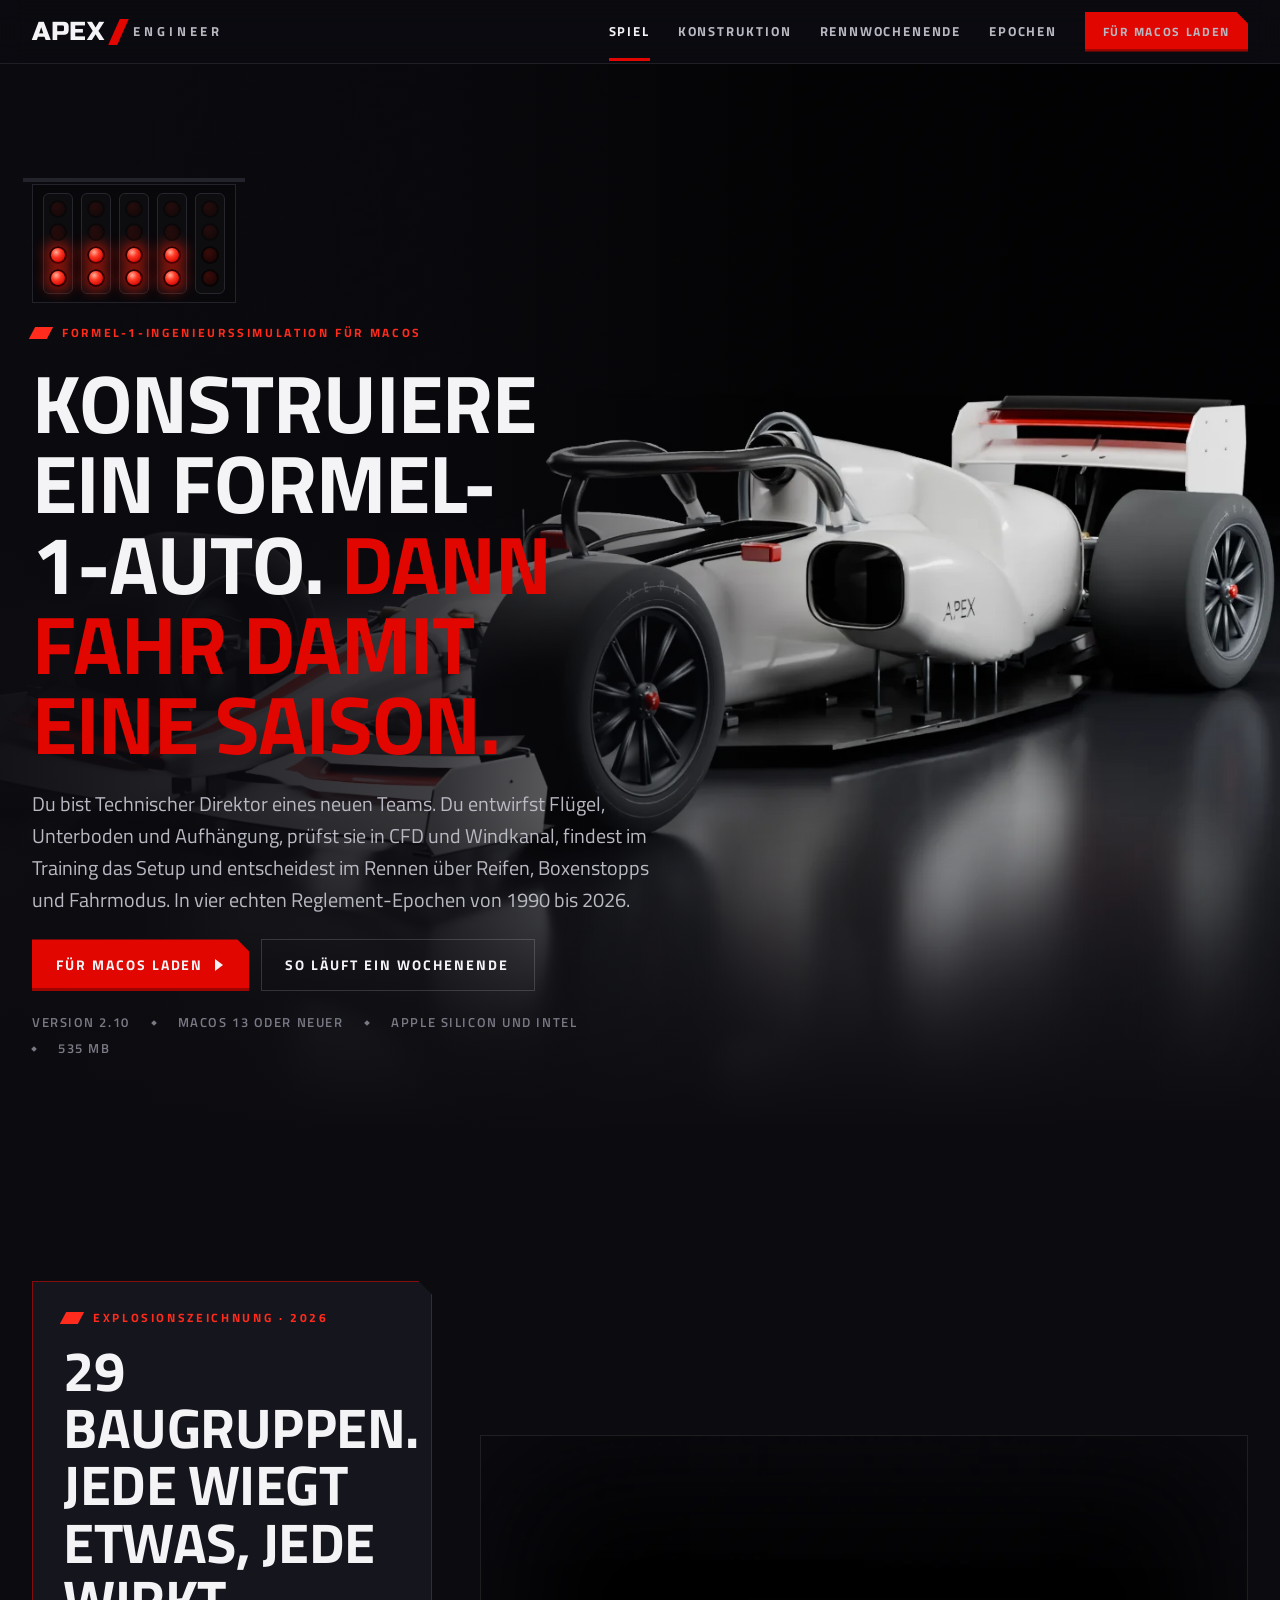
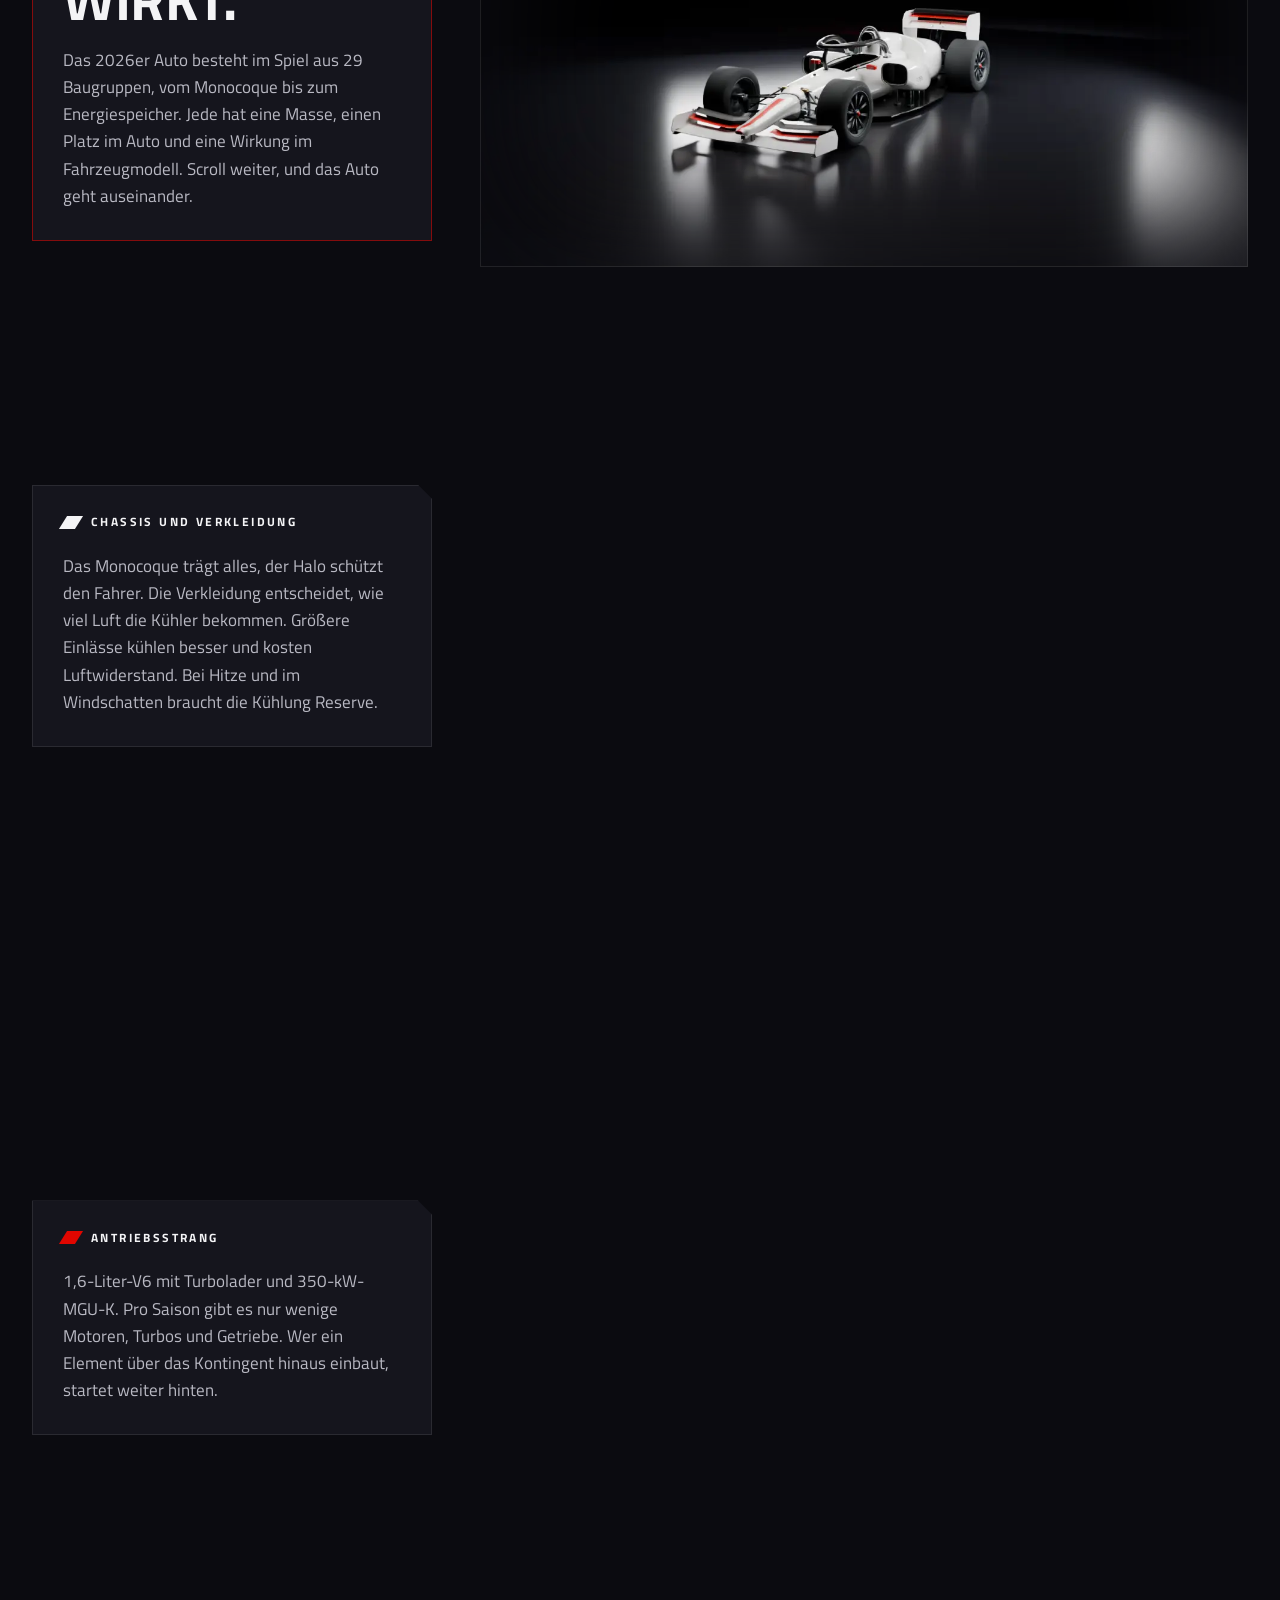
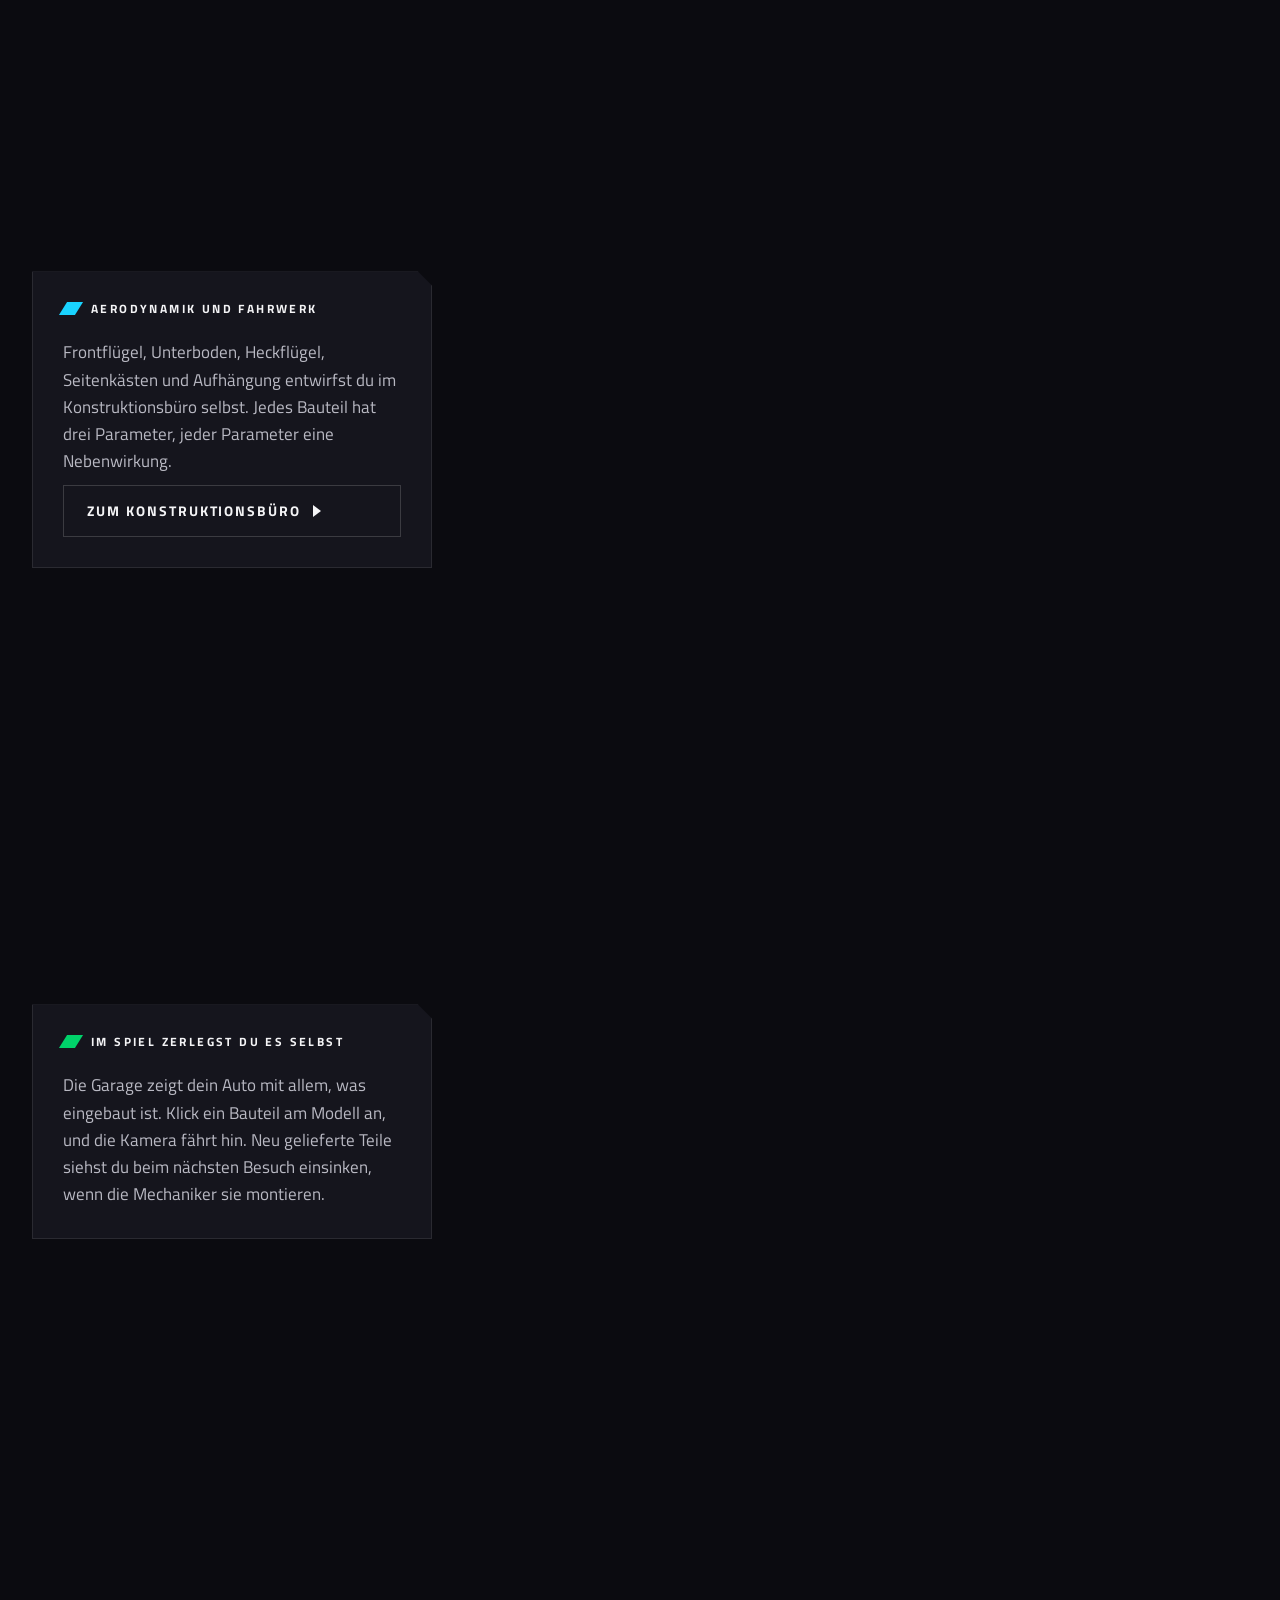
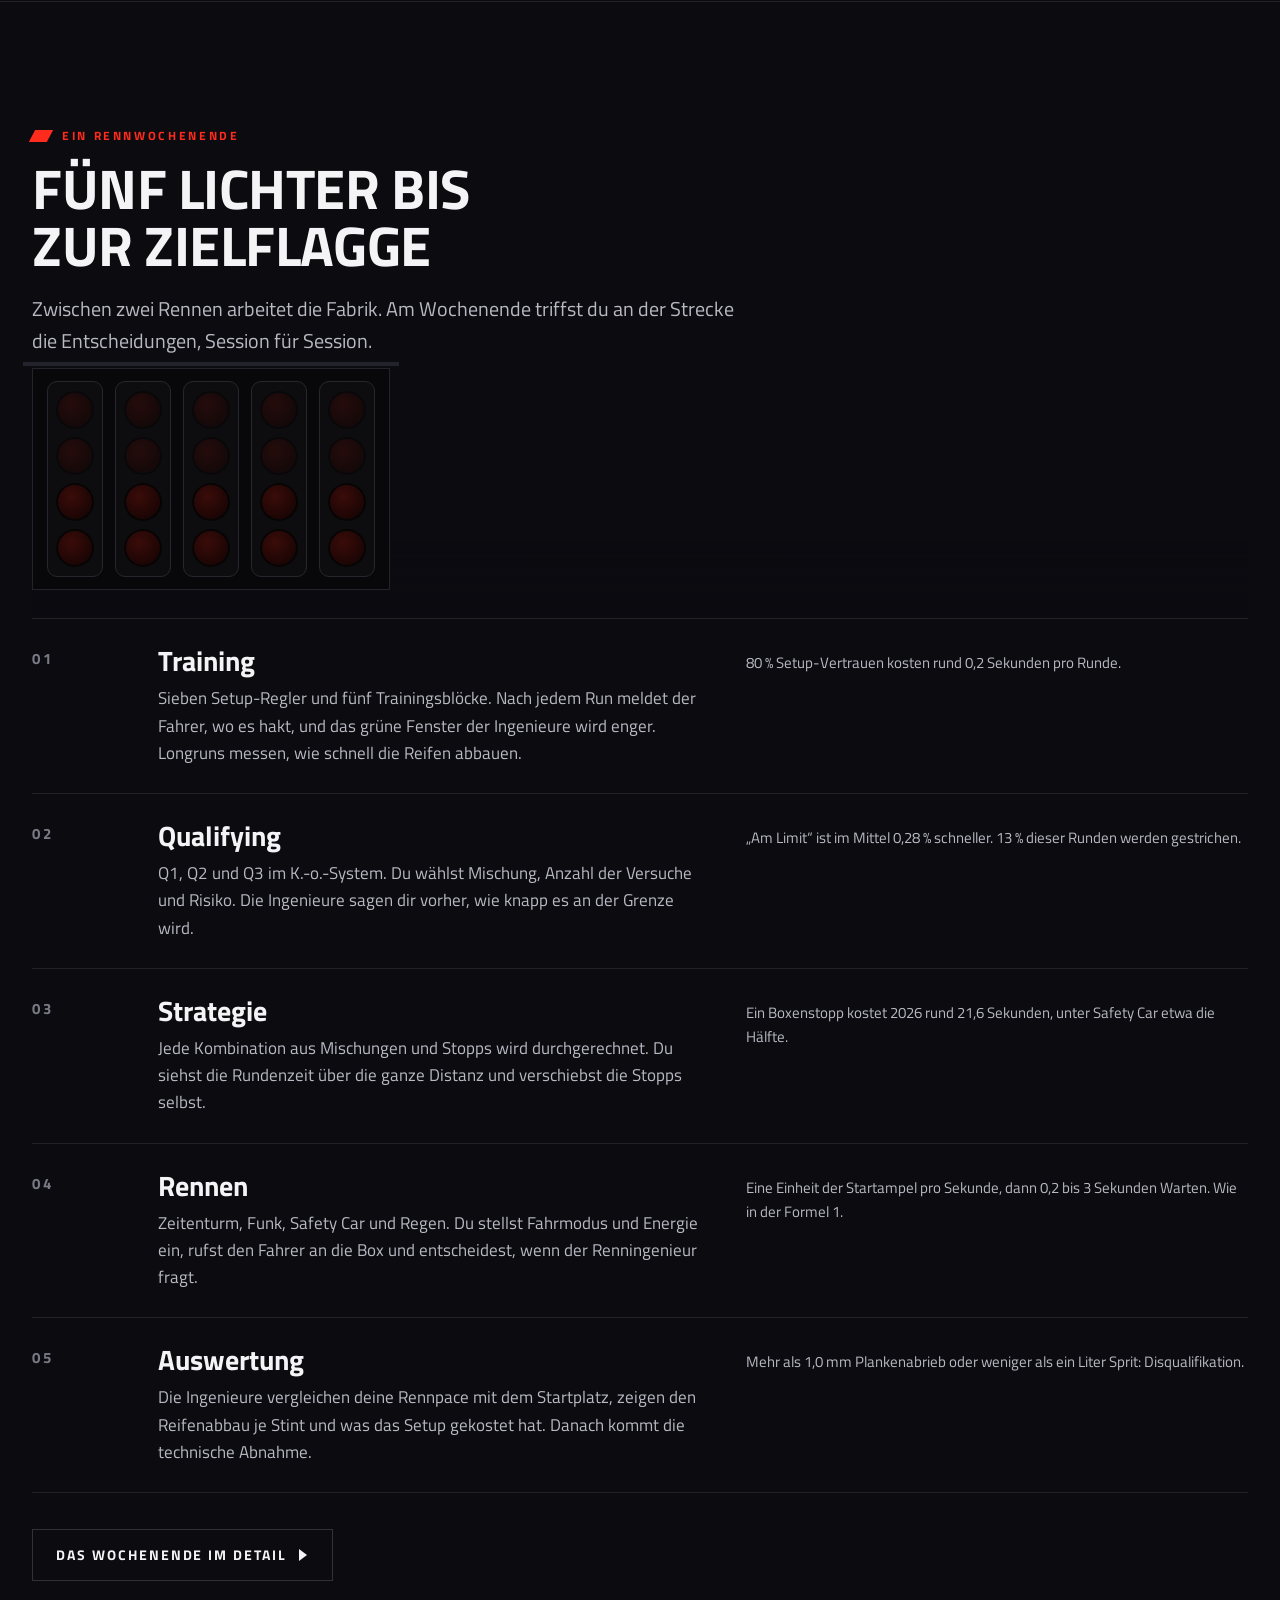
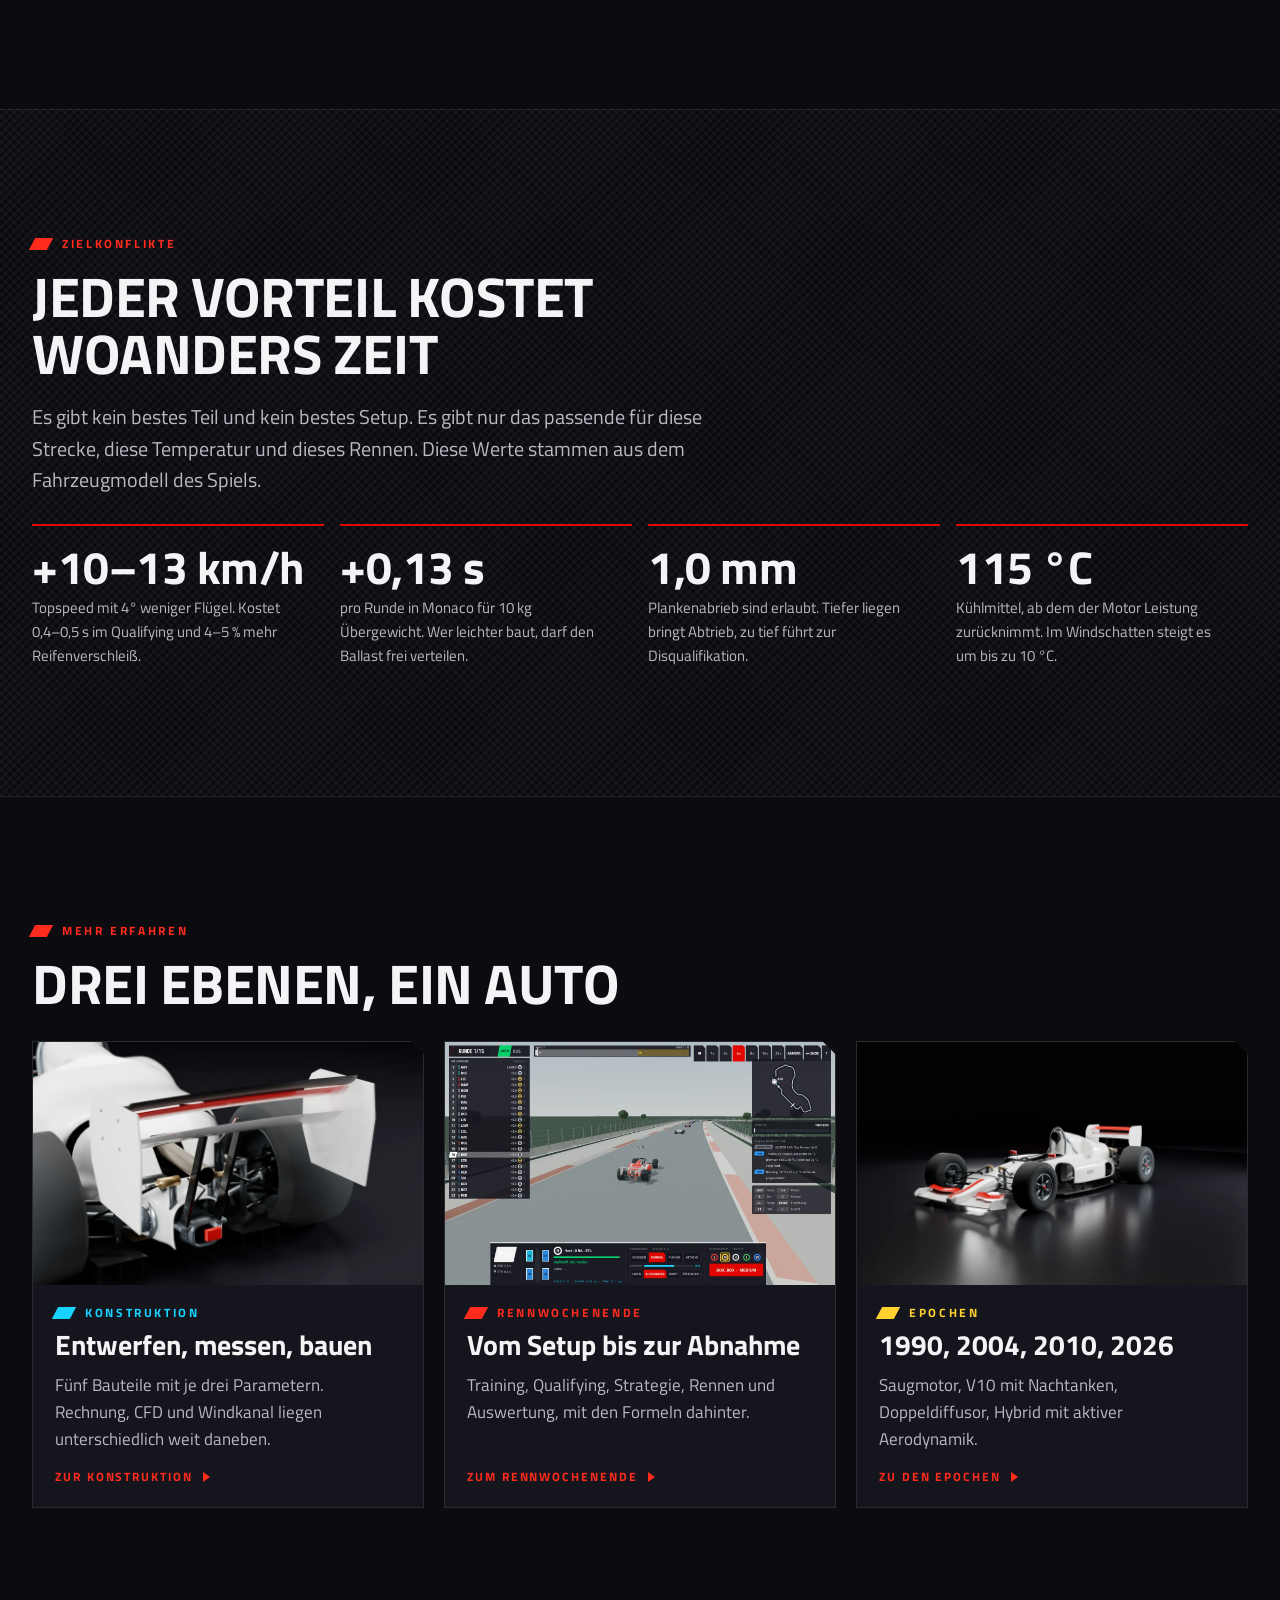
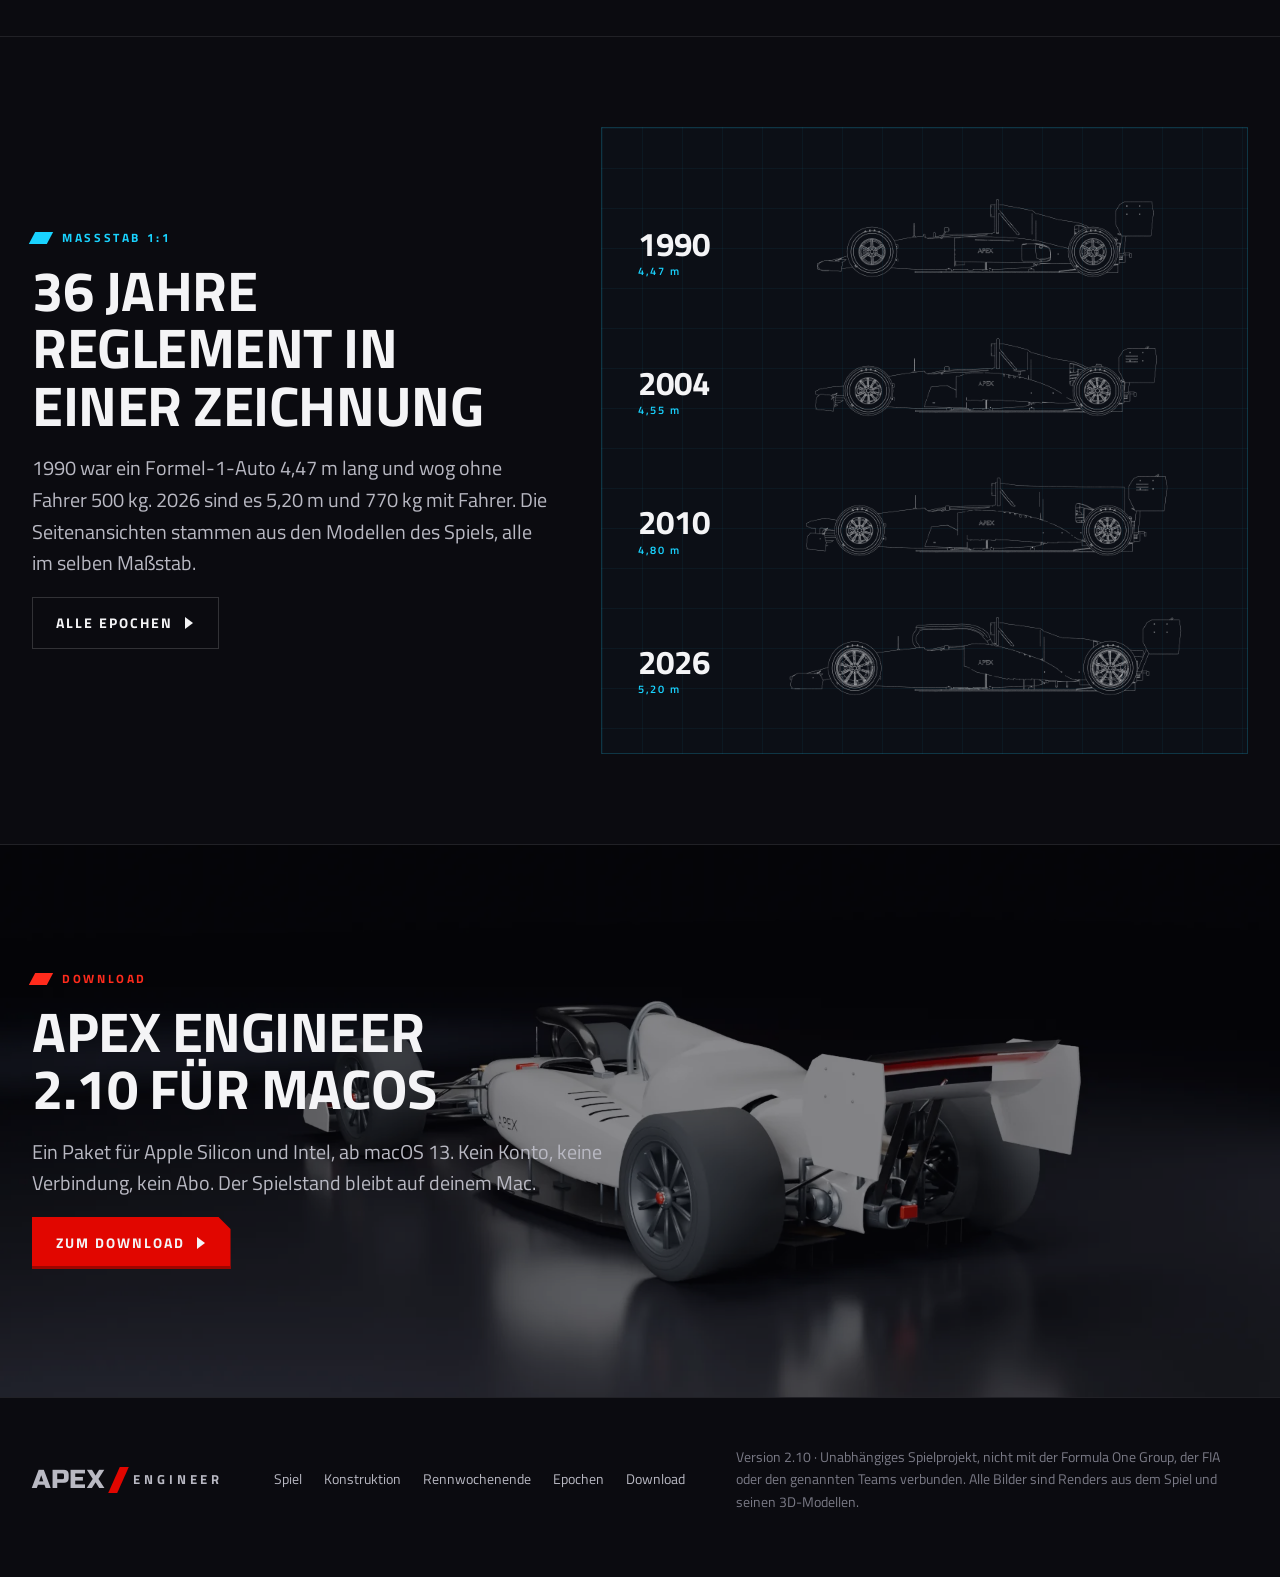
<file: index.html>
<!doctype html>
<html lang="de">
<head>
<meta charset="utf-8">
<meta name="viewport" content="width=device-width, initial-scale=1, viewport-fit=cover">
<title>APEX Engineer</title>
<meta name="claude:viewport-fit-sides" content="cover">
<meta name="description" content="Formel-1-Ingenieurssimulation für macOS: Bauteile entwerfen, in CFD und Windkanal testen, das Setup finden und das Rennen vom Kommandostand führen. Vier Epochen von 1990 bis 2026.">
<meta name="theme-color" content="#0b0b10">
<link rel="preconnect" href="https://fonts.googleapis.com"><link rel="preconnect" href="https://fonts.gstatic.com" crossorigin>
<link rel="stylesheet" href="https://fonts.googleapis.com/css2?family=JetBrains+Mono:wght@400;600&family=Russo+One&family=Titillium+Web:ital,wght@0,400;0,600;0,700;0,900;1,700&display=swap">
<link rel="stylesheet" href="assets/site.css">
<link rel="icon" href="assets/img/favicon.svg" type="image/svg+xml">
</head>
<body>
<header class="nav">
  <div class="wrap">
    <a class="logo" href="index.html" aria-label="APEX Engineer, Startseite"><span class="apex">APEX</span><span class="slash"></span><span class="eng">ENGINEER</span></a>
    <nav class="nav-links" aria-label="Hauptnavigation"><a href="index.html" aria-current="page">Spiel</a><a href="konstruktion.html">Konstruktion</a><a href="rennwochenende.html">Rennwochenende</a><a href="epochen.html">Epochen</a><a class="btn primary" href="download.html">Für macOS laden</a></nav>
    <button class="nav-toggle" type="button" aria-label="Menü" aria-expanded="false"><span></span></button>
    <nav class="nav-sheet" aria-label="Menü"><a href="index.html" aria-current="page">Spiel</a><a href="konstruktion.html">Konstruktion</a><a href="rennwochenende.html">Rennwochenende</a><a href="epochen.html">Epochen</a><a class="btn primary" href="download.html">Für macOS laden <i class="arrow"></i></a></nav>
  </div>
</header>
<main>

<section class="hero">
  <div class="hero-media">
    <picture>
      <source media="(max-width: 720px)" srcset="assets/img/hero-m.webp">
      <img src="assets/img/hero.webp" alt="Das 2026er Auto von APEX Engineer in Weiß und Rot im dunklen Studio" width="2560" height="1200" fetchpriority="high">
    </picture>
  </div>
  <div class="wrap">
    <div class="hero-copy">
      <div class="gantry" data-lights data-flash="#hero-title" aria-hidden="true">
        <div class="pod"><i class="lamp"></i><i class="lamp"></i><i class="lamp"></i><i class="lamp"></i></div>
        <div class="pod"><i class="lamp"></i><i class="lamp"></i><i class="lamp"></i><i class="lamp"></i></div>
        <div class="pod"><i class="lamp"></i><i class="lamp"></i><i class="lamp"></i><i class="lamp"></i></div>
        <div class="pod"><i class="lamp"></i><i class="lamp"></i><i class="lamp"></i><i class="lamp"></i></div>
        <div class="pod"><i class="lamp"></i><i class="lamp"></i><i class="lamp"></i><i class="lamp"></i></div>
      </div>
      <span class="eyebrow">Formel-1-Ingenieurssimulation für macOS</span>
      <h1 id="hero-title" class="wipe">Konstruiere ein Formel-1-Auto. <span class="red">Dann fahr damit eine Saison.</span></h1>
      <p class="lead">Du bist Technischer Direktor eines neuen Teams. Du entwirfst Flügel, Unterboden und Aufhängung, prüfst sie in CFD und Windkanal, findest im Training das Setup und entscheidest im Rennen über Reifen, Boxenstopps und Fahrmodus. In vier echten Reglement-Epochen von 1990 bis 2026.</p>
      <div class="btns">
        <a class="btn primary" href="download.html">Für macOS laden <i class="arrow"></i></a>
        <a class="btn ghost" href="#ablauf">So läuft ein Wochenende</a>
      </div>
      <div class="spec-line"><span>Version 2.10</span><span>macOS 13 oder neuer</span><span>Apple Silicon und Intel</span><span>535 MB</span></div>
    </div>
  </div>
</section>

<section class="band scrub" data-scrub data-frames="48" data-pattern="assets/img/seq/x###.webp" data-labels="assets/img/seq/labels.json"
  data-names='{"front_wing":"Frontflügel","nose":"Nase","monocoque":"Monocoque","bodywork":"Verkleidung","floor":"Unterboden","engine":"V6-Turbo","gearbox":"Getriebe","rear_wing":"Heckflügel","front_suspension":"Aufhängung","battery":"Energiespeicher","turbo":"Turbolader","cooling":"Kühler","halo":"Halo"}'>
  <div class="wrap">
    <div class="scrub-grid">
      <div class="scrub-steps">
        <div class="scrub-step" data-tags="">
          <div class="panel stack">
            <span class="eyebrow">Explosionszeichnung · 2026</span>
            <h2 class="rise">29 Baugruppen. Jede wiegt etwas, jede wirkt.</h2>
            <p class="muted">Das 2026er Auto besteht im Spiel aus 29 Baugruppen, vom Monocoque bis zum Energiespeicher. Jede hat eine Masse, einen Platz im Auto und eine Wirkung im Fahrzeugmodell. Scroll weiter, und das Auto geht auseinander.</p>
          </div>
        </div>
        <div class="scrub-step" data-tags="monocoque bodywork halo">
          <div class="panel stack sm" style="--flash: var(--fg)">
            <div class="panel-head">Chassis und Verkleidung</div>
            <p class="muted">Das Monocoque trägt alles, der Halo schützt den Fahrer. Die Verkleidung entscheidet, wie viel Luft die Kühler bekommen. Größere Einlässe kühlen besser und kosten Luftwiderstand. Bei Hitze und im Windschatten braucht die Kühlung Reserve.</p>
          </div>
        </div>
        <div class="scrub-step" data-tags="engine gearbox battery turbo cooling">
          <div class="panel stack sm" style="--flash: var(--red)">
            <div class="panel-head">Antriebsstrang</div>
            <p class="muted">1,6-Liter-V6 mit Turbolader und 350-kW-MGU-K. Pro Saison gibt es nur wenige Motoren, Turbos und Getriebe. Wer ein Element über das Kontingent hinaus einbaut, startet weiter hinten.</p>
          </div>
        </div>
        <div class="scrub-step" data-tags="front_wing rear_wing floor nose front_suspension">
          <div class="panel stack sm" style="--flash: var(--cyan)">
            <div class="panel-head">Aerodynamik und Fahrwerk</div>
            <p class="muted">Frontflügel, Unterboden, Heckflügel, Seitenkästen und Aufhängung entwirfst du im Konstruktionsbüro selbst. Jedes Bauteil hat drei Parameter, jeder Parameter eine Nebenwirkung.</p>
            <a class="btn ghost" href="konstruktion.html">Zum Konstruktionsbüro <i class="arrow"></i></a>
          </div>
        </div>
        <div class="scrub-step" data-tags="front_wing nose monocoque bodywork floor engine gearbox rear_wing">
          <div class="panel stack sm" style="--flash: var(--green)">
            <div class="panel-head">Im Spiel zerlegst du es selbst</div>
            <p class="muted">Die Garage zeigt dein Auto mit allem, was eingebaut ist. Klick ein Bauteil am Modell an, und die Kamera fährt hin. Neu gelieferte Teile siehst du beim nächsten Besuch einsinken, wenn die Mechaniker sie montieren.</p>
          </div>
        </div>
      </div>
      <div class="scrub-stage">
        <div class="scrub-frame">
          <img src="assets/img/seq/x047.webp" alt="Explosionszeichnung des 2026er Autos: Chassis angehoben, Verkleidung darüber, Antriebsstrang nach hinten aufgereiht" loading="lazy">
          <canvas hidden aria-hidden="true"></canvas>
        </div>
      </div>
    </div>
  </div>
</section>

<section class="band" id="ablauf" data-flow>
  <div class="wrap">
    <div class="stack" style="max-width: 760px">
      <span class="eyebrow">Ein Rennwochenende</span>
      <h2 class="rise">Fünf Lichter bis zur Zielflagge</h2>
      <p class="lead">Zwischen zwei Rennen arbeitet die Fabrik. Am Wochenende triffst du an der Strecke die Entscheidungen, Session für Session.</p>
    </div>
    <div class="sticky-gantry" aria-hidden="true">
      <div class="gantry gantry-big">
        <div class="pod"><i class="lamp"></i><i class="lamp"></i><i class="lamp"></i><i class="lamp"></i></div>
        <div class="pod"><i class="lamp"></i><i class="lamp"></i><i class="lamp"></i><i class="lamp"></i></div>
        <div class="pod"><i class="lamp"></i><i class="lamp"></i><i class="lamp"></i><i class="lamp"></i></div>
        <div class="pod"><i class="lamp"></i><i class="lamp"></i><i class="lamp"></i><i class="lamp"></i></div>
        <div class="pod"><i class="lamp"></i><i class="lamp"></i><i class="lamp"></i><i class="lamp"></i></div>
      </div>
    </div>
    <div class="flow">
      <div class="flow-row">
        <span class="idx">01</span>
        <div><h3>Training</h3><p class="muted">Sieben Setup-Regler und fünf Trainingsblöcke. Nach jedem Run meldet der Fahrer, wo es hakt, und das grüne Fenster der Ingenieure wird enger. Longruns messen, wie schnell die Reifen abbauen.</p></div>
        <p class="detail">80 % Setup-Vertrauen kosten rund 0,2 Sekunden pro Runde.</p>
      </div>
      <div class="flow-row">
        <span class="idx">02</span>
        <div><h3>Qualifying</h3><p class="muted">Q1, Q2 und Q3 im K.-o.-System. Du wählst Mischung, Anzahl der Versuche und Risiko. Die Ingenieure sagen dir vorher, wie knapp es an der Grenze wird.</p></div>
        <p class="detail">„Am Limit“ ist im Mittel 0,28 % schneller. 13 % dieser Runden werden gestrichen.</p>
      </div>
      <div class="flow-row">
        <span class="idx">03</span>
        <div><h3>Strategie</h3><p class="muted">Jede Kombination aus Mischungen und Stopps wird durchgerechnet. Du siehst die Rundenzeit über die ganze Distanz und verschiebst die Stopps selbst.</p></div>
        <p class="detail">Ein Boxenstopp kostet 2026 rund 21,6 Sekunden, unter Safety Car etwa die Hälfte.</p>
      </div>
      <div class="flow-row">
        <span class="idx">04</span>
        <div><h3>Rennen</h3><p class="muted">Zeitenturm, Funk, Safety Car und Regen. Du stellst Fahrmodus und Energie ein, rufst den Fahrer an die Box und entscheidest, wenn der Renningenieur fragt.</p></div>
        <p class="detail">Eine Einheit der Startampel pro Sekunde, dann 0,2 bis 3 Sekunden Warten. Wie in der Formel 1.</p>
      </div>
      <div class="flow-row">
        <span class="idx">05</span>
        <div><h3>Auswertung</h3><p class="muted">Die Ingenieure vergleichen deine Rennpace mit dem Startplatz, zeigen den Reifenabbau je Stint und was das Setup gekostet hat. Danach kommt die technische Abnahme.</p></div>
        <p class="detail">Mehr als 1,0 mm Plankenabrieb oder weniger als ein Liter Sprit: Disqualifikation.</p>
      </div>
    </div>
    <div class="btns" style="margin-top: 36px"><a class="btn ghost" href="rennwochenende.html">Das Wochenende im Detail <i class="arrow"></i></a></div>
  </div>
</section>

<section class="band carbon">
  <div class="wrap stack lg">
    <div class="stack" style="max-width: 760px">
      <span class="eyebrow">Zielkonflikte</span>
      <h2 class="rise">Jeder Vorteil kostet woanders Zeit</h2>
      <p class="lead">Es gibt kein bestes Teil und kein bestes Setup. Es gibt nur das passende für diese Strecke, diese Temperatur und dieses Rennen. Diese Werte stammen aus dem Fahrzeugmodell des Spiels.</p>
    </div>
    <div class="grid-4">
      <div class="stat rise"><span class="v">+10–13 km/h</span><span class="k">Topspeed mit 4° weniger Flügel. Kostet 0,4–0,5 s im Qualifying und 4–5 % mehr Reifenverschleiß.</span></div>
      <div class="stat rise"><span class="v">+0,13 s</span><span class="k">pro Runde in Monaco für 10 kg Übergewicht. Wer leichter baut, darf den Ballast frei verteilen.</span></div>
      <div class="stat rise"><span class="v">1,0 mm</span><span class="k">Plankenabrieb sind erlaubt. Tiefer liegen bringt Abtrieb, zu tief führt zur Disqualifikation.</span></div>
      <div class="stat rise"><span class="v">115 °C</span><span class="k">Kühlmittel, ab dem der Motor Leistung zurücknimmt. Im Windschatten steigt es um bis zu 10 °C.</span></div>
    </div>
  </div>
</section>

<section class="band">
  <div class="wrap stack lg">
    <div class="stack" style="max-width: 760px">
      <span class="eyebrow">Mehr erfahren</span>
      <h2 class="rise">Drei Ebenen, ein Auto</h2>
    </div>
    <div class="grid-3">
      <a class="card-link rise" href="konstruktion.html">
        <div class="media"><img src="assets/img/detail-rearwing.webp" alt="Heckflügel und Beam Wing des 2026er Autos in Nahaufnahme" loading="lazy"></div>
        <div class="body"><span class="eyebrow cyan">Konstruktion</span><h3>Entwerfen, messen, bauen</h3><p class="muted">Fünf Bauteile mit je drei Parametern. Rechnung, CFD und Windkanal liegen unterschiedlich weit daneben.</p><span class="go">Zur Konstruktion</span></div>
      </a>
      <a class="card-link rise" href="rennwochenende.html">
        <div class="media"><img src="assets/img/ui-race.webp" alt="Spielszene: Rennen mit Zeitenturm, Streckenkarte und Cockpit-Anzeige" loading="lazy"></div>
        <div class="body"><span class="eyebrow">Rennwochenende</span><h3>Vom Setup bis zur Abnahme</h3><p class="muted">Training, Qualifying, Strategie, Rennen und Auswertung, mit den Formeln dahinter.</p><span class="go">Zum Rennwochenende</span></div>
      </a>
      <a class="card-link rise" href="epochen.html">
        <div class="media"><img src="assets/img/era-1990.webp" alt="Das 1990er Auto im Studio" loading="lazy"></div>
        <div class="body"><span class="eyebrow" style="color: var(--yellow)">Epochen</span><h3>1990, 2004, 2010, 2026</h3><p class="muted">Saugmotor, V10 mit Nachtanken, Doppeldiffusor, Hybrid mit aktiver Aerodynamik.</p><span class="go">Zu den Epochen</span></div>
      </a>
    </div>
  </div>
</section>

<section class="band tight">
  <div class="wrap stack lg">
    <div class="grid-2 wide-right">
      <div class="stack">
        <span class="eyebrow cyan">Maßstab 1:1</span>
        <h2 class="rise">36 Jahre Reglement in einer Zeichnung</h2>
        <p class="lead">1990 war ein Formel-1-Auto 4,47 m lang und wog ohne Fahrer 500 kg. 2026 sind es 5,20 m und 770 kg mit Fahrer. Die Seitenansichten stammen aus den Modellen des Spiels, alle im selben Maßstab.</p>
        <div class="btns"><a class="btn ghost" href="epochen.html">Alle Epochen <i class="arrow"></i></a></div>
      </div>
      <div class="bp bp-stack">
        <div class="bp-row" data-slide><span class="yr">1990<small>4,47 m</small></span><img src="assets/img/bp-side-1990.webp" alt="Seitenansicht 1990 als Linienzeichnung" loading="lazy"></div>
        <div class="bp-row" data-slide><span class="yr">2004<small>4,55 m</small></span><img src="assets/img/bp-side-2004.webp" alt="Seitenansicht 2004 als Linienzeichnung" loading="lazy"></div>
        <div class="bp-row" data-slide><span class="yr">2010<small>4,80 m</small></span><img src="assets/img/bp-side-2010.webp" alt="Seitenansicht 2010 als Linienzeichnung" loading="lazy"></div>
        <div class="bp-row" data-slide><span class="yr">2026<small>5,20 m</small></span><img src="assets/img/bp-side-2026.webp" alt="Seitenansicht 2026 als Linienzeichnung" loading="lazy"></div>
      </div>
    </div>
  </div>
</section>

<section class="band cta">
  <div class="bgimg"><img src="assets/img/rear.webp" alt="" loading="lazy"></div>
  <div class="wrap">
    <div class="stack" style="max-width: 620px">
      <span class="eyebrow">Download</span>
      <h2 class="rise">APEX Engineer 2.10 für macOS</h2>
      <p class="lead">Ein Paket für Apple Silicon und Intel, ab macOS 13. Kein Konto, keine Verbindung, kein Abo. Der Spielstand bleibt auf deinem Mac.</p>
      <div class="btns"><a class="btn primary" href="download.html">Zum Download <i class="arrow"></i></a></div>
    </div>
  </div>
</section>

</main>
<footer class="footer">
  <div class="wrap">
    <a class="logo" href="index.html"><span class="apex">APEX</span><span class="slash"></span><span class="eng">ENGINEER</span></a>
    <nav aria-label="Fußzeile"><a href="index.html">Spiel</a><a href="konstruktion.html">Konstruktion</a><a href="rennwochenende.html">Rennwochenende</a><a href="epochen.html">Epochen</a><a href="download.html">Download</a></nav>
    <p class="small">Version 2.10 · Unabhängiges Spielprojekt, nicht mit der Formula One Group, der FIA oder den genannten Teams verbunden. Alle Bilder sind Renders aus dem Spiel und seinen 3D-Modellen.</p>
  </div>
</footer>
<script src="assets/site.js"></script>
</body>
</html>
</file>
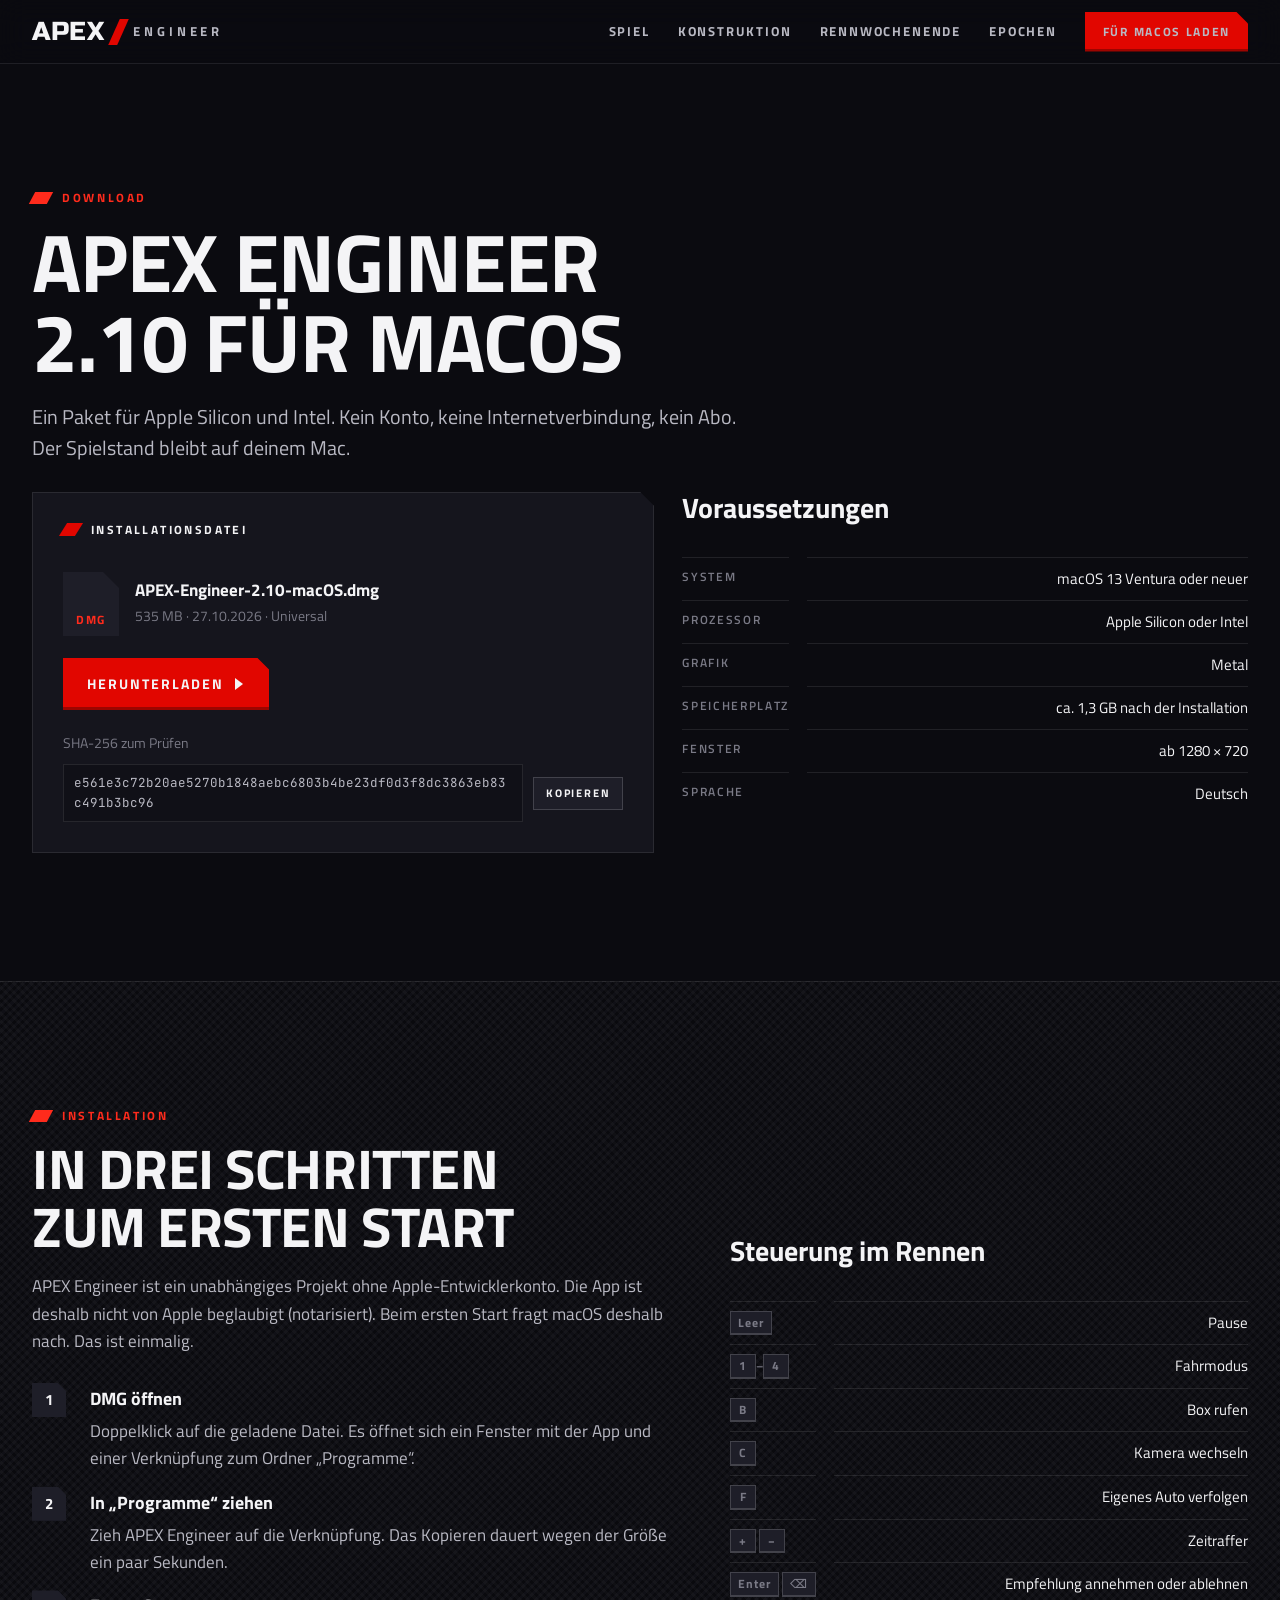
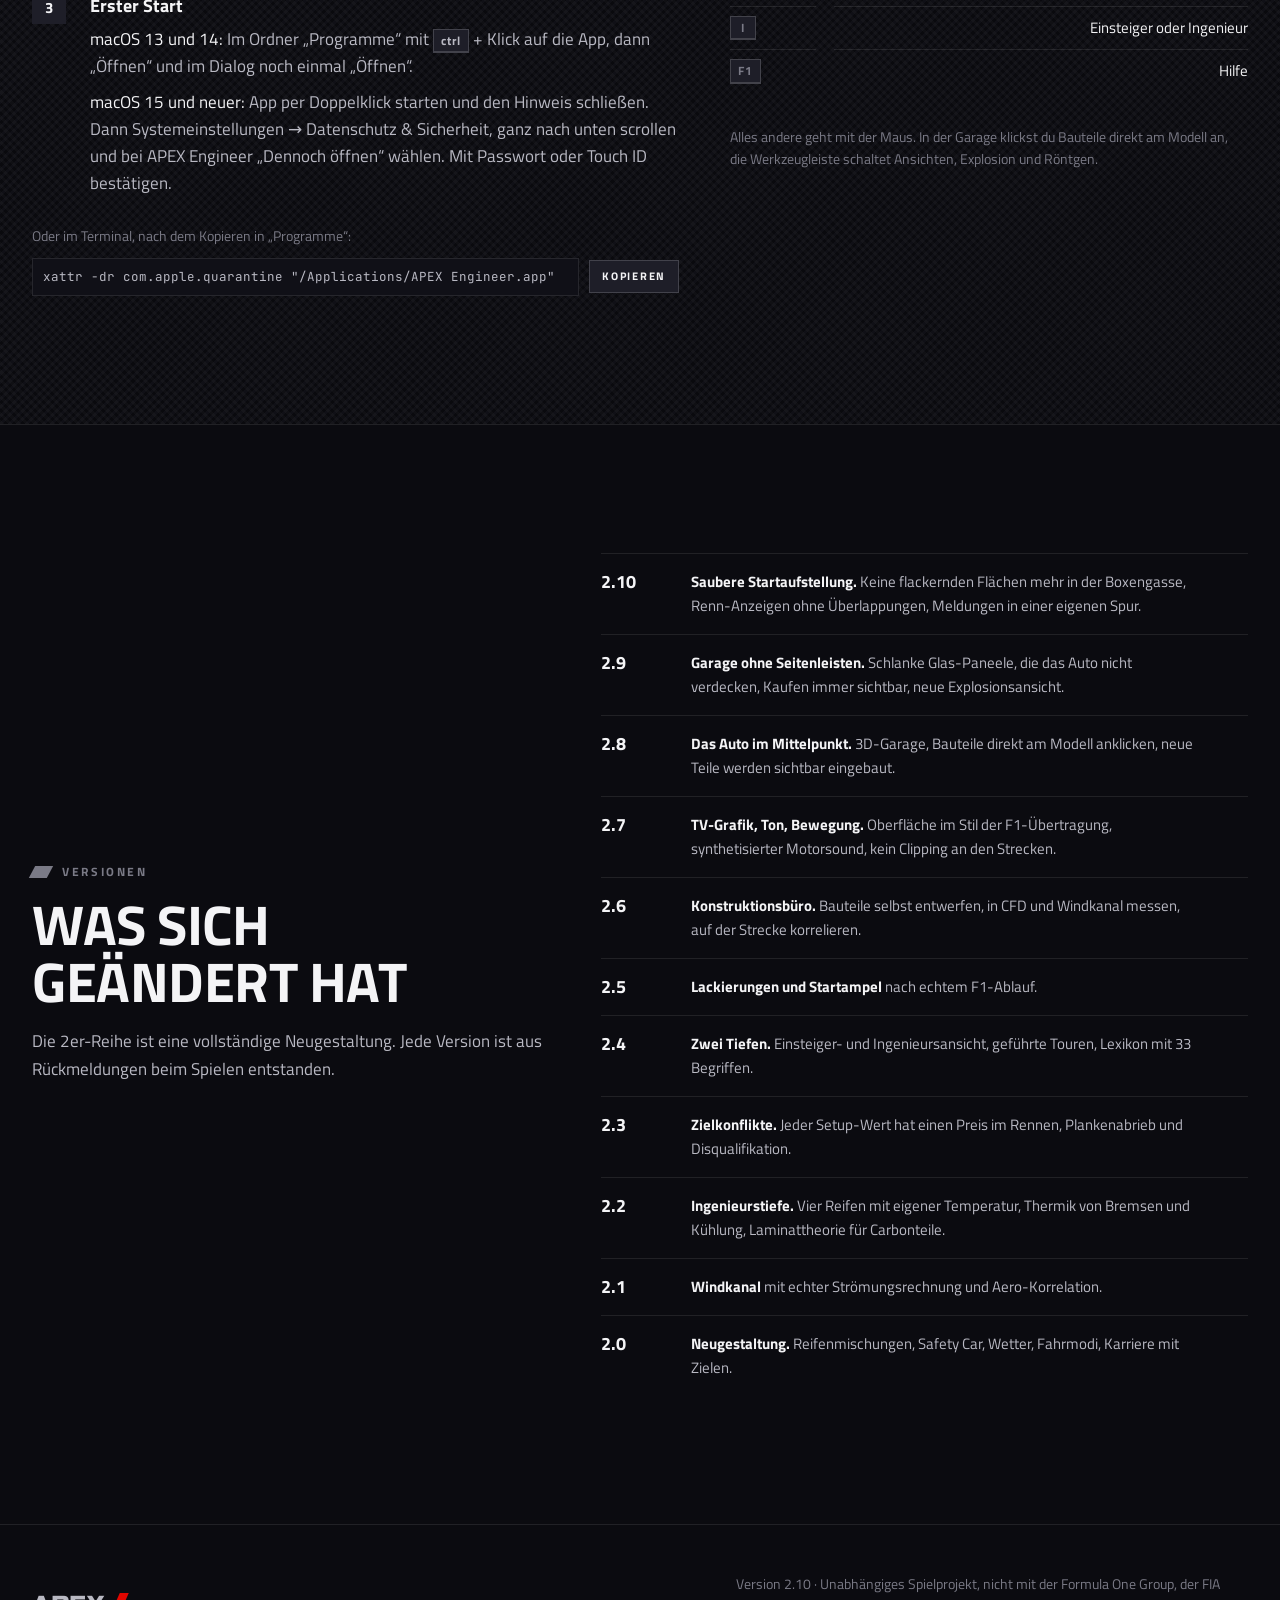
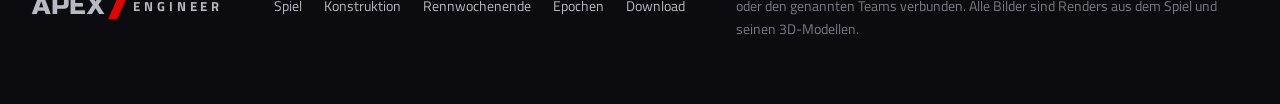
<file: download.html>
<!doctype html>
<html lang="de">
<head>
<meta charset="utf-8">
<meta name="viewport" content="width=device-width, initial-scale=1, viewport-fit=cover">
<title>Download · APEX Engineer</title>
<meta name="claude:viewport-fit-sides" content="cover">
<meta name="description" content="APEX Engineer für macOS laden: ein Paket für Apple Silicon und Intel ab macOS 13, Installation, erster Start und Versionsgeschichte.">
<meta name="theme-color" content="#0b0b10">
<link rel="preconnect" href="https://fonts.googleapis.com"><link rel="preconnect" href="https://fonts.gstatic.com" crossorigin>
<link rel="stylesheet" href="https://fonts.googleapis.com/css2?family=JetBrains+Mono:wght@400;600&family=Russo+One&family=Titillium+Web:ital,wght@0,400;0,600;0,700;0,900;1,700&display=swap">
<link rel="stylesheet" href="assets/site.css">
<link rel="icon" href="assets/img/favicon.svg" type="image/svg+xml">
</head>
<body>
<header class="nav">
  <div class="wrap">
    <a class="logo" href="index.html" aria-label="APEX Engineer, Startseite"><span class="apex">APEX</span><span class="slash"></span><span class="eng">ENGINEER</span></a>
    <nav class="nav-links" aria-label="Hauptnavigation"><a href="index.html">Spiel</a><a href="konstruktion.html">Konstruktion</a><a href="rennwochenende.html">Rennwochenende</a><a href="epochen.html">Epochen</a><a class="btn primary" href="download.html">Für macOS laden</a></nav>
    <button class="nav-toggle" type="button" aria-label="Menü" aria-expanded="false"><span></span></button>
    <nav class="nav-sheet" aria-label="Menü"><a href="index.html">Spiel</a><a href="konstruktion.html">Konstruktion</a><a href="rennwochenende.html">Rennwochenende</a><a href="epochen.html">Epochen</a><a class="btn primary" href="download.html">Für macOS laden <i class="arrow"></i></a></nav>
  </div>
</header>
<main>

<section class="band dl-band">
  <div class="wrap stack lg">
    <div class="stack" style="max-width: 760px">
      <span class="eyebrow">Download</span>
      <h1 class="wipe">APEX Engineer 2.10 für macOS</h1>
      <p class="lead">Ein Paket für Apple Silicon und Intel. Kein Konto, keine Internetverbindung, kein Abo. Der Spielstand bleibt auf deinem Mac.</p>
    </div>
    <div class="dl">
      <div class="panel stack dl-card">
        <div class="panel-head">Installationsdatei</div>
        <div class="dl-file">
          <span class="dl-icon" aria-hidden="true">DMG</span>
          <div><b>APEX-Engineer-2.10-macOS.dmg</b><span class="small">535 MB · 27.10.2026 · Universal</span></div>
        </div>
        <div class="btns"><a class="btn primary" href="https://github.com/mateo-gepard/apex-engineer/releases/download/v2.10/APEX-Engineer-2.10-macOS.dmg" download>Herunterladen <i class="arrow"></i></a></div>
        
        <div class="stack sm">
          <span class="small">SHA-256 zum Prüfen</span>
          <div class="hash"><code id="sha">e561e3c72b20ae5270b1848aebc6803b4be23df0d3f8dc3863eb83c491b3bc96</code><button class="copy" type="button" data-copy="#sha">Kopieren</button></div>
        </div>
      </div>
      <div class="stack">
        <h3>Voraussetzungen</h3>
        <dl class="kv">
          <dt>System</dt><dd>macOS 13 Ventura oder neuer</dd>
          <dt>Prozessor</dt><dd>Apple Silicon oder Intel</dd>
          <dt>Grafik</dt><dd>Metal</dd>
          <dt>Speicherplatz</dt><dd>ca. 1,3 GB nach der Installation</dd>
          <dt>Fenster</dt><dd>ab 1280 × 720</dd>
          <dt>Sprache</dt><dd>Deutsch</dd>
        </dl>
      </div>
    </div>
  </div>
</section>

<section class="band carbon">
  <div class="wrap">
    <div class="grid-2 wide-left">
      <div class="stack lg">
        <div class="stack">
          <span class="eyebrow">Installation</span>
          <h2 class="rise">In drei Schritten zum ersten Start</h2>
          <p class="muted">APEX Engineer ist ein unabhängiges Projekt ohne Apple-Entwicklerkonto. Die App ist deshalb nicht von Apple beglaubigt (notarisiert). Beim ersten Start fragt macOS deshalb nach. Das ist einmalig.</p>
        </div>
        <ol class="steps">
          <li><div><b>DMG öffnen</b><p>Doppelklick auf die geladene Datei. Es öffnet sich ein Fenster mit der App und einer Verknüpfung zum Ordner „Programme“.</p></div></li>
          <li><div><b>In „Programme“ ziehen</b><p>Zieh APEX Engineer auf die Verknüpfung. Das Kopieren dauert wegen der Größe ein paar Sekunden.</p></div></li>
          <li><div><b>Erster Start</b>
            <p><em class="hi">macOS 13 und 14:</em> Im Ordner „Programme“ mit <span class="kbd">ctrl</span> + Klick auf die App, dann „Öffnen“ und im Dialog noch einmal „Öffnen“.</p>
            <p><em class="hi">macOS 15 und neuer:</em> App per Doppelklick starten und den Hinweis schließen. Dann Systemeinstellungen → Datenschutz &amp; Sicherheit, ganz nach unten scrollen und bei APEX Engineer „Dennoch öffnen“ wählen. Mit Passwort oder Touch ID bestätigen.</p>
          </div></li>
        </ol>
        <div class="stack sm">
          <span class="small">Oder im Terminal, nach dem Kopieren in „Programme“:</span>
          <div class="hash"><code id="xattr">xattr -dr com.apple.quarantine "/Applications/APEX Engineer.app"</code><button class="copy" type="button" data-copy="#xattr">Kopieren</button></div>
        </div>
      </div>
      <div class="stack">
        <h3>Steuerung im Rennen</h3>
        <dl class="kv keys">
          <dt><span class="kbd">Leer</span></dt><dd>Pause</dd>
          <dt><span class="kbd">1</span>–<span class="kbd">4</span></dt><dd>Fahrmodus</dd>
          <dt><span class="kbd">B</span></dt><dd>Box rufen</dd>
          <dt><span class="kbd">C</span></dt><dd>Kamera wechseln</dd>
          <dt><span class="kbd">F</span></dt><dd>Eigenes Auto verfolgen</dd>
          <dt><span class="kbd">+</span> <span class="kbd">−</span></dt><dd>Zeitraffer</dd>
          <dt><span class="kbd">Enter</span> <span class="kbd">⌫</span></dt><dd>Empfehlung annehmen oder ablehnen</dd>
          <dt><span class="kbd">I</span></dt><dd>Einsteiger oder Ingenieur</dd>
          <dt><span class="kbd">F1</span></dt><dd>Hilfe</dd>
        </dl>
        <p class="small">Alles andere geht mit der Maus. In der Garage klickst du Bauteile direkt am Modell an, die Werkzeugleiste schaltet Ansichten, Explosion und Röntgen.</p>
      </div>
    </div>
  </div>
</section>

<section class="band">
  <div class="wrap">
    <div class="grid-2 wide-right">
      <div class="stack">
        <span class="eyebrow dim">Versionen</span>
        <h2 class="rise">Was sich geändert hat</h2>
        <p class="muted">Die 2er-Reihe ist eine vollständige Neugestaltung. Jede Version ist aus Rückmeldungen beim Spielen entstanden.</p>
      </div>
      <ol class="timeline">
        <li><span class="v">2.10</span><p><b>Saubere Startaufstellung.</b> Keine flackernden Flächen mehr in der Boxengasse, Renn-Anzeigen ohne Überlappungen, Meldungen in einer eigenen Spur.</p></li>
        <li><span class="v">2.9</span><p><b>Garage ohne Seitenleisten.</b> Schlanke Glas-Paneele, die das Auto nicht verdecken, Kaufen immer sichtbar, neue Explosionsansicht.</p></li>
        <li><span class="v">2.8</span><p><b>Das Auto im Mittelpunkt.</b> 3D-Garage, Bauteile direkt am Modell anklicken, neue Teile werden sichtbar eingebaut.</p></li>
        <li><span class="v">2.7</span><p><b>TV-Grafik, Ton, Bewegung.</b> Oberfläche im Stil der F1-Übertragung, synthetisierter Motorsound, kein Clipping an den Strecken.</p></li>
        <li><span class="v">2.6</span><p><b>Konstruktionsbüro.</b> Bauteile selbst entwerfen, in CFD und Windkanal messen, auf der Strecke korrelieren.</p></li>
        <li><span class="v">2.5</span><p><b>Lackierungen und Startampel</b> nach echtem F1-Ablauf.</p></li>
        <li><span class="v">2.4</span><p><b>Zwei Tiefen.</b> Einsteiger- und Ingenieursansicht, geführte Touren, Lexikon mit 33 Begriffen.</p></li>
        <li><span class="v">2.3</span><p><b>Zielkonflikte.</b> Jeder Setup-Wert hat einen Preis im Rennen, Plankenabrieb und Disqualifikation.</p></li>
        <li><span class="v">2.2</span><p><b>Ingenieurstiefe.</b> Vier Reifen mit eigener Temperatur, Thermik von Bremsen und Kühlung, Laminattheorie für Carbonteile.</p></li>
        <li><span class="v">2.1</span><p><b>Windkanal</b> mit echter Strömungsrechnung und Aero-Korrelation.</p></li>
        <li><span class="v">2.0</span><p><b>Neugestaltung.</b> Reifenmischungen, Safety Car, Wetter, Fahrmodi, Karriere mit Zielen.</p></li>
      </ol>
    </div>
  </div>
</section>

</main>
<footer class="footer">
  <div class="wrap">
    <a class="logo" href="index.html"><span class="apex">APEX</span><span class="slash"></span><span class="eng">ENGINEER</span></a>
    <nav aria-label="Fußzeile"><a href="index.html">Spiel</a><a href="konstruktion.html">Konstruktion</a><a href="rennwochenende.html">Rennwochenende</a><a href="epochen.html">Epochen</a><a href="download.html">Download</a></nav>
    <p class="small">Version 2.10 · Unabhängiges Spielprojekt, nicht mit der Formula One Group, der FIA oder den genannten Teams verbunden. Alle Bilder sind Renders aus dem Spiel und seinen 3D-Modellen.</p>
  </div>
</footer>
<script src="assets/site.js"></script>
</body>
</html>
</file>
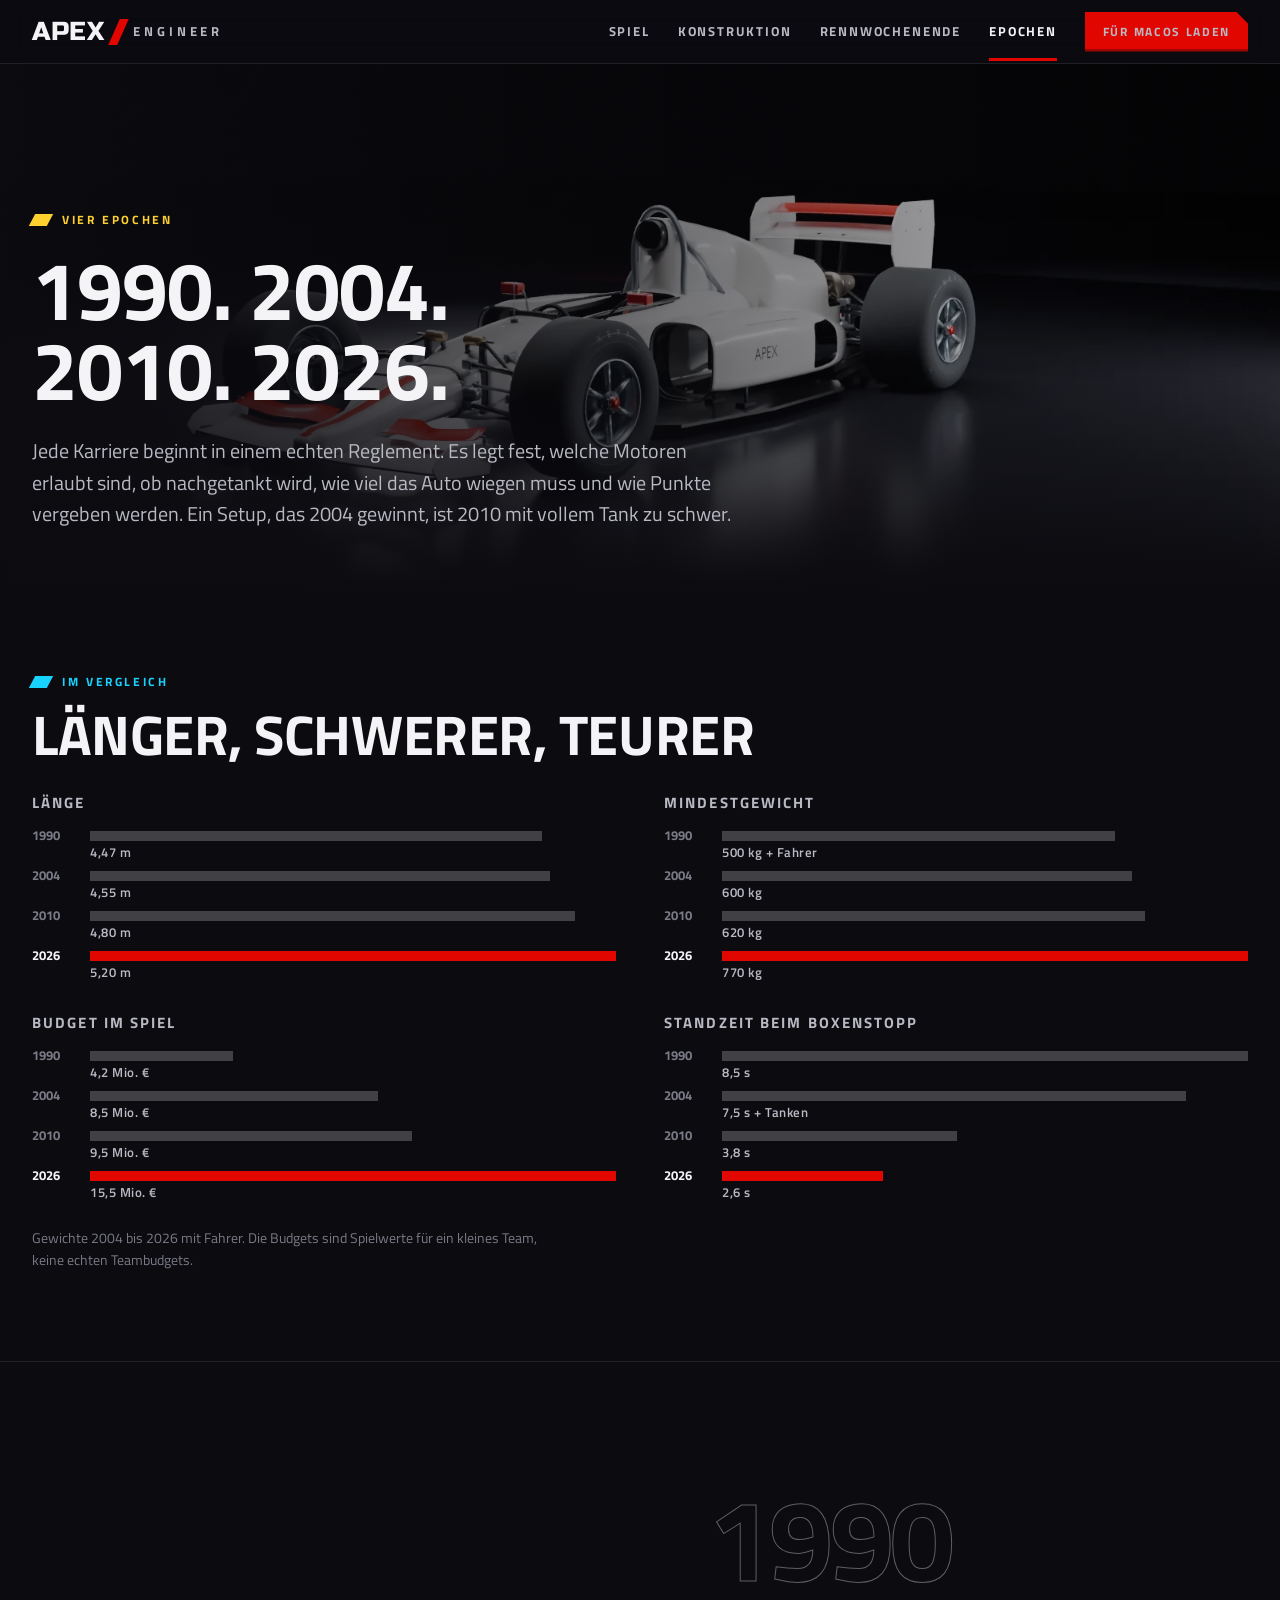
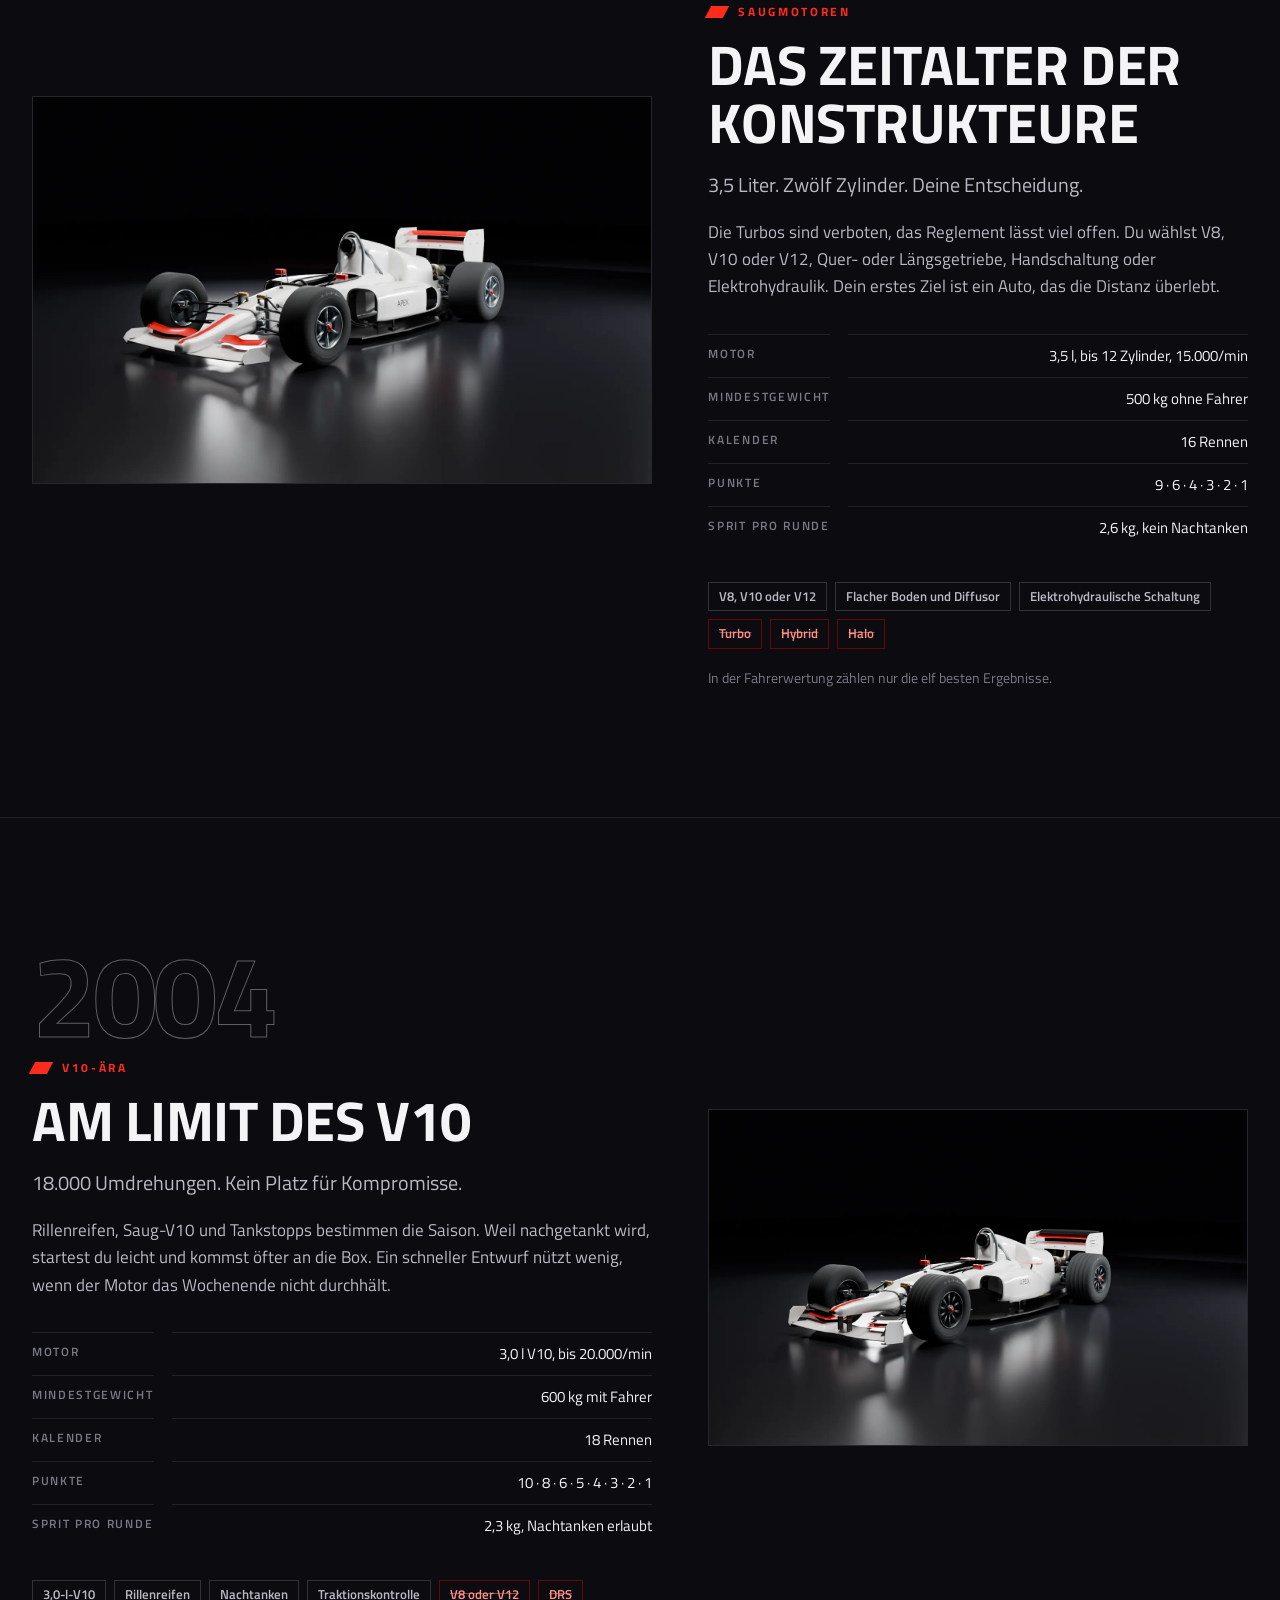
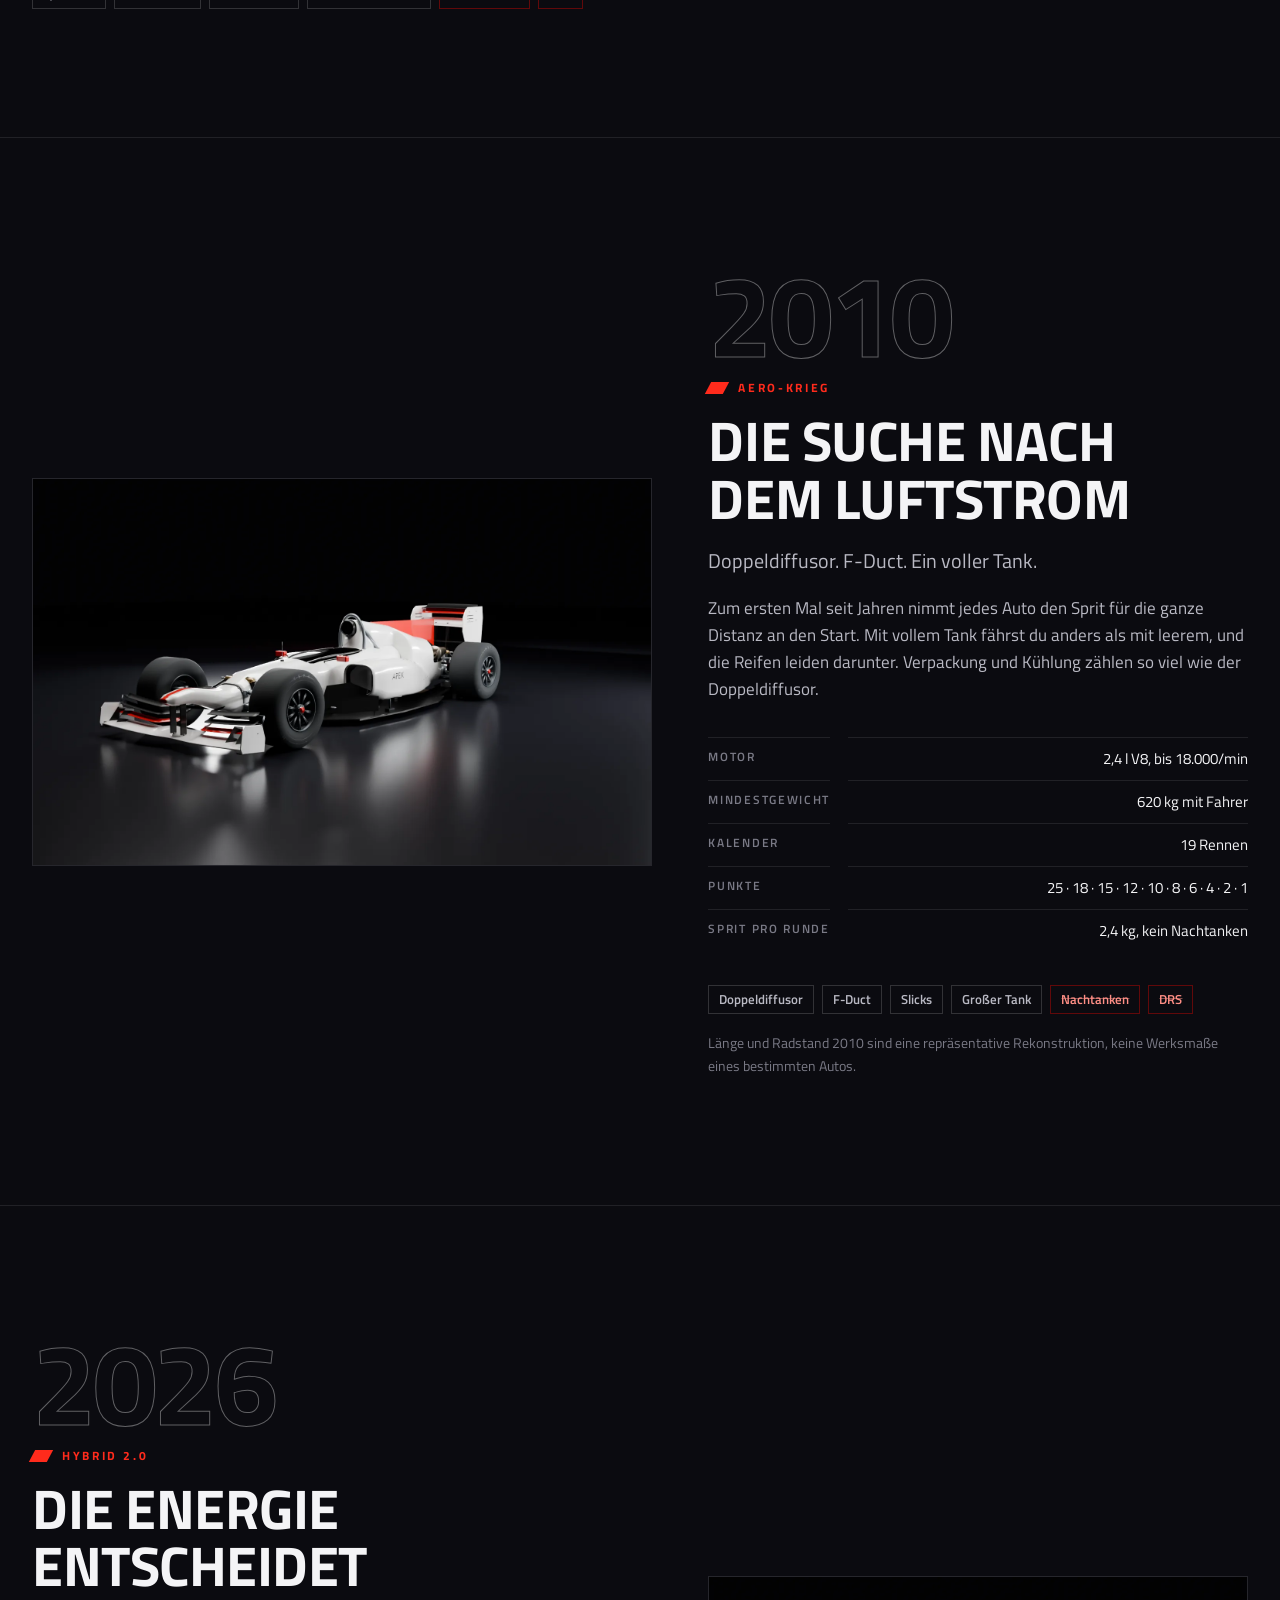
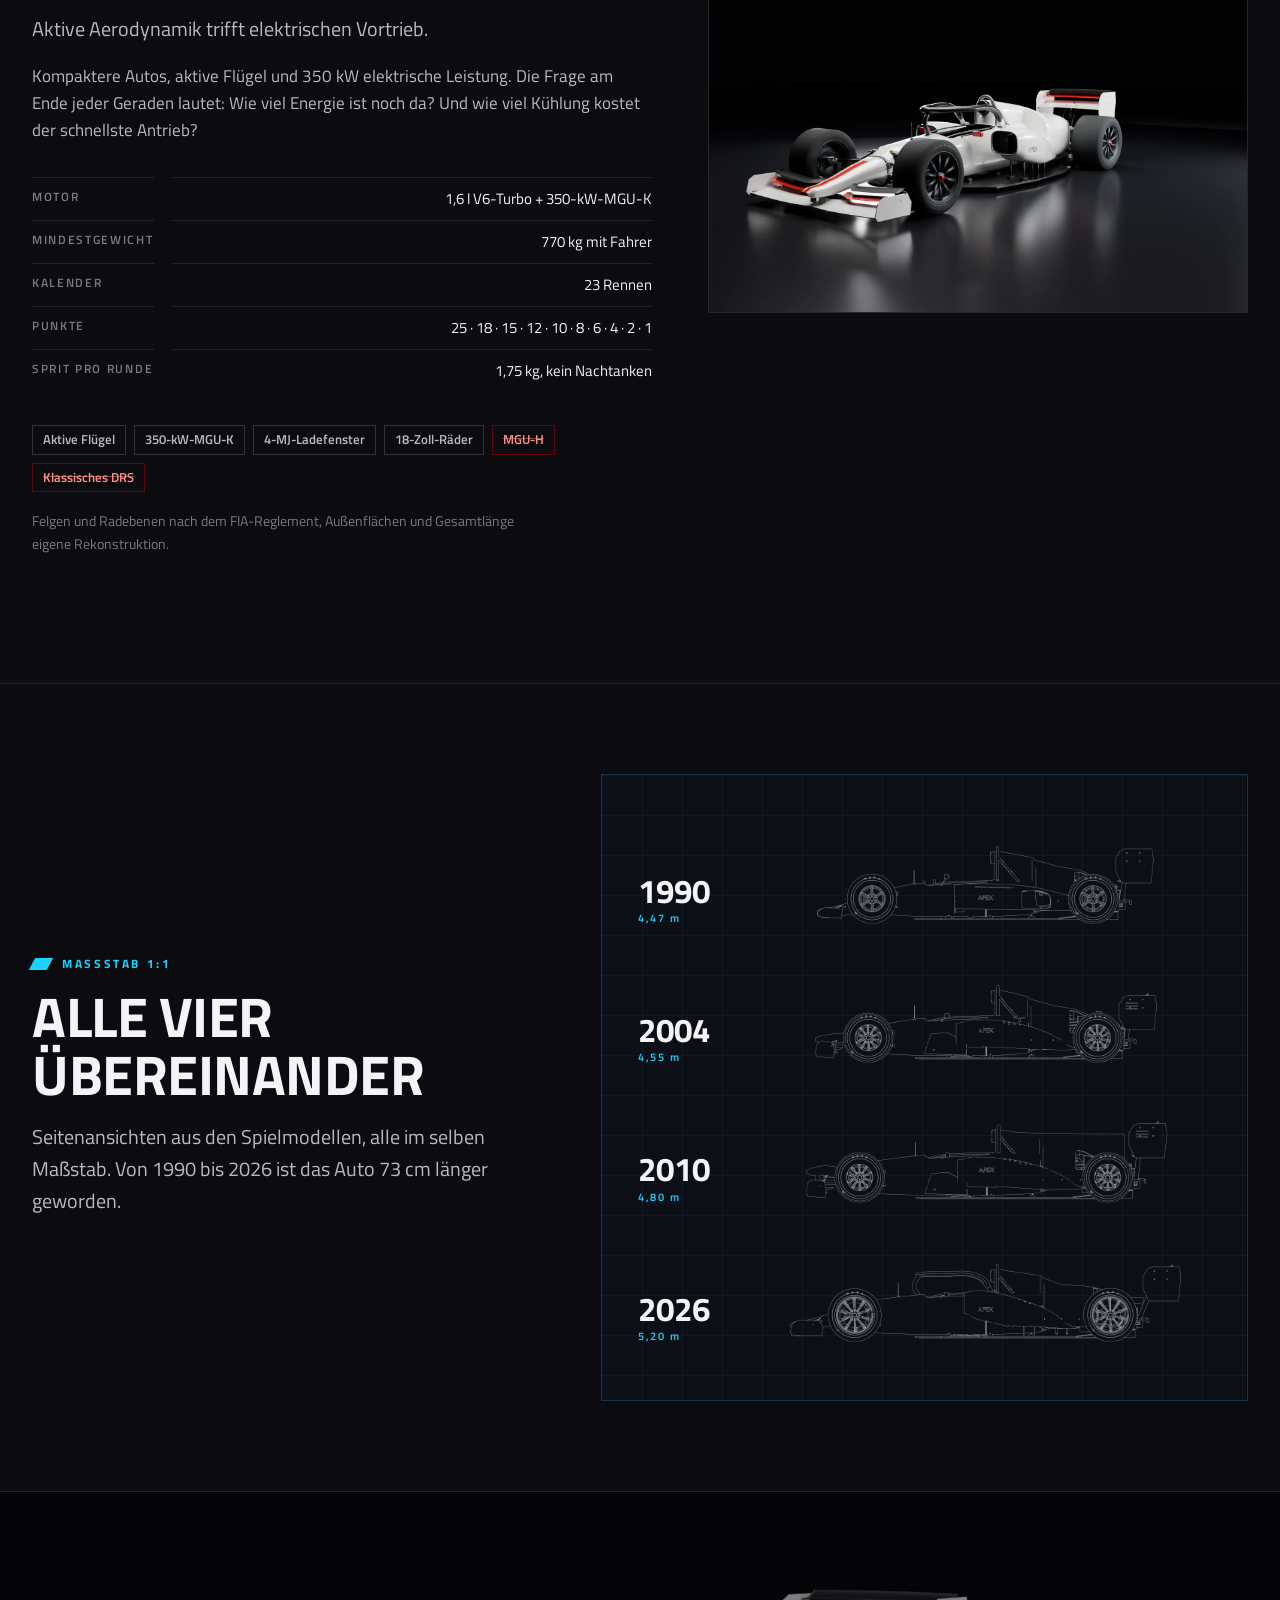
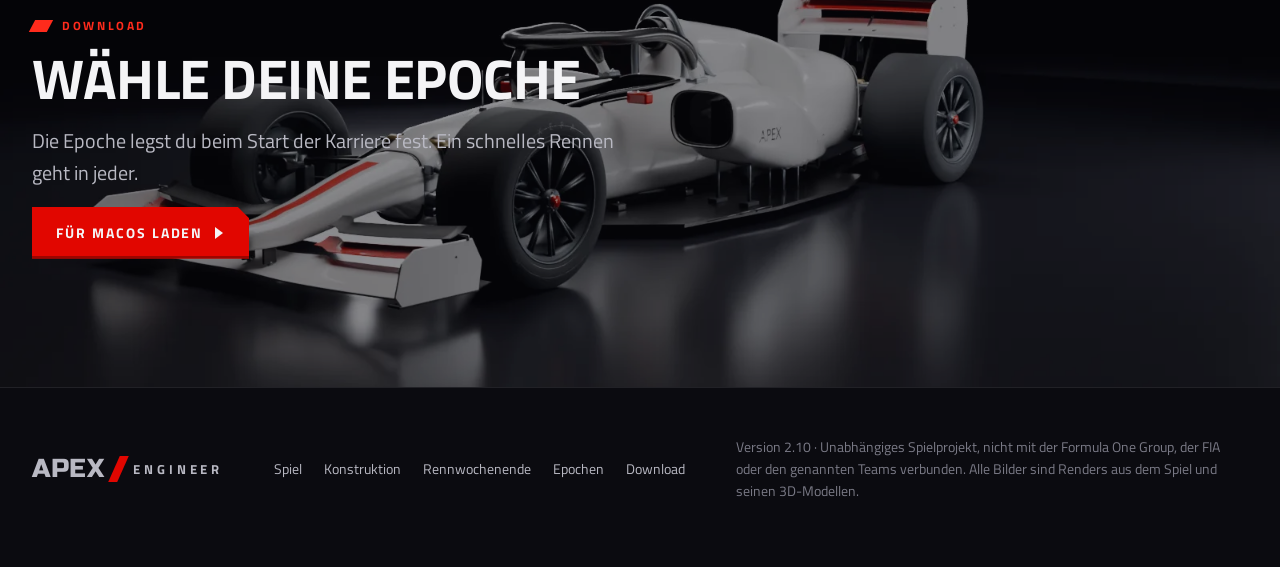
<file: epochen.html>
<!doctype html>
<html lang="de">
<head>
<meta charset="utf-8">
<meta name="viewport" content="width=device-width, initial-scale=1, viewport-fit=cover">
<title>Epochen · APEX Engineer</title>
<meta name="claude:viewport-fit-sides" content="cover">
<meta name="description" content="Vier Reglement-Epochen in APEX Engineer: 1990 mit V12, 2004 mit V10 und Nachtanken, 2010 mit Doppeldiffusor, 2026 mit aktiver Aerodynamik und 350-kW-Hybrid.">
<meta name="theme-color" content="#0b0b10">
<link rel="preconnect" href="https://fonts.googleapis.com"><link rel="preconnect" href="https://fonts.gstatic.com" crossorigin>
<link rel="stylesheet" href="https://fonts.googleapis.com/css2?family=JetBrains+Mono:wght@400;600&family=Russo+One&family=Titillium+Web:ital,wght@0,400;0,600;0,700;0,900;1,700&display=swap">
<link rel="stylesheet" href="assets/site.css">
<link rel="icon" href="assets/img/favicon.svg" type="image/svg+xml">
</head>
<body>
<header class="nav">
  <div class="wrap">
    <a class="logo" href="index.html" aria-label="APEX Engineer, Startseite"><span class="apex">APEX</span><span class="slash"></span><span class="eng">ENGINEER</span></a>
    <nav class="nav-links" aria-label="Hauptnavigation"><a href="index.html">Spiel</a><a href="konstruktion.html">Konstruktion</a><a href="rennwochenende.html">Rennwochenende</a><a href="epochen.html" aria-current="page">Epochen</a><a class="btn primary" href="download.html">Für macOS laden</a></nav>
    <button class="nav-toggle" type="button" aria-label="Menü" aria-expanded="false"><span></span></button>
    <nav class="nav-sheet" aria-label="Menü"><a href="index.html">Spiel</a><a href="konstruktion.html">Konstruktion</a><a href="rennwochenende.html">Rennwochenende</a><a href="epochen.html" aria-current="page">Epochen</a><a class="btn primary" href="download.html">Für macOS laden <i class="arrow"></i></a></nav>
  </div>
</header>
<main>

<section class="page-hero">
  <div class="hero-media"><img src="assets/img/era-1990.webp" alt="Das 1990er Auto mit flachem Boden und hoher Airbox im Studio" width="1600" height="1000" fetchpriority="high"></div>
  <div class="wrap">
    <div class="hero-copy">
      <span class="eyebrow" style="color: var(--yellow)">Vier Epochen</span>
      <h1 class="wipe">1990. 2004. 2010. 2026.</h1>
      <p class="lead">Jede Karriere beginnt in einem echten Reglement. Es legt fest, welche Motoren erlaubt sind, ob nachgetankt wird, wie viel das Auto wiegen muss und wie Punkte vergeben werden. Ein Setup, das 2004 gewinnt, ist 2010 mit vollem Tank zu schwer.</p>
    </div>
  </div>
</section>

<section class="band tight">
  <div class="wrap stack lg">
    <div class="stack" style="max-width: 760px">
      <span class="eyebrow cyan">Im Vergleich</span>
      <h2 class="rise">Länger, schwerer, teurer</h2>
    </div>
    <div class="bars-grid">
      <div class="bars rise">
        <h4>Länge</h4>
        <div class="bar"><span>1990</span><i style="--v: 86%"></i><b>4,47 m</b></div>
        <div class="bar"><span>2004</span><i style="--v: 87.4%"></i><b>4,55 m</b></div>
        <div class="bar"><span>2010</span><i style="--v: 92.3%"></i><b>4,80 m</b></div>
        <div class="bar now"><span>2026</span><i style="--v: 100%"></i><b>5,20 m</b></div>
      </div>
      <div class="bars rise">
        <h4>Mindestgewicht</h4>
        <div class="bar"><span>1990</span><i style="--v: 74.7%"></i><b>500 kg + Fahrer</b></div>
        <div class="bar"><span>2004</span><i style="--v: 77.9%"></i><b>600 kg</b></div>
        <div class="bar"><span>2010</span><i style="--v: 80.5%"></i><b>620 kg</b></div>
        <div class="bar now"><span>2026</span><i style="--v: 100%"></i><b>770 kg</b></div>
      </div>
      <div class="bars rise">
        <h4>Budget im Spiel</h4>
        <div class="bar"><span>1990</span><i style="--v: 27.1%"></i><b>4,2 Mio. €</b></div>
        <div class="bar"><span>2004</span><i style="--v: 54.8%"></i><b>8,5 Mio. €</b></div>
        <div class="bar"><span>2010</span><i style="--v: 61.3%"></i><b>9,5 Mio. €</b></div>
        <div class="bar now"><span>2026</span><i style="--v: 100%"></i><b>15,5 Mio. €</b></div>
      </div>
      <div class="bars rise">
        <h4>Standzeit beim Boxenstopp</h4>
        <div class="bar"><span>1990</span><i style="--v: 100%"></i><b>8,5 s</b></div>
        <div class="bar"><span>2004</span><i style="--v: 88.2%"></i><b>7,5 s + Tanken</b></div>
        <div class="bar"><span>2010</span><i style="--v: 44.7%"></i><b>3,8 s</b></div>
        <div class="bar now"><span>2026</span><i style="--v: 30.6%"></i><b>2,6 s</b></div>
      </div>
    </div>
    <p class="small">Gewichte 2004 bis 2026 mit Fahrer. Die Budgets sind Spielwerte für ein kleines Team, keine echten Teambudgets.</p>
  </div>
</section>

<section class="band era-band">
  <div class="wrap">
    <div class="era">
      <figure class="figure"><img src="assets/img/era-1990.webp" alt="Das 1990er Auto im Studio" width="1600" height="1000" loading="lazy"></figure>
      <div class="stack">
        <span class="era-year" aria-hidden="true">1990</span>
        <span class="eyebrow era-tag">Saugmotoren</span>
        <h2 class="rise">Das Zeitalter der Konstrukteure</h2>
        <p class="lead">3,5 Liter. Zwölf Zylinder. Deine Entscheidung.</p>
        <p class="muted">Die Turbos sind verboten, das Reglement lässt viel offen. Du wählst V8, V10 oder V12, Quer- oder Längsgetriebe, Handschaltung oder Elektrohydraulik. Dein erstes Ziel ist ein Auto, das die Distanz überlebt.</p>
        <dl class="kv">
          <dt>Motor</dt><dd>3,5 l, bis 12 Zylinder, 15.000/min</dd>
          <dt>Mindestgewicht</dt><dd>500 kg ohne Fahrer</dd>
          <dt>Kalender</dt><dd>16 Rennen</dd>
          <dt>Punkte</dt><dd>9 · 6 · 4 · 3 · 2 · 1</dd>
          <dt>Sprit pro Runde</dt><dd>2,6 kg, kein Nachtanken</dd>
        </dl>
        <div class="chips"><span class="chip">V8, V10 oder V12</span><span class="chip">Flacher Boden und Diffusor</span><span class="chip">Elektrohydraulische Schaltung</span><span class="chip no">Turbo</span><span class="chip no">Hybrid</span><span class="chip no">Halo</span></div>
        <p class="small">In der Fahrerwertung zählen nur die elf besten Ergebnisse.</p>
      </div>
    </div>
  </div>
</section>

<section class="band era-band">
  <div class="wrap">
    <div class="era flip">
      <figure class="figure"><img src="assets/img/era-2004.webp" alt="Das 2004er Auto im Studio" width="1600" height="1000" loading="lazy"></figure>
      <div class="stack">
        <span class="era-year" aria-hidden="true">2004</span>
        <span class="eyebrow era-tag">V10-Ära</span>
        <h2 class="rise">Am Limit des V10</h2>
        <p class="lead">18.000 Umdrehungen. Kein Platz für Kompromisse.</p>
        <p class="muted">Rillenreifen, Saug-V10 und Tankstopps bestimmen die Saison. Weil nachgetankt wird, startest du leicht und kommst öfter an die Box. Ein schneller Entwurf nützt wenig, wenn der Motor das Wochenende nicht durchhält.</p>
        <dl class="kv">
          <dt>Motor</dt><dd>3,0 l V10, bis 20.000/min</dd>
          <dt>Mindestgewicht</dt><dd>600 kg mit Fahrer</dd>
          <dt>Kalender</dt><dd>18 Rennen</dd>
          <dt>Punkte</dt><dd>10 · 8 · 6 · 5 · 4 · 3 · 2 · 1</dd>
          <dt>Sprit pro Runde</dt><dd>2,3 kg, Nachtanken erlaubt</dd>
        </dl>
        <div class="chips"><span class="chip">3,0-l-V10</span><span class="chip">Rillenreifen</span><span class="chip">Nachtanken</span><span class="chip">Traktionskontrolle</span><span class="chip no">V8 oder V12</span><span class="chip no">DRS</span></div>
      </div>
    </div>
  </div>
</section>

<section class="band era-band">
  <div class="wrap">
    <div class="era">
      <figure class="figure"><img src="assets/img/era-2010.webp" alt="Das 2010er Auto im Studio" width="1600" height="1000" loading="lazy"></figure>
      <div class="stack">
        <span class="era-year" aria-hidden="true">2010</span>
        <span class="eyebrow era-tag">Aero-Krieg</span>
        <h2 class="rise">Die Suche nach dem Luftstrom</h2>
        <p class="lead">Doppeldiffusor. F-Duct. Ein voller Tank.</p>
        <p class="muted">Zum ersten Mal seit Jahren nimmt jedes Auto den Sprit für die ganze Distanz an den Start. Mit vollem Tank fährst du anders als mit leerem, und die Reifen leiden darunter. Verpackung und Kühlung zählen so viel wie der Doppeldiffusor.</p>
        <dl class="kv">
          <dt>Motor</dt><dd>2,4 l V8, bis 18.000/min</dd>
          <dt>Mindestgewicht</dt><dd>620 kg mit Fahrer</dd>
          <dt>Kalender</dt><dd>19 Rennen</dd>
          <dt>Punkte</dt><dd>25 · 18 · 15 · 12 · 10 · 8 · 6 · 4 · 2 · 1</dd>
          <dt>Sprit pro Runde</dt><dd>2,4 kg, kein Nachtanken</dd>
        </dl>
        <div class="chips"><span class="chip">Doppeldiffusor</span><span class="chip">F-Duct</span><span class="chip">Slicks</span><span class="chip">Großer Tank</span><span class="chip no">Nachtanken</span><span class="chip no">DRS</span></div>
        <p class="small">Länge und Radstand 2010 sind eine repräsentative Rekonstruktion, keine Werksmaße eines bestimmten Autos.</p>
      </div>
    </div>
  </div>
</section>

<section class="band era-band">
  <div class="wrap">
    <div class="era flip">
      <figure class="figure"><img src="assets/img/era-2026.webp" alt="Das 2026er Auto im Studio" width="1600" height="1000" loading="lazy"></figure>
      <div class="stack">
        <span class="era-year" aria-hidden="true">2026</span>
        <span class="eyebrow era-tag">Hybrid 2.0</span>
        <h2 class="rise">Die Energie entscheidet</h2>
        <p class="lead">Aktive Aerodynamik trifft elektrischen Vortrieb.</p>
        <p class="muted">Kompaktere Autos, aktive Flügel und 350 kW elektrische Leistung. Die Frage am Ende jeder Geraden lautet: Wie viel Energie ist noch da? Und wie viel Kühlung kostet der schnellste Antrieb?</p>
        <dl class="kv">
          <dt>Motor</dt><dd>1,6 l V6-Turbo + 350-kW-MGU-K</dd>
          <dt>Mindestgewicht</dt><dd>770 kg mit Fahrer</dd>
          <dt>Kalender</dt><dd>23 Rennen</dd>
          <dt>Punkte</dt><dd>25 · 18 · 15 · 12 · 10 · 8 · 6 · 4 · 2 · 1</dd>
          <dt>Sprit pro Runde</dt><dd>1,75 kg, kein Nachtanken</dd>
        </dl>
        <div class="chips"><span class="chip">Aktive Flügel</span><span class="chip">350-kW-MGU-K</span><span class="chip">4-MJ-Ladefenster</span><span class="chip">18-Zoll-Räder</span><span class="chip no">MGU-H</span><span class="chip no">Klassisches DRS</span></div>
        <p class="small">Felgen und Radebenen nach dem FIA-Reglement, Außenflächen und Gesamtlänge eigene Rekonstruktion.</p>
      </div>
    </div>
  </div>
</section>

<section class="band tight">
  <div class="wrap stack lg">
    <div class="grid-2 wide-right">
      <div class="stack">
        <span class="eyebrow cyan">Maßstab 1:1</span>
        <h2 class="rise">Alle vier übereinander</h2>
        <p class="lead">Seitenansichten aus den Spielmodellen, alle im selben Maßstab. Von 1990 bis 2026 ist das Auto 73 cm länger geworden.</p>
      </div>
      <div class="bp bp-stack">
        <div class="bp-row" data-slide><span class="yr">1990<small>4,47 m</small></span><img src="assets/img/bp-side-1990.webp" alt="Seitenansicht 1990 als Linienzeichnung" loading="lazy"></div>
        <div class="bp-row" data-slide><span class="yr">2004<small>4,55 m</small></span><img src="assets/img/bp-side-2004.webp" alt="Seitenansicht 2004 als Linienzeichnung" loading="lazy"></div>
        <div class="bp-row" data-slide><span class="yr">2010<small>4,80 m</small></span><img src="assets/img/bp-side-2010.webp" alt="Seitenansicht 2010 als Linienzeichnung" loading="lazy"></div>
        <div class="bp-row" data-slide><span class="yr">2026<small>5,20 m</small></span><img src="assets/img/bp-side-2026.webp" alt="Seitenansicht 2026 als Linienzeichnung" loading="lazy"></div>
      </div>
    </div>
  </div>
</section>

<section class="band cta">
  <div class="bgimg"><img src="assets/img/era-2026.webp" alt="" loading="lazy"></div>
  <div class="wrap">
    <div class="stack" style="max-width: 620px">
      <span class="eyebrow">Download</span>
      <h2 class="rise">Wähle deine Epoche</h2>
      <p class="lead">Die Epoche legst du beim Start der Karriere fest. Ein schnelles Rennen geht in jeder.</p>
      <div class="btns"><a class="btn primary" href="download.html">Für macOS laden <i class="arrow"></i></a></div>
    </div>
  </div>
</section>

</main>
<footer class="footer">
  <div class="wrap">
    <a class="logo" href="index.html"><span class="apex">APEX</span><span class="slash"></span><span class="eng">ENGINEER</span></a>
    <nav aria-label="Fußzeile"><a href="index.html">Spiel</a><a href="konstruktion.html">Konstruktion</a><a href="rennwochenende.html">Rennwochenende</a><a href="epochen.html">Epochen</a><a href="download.html">Download</a></nav>
    <p class="small">Version 2.10 · Unabhängiges Spielprojekt, nicht mit der Formula One Group, der FIA oder den genannten Teams verbunden. Alle Bilder sind Renders aus dem Spiel und seinen 3D-Modellen.</p>
  </div>
</footer>
<script src="assets/site.js"></script>
</body>
</html>
</file>
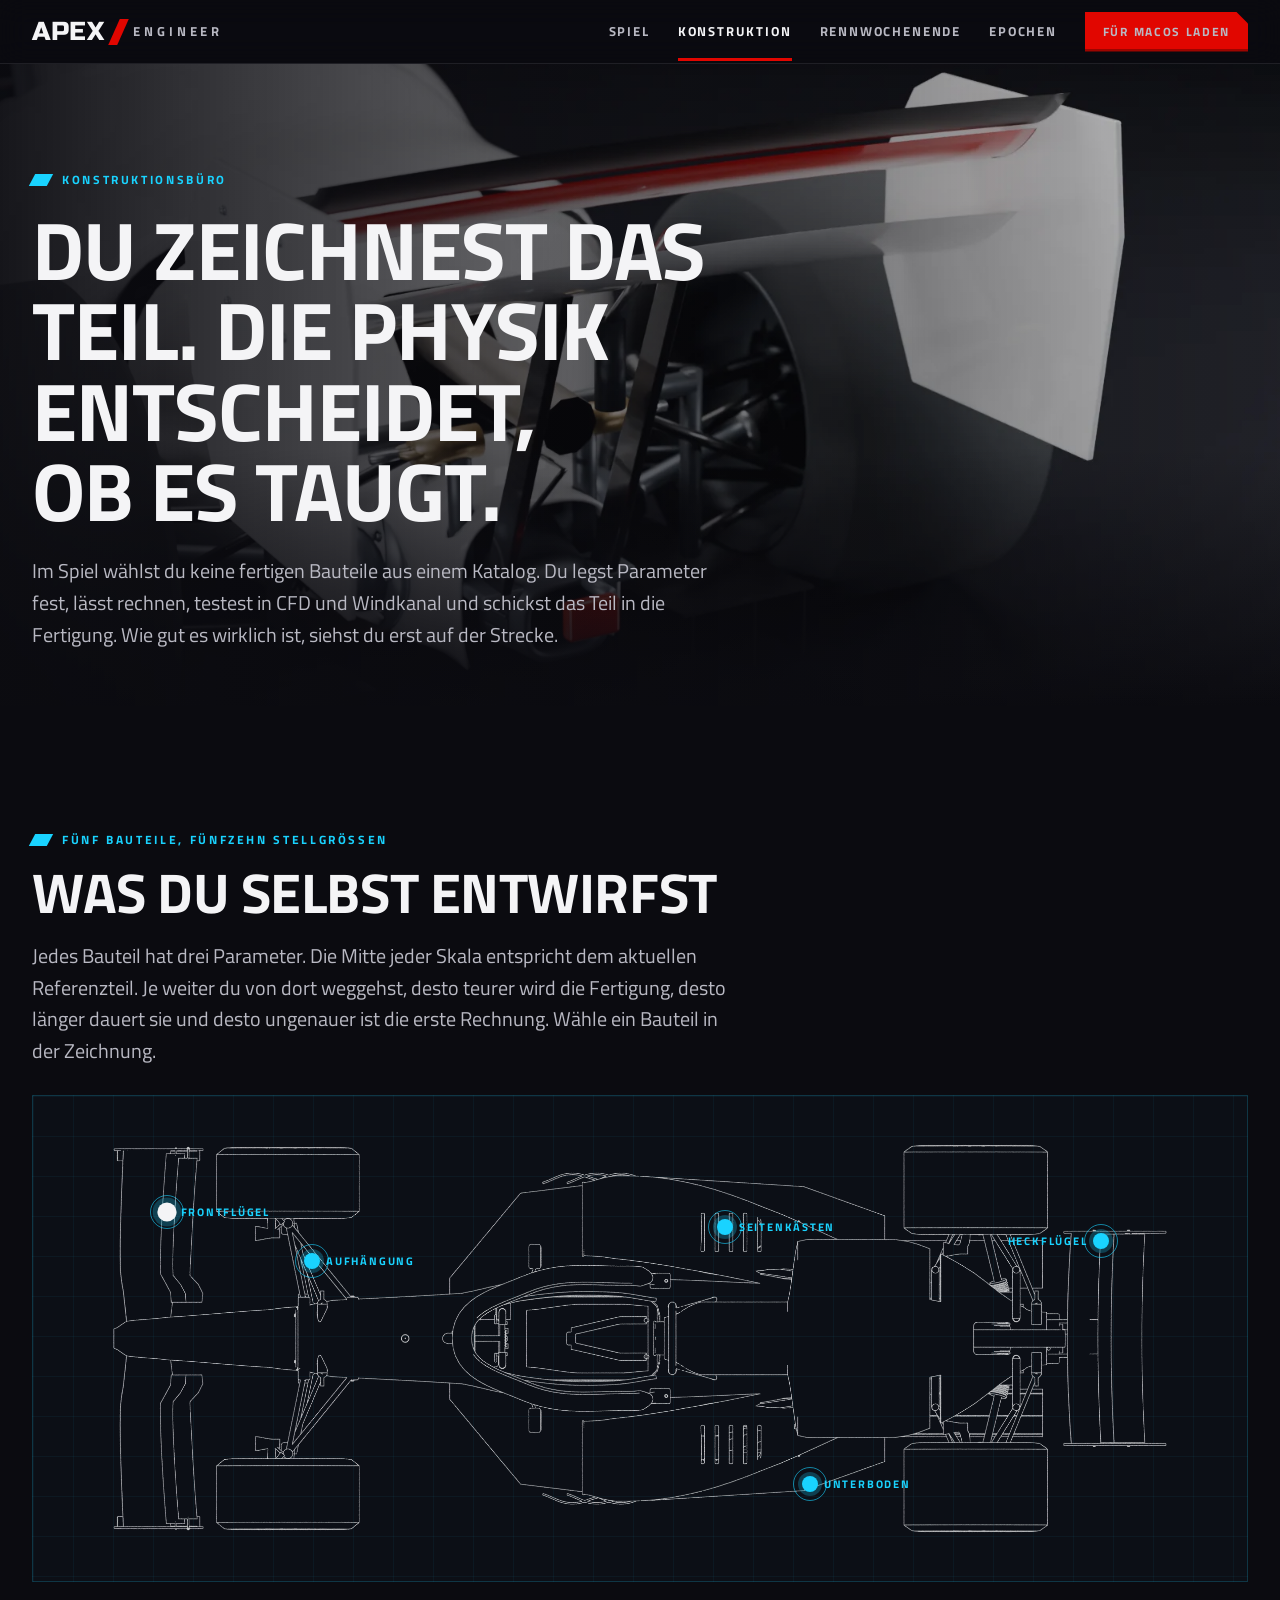
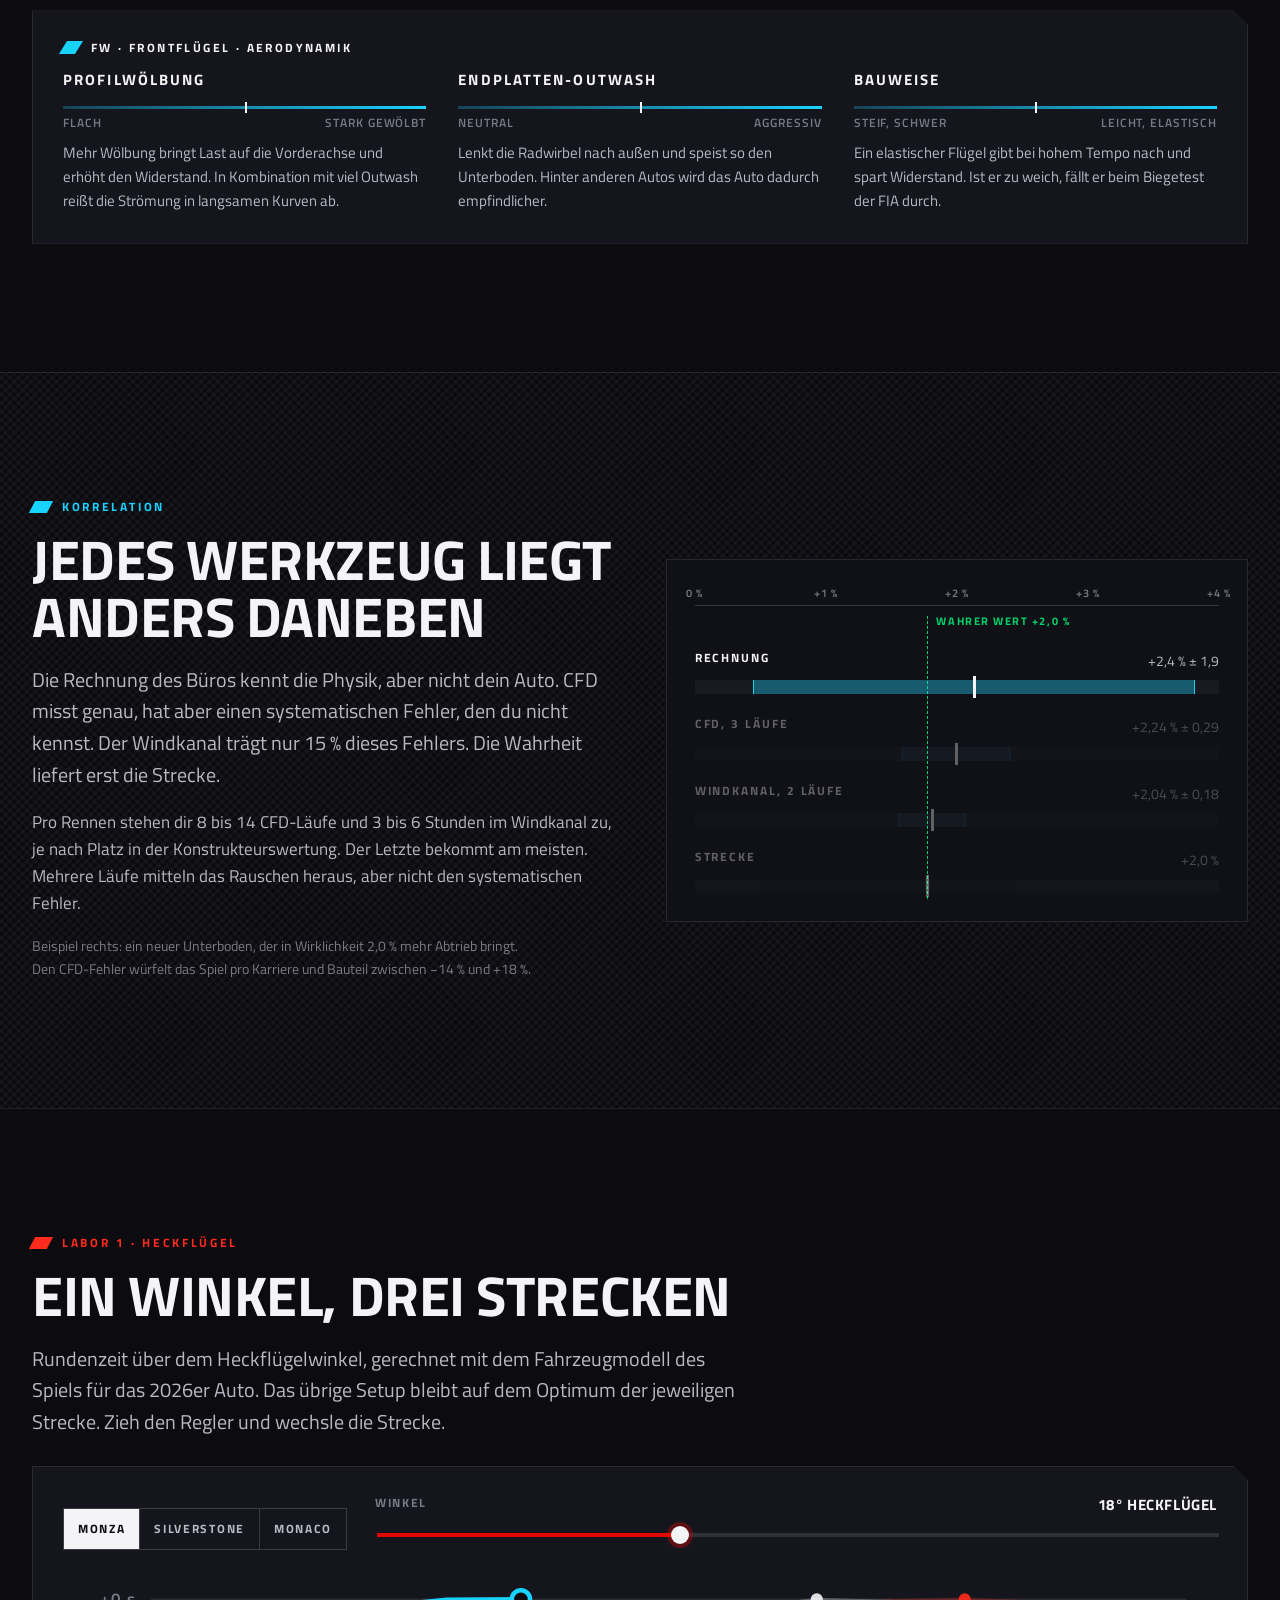
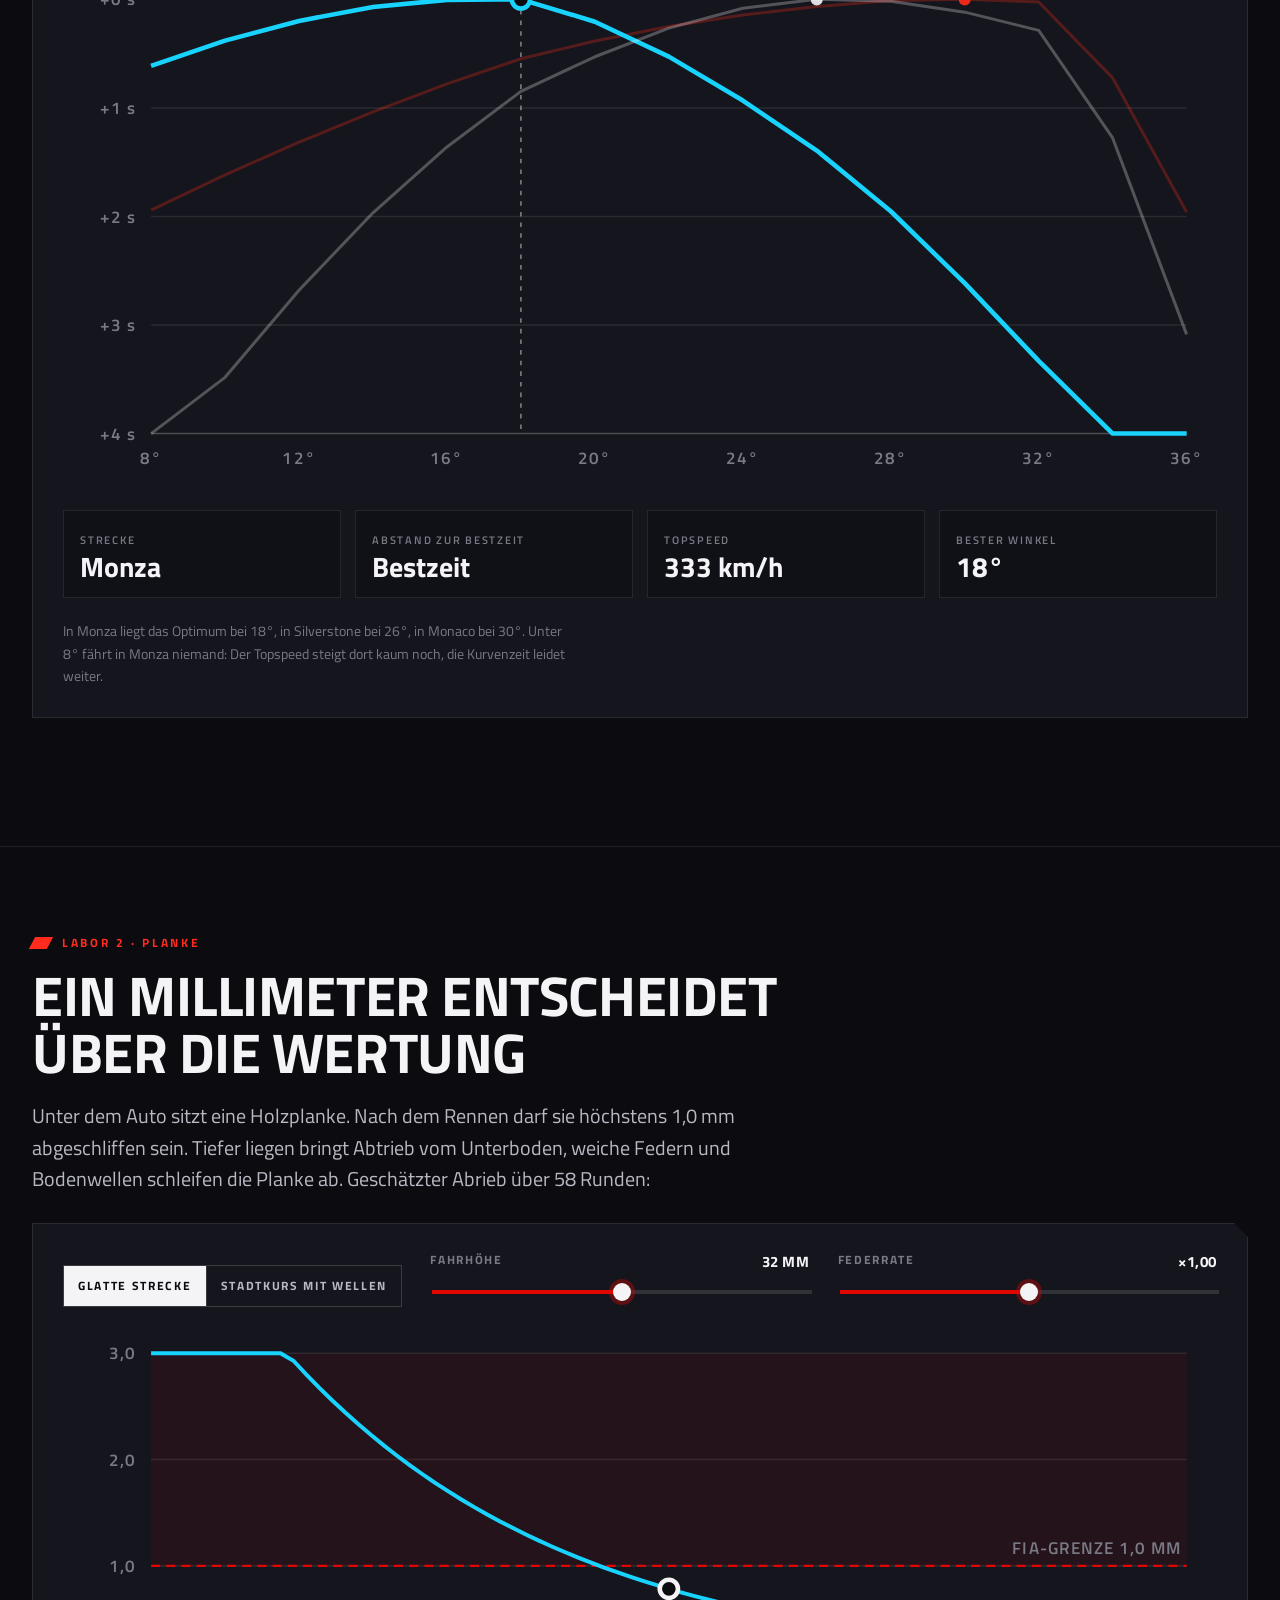
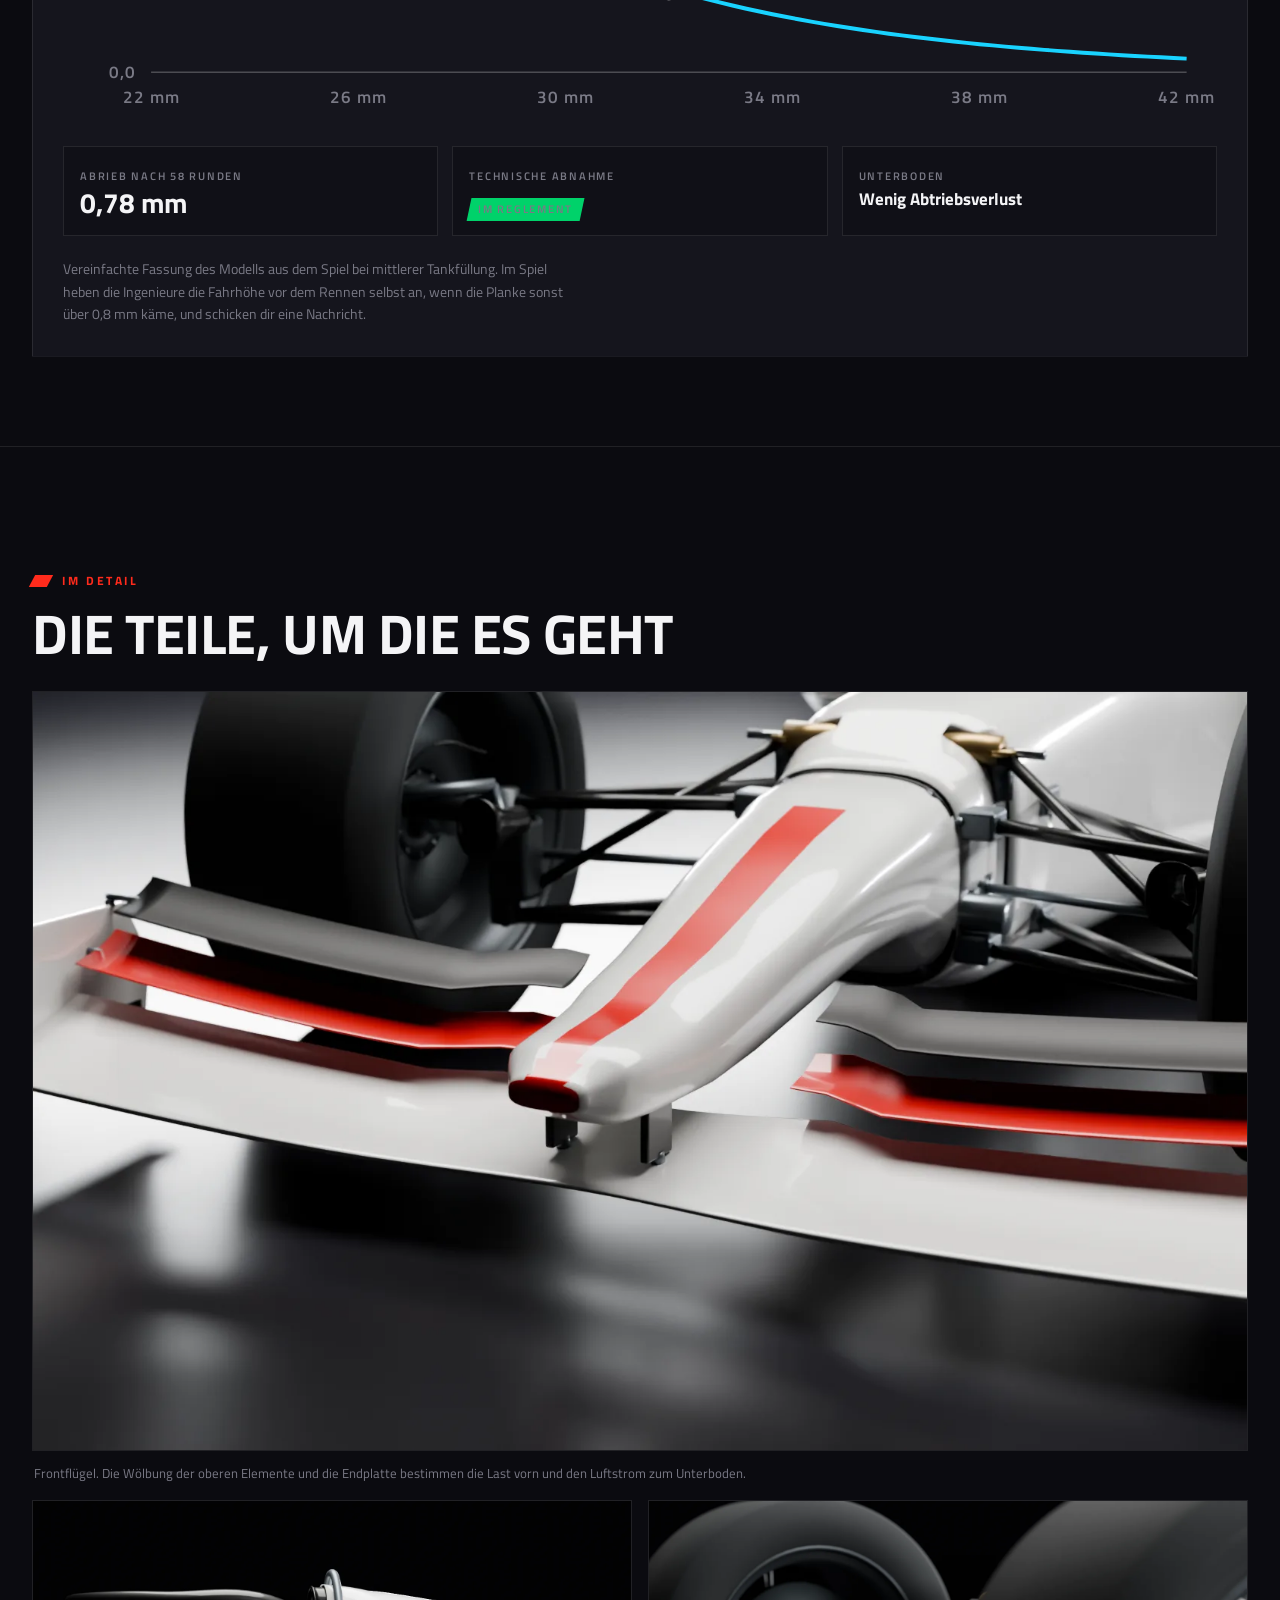
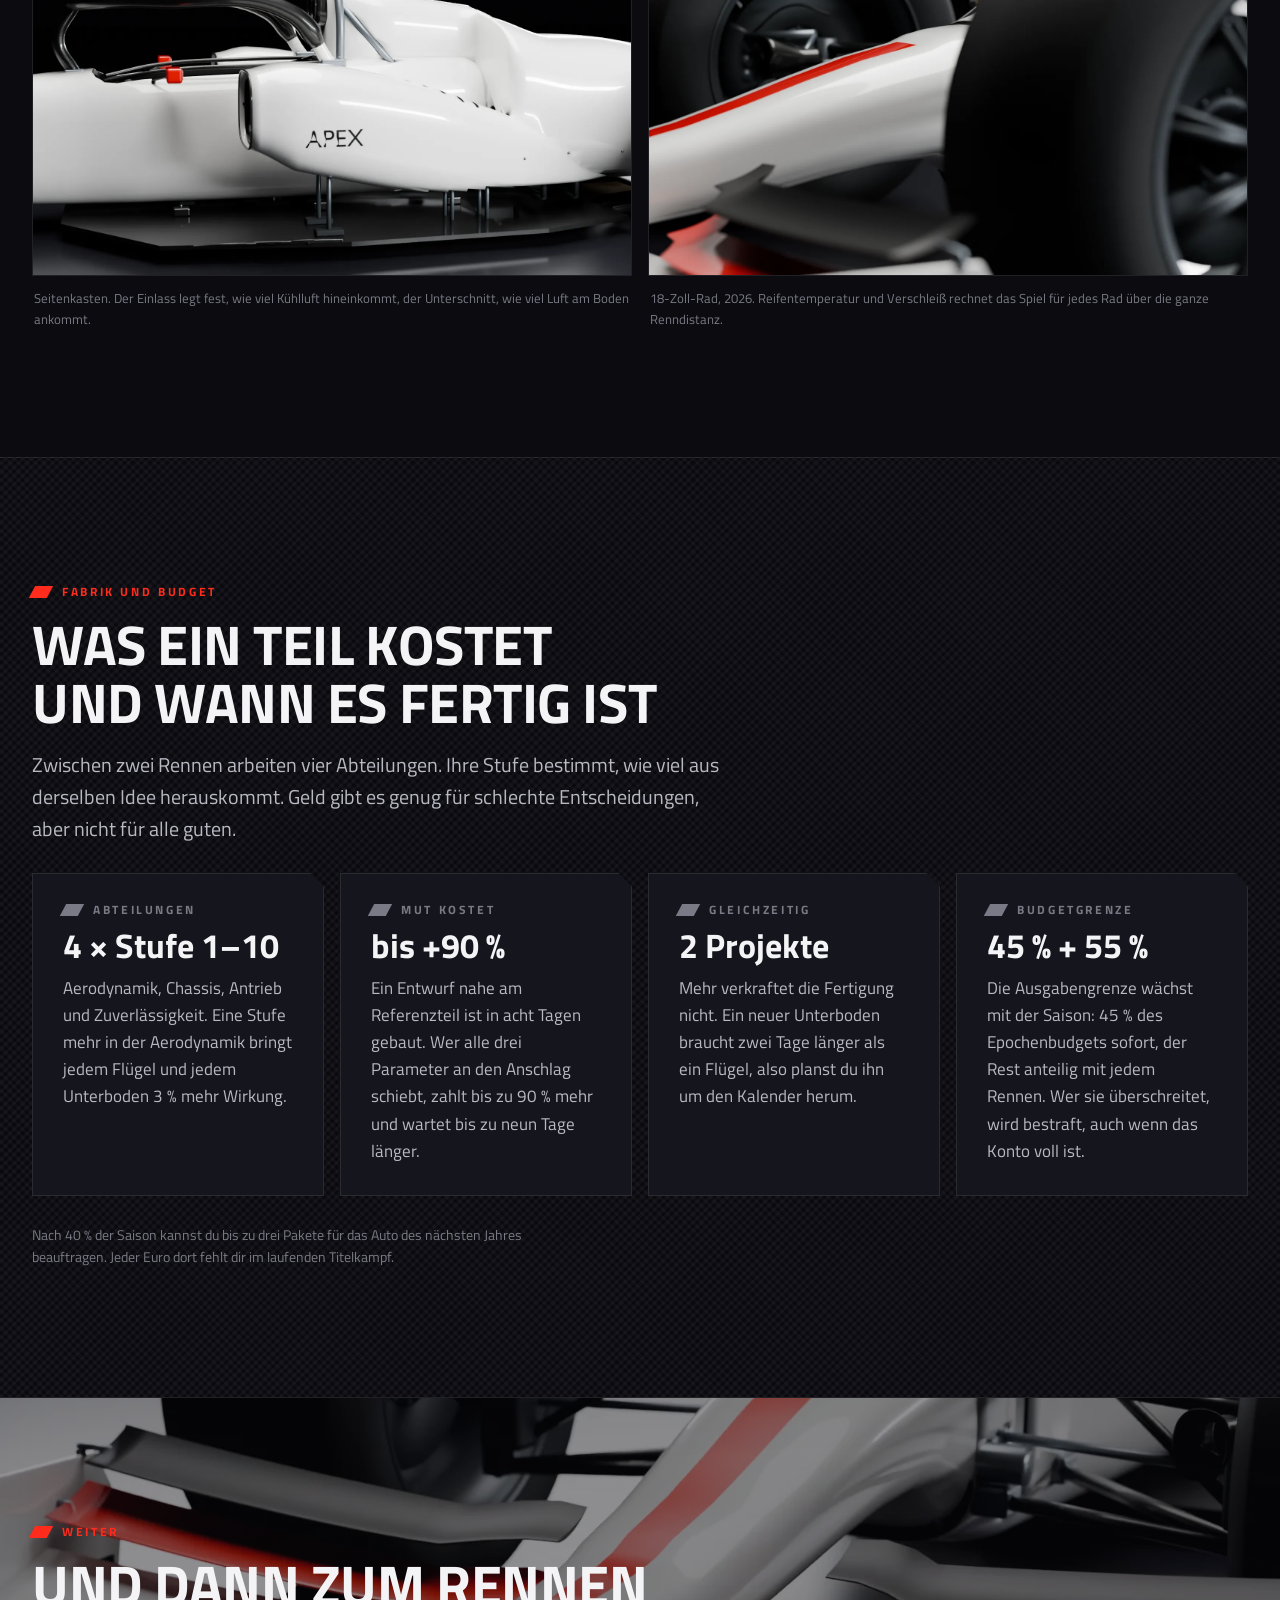
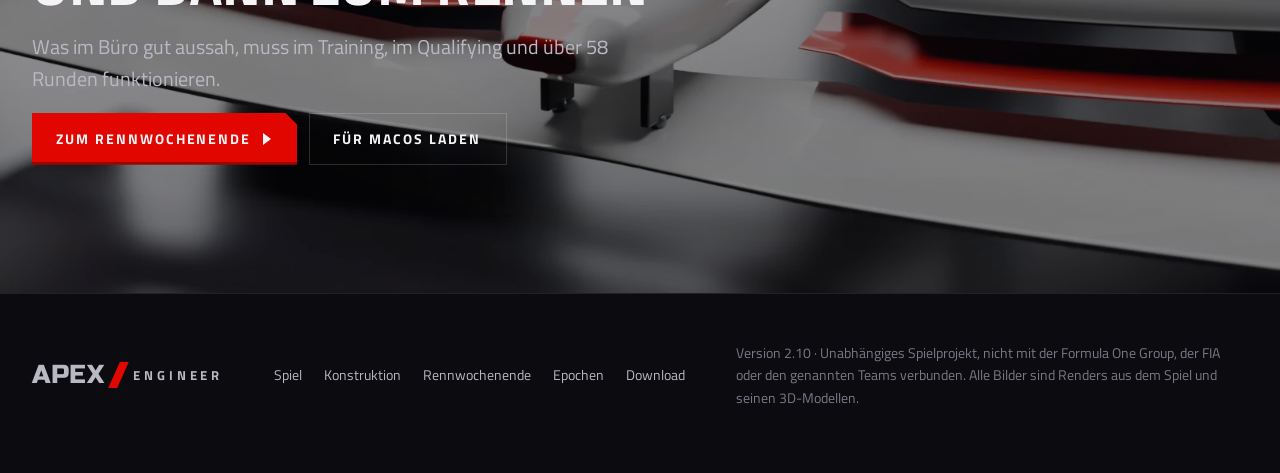
<file: konstruktion.html>
<!doctype html>
<html lang="de">
<head>
<meta charset="utf-8">
<meta name="viewport" content="width=device-width, initial-scale=1, viewport-fit=cover">
<title>Konstruktion · APEX Engineer</title>
<meta name="claude:viewport-fit-sides" content="cover">
<meta name="description" content="Das Konstruktionsbüro in APEX Engineer: fünf Bauteile mit je drei Parametern, Messungen in CFD und Windkanal, Plankenabrieb, Fabrik und Budgetgrenze.">
<meta name="theme-color" content="#0b0b10">
<link rel="preconnect" href="https://fonts.googleapis.com"><link rel="preconnect" href="https://fonts.gstatic.com" crossorigin>
<link rel="stylesheet" href="https://fonts.googleapis.com/css2?family=JetBrains+Mono:wght@400;600&family=Russo+One&family=Titillium+Web:ital,wght@0,400;0,600;0,700;0,900;1,700&display=swap">
<link rel="stylesheet" href="assets/site.css">
<link rel="icon" href="assets/img/favicon.svg" type="image/svg+xml">
</head>
<body>
<header class="nav">
  <div class="wrap">
    <a class="logo" href="index.html" aria-label="APEX Engineer, Startseite"><span class="apex">APEX</span><span class="slash"></span><span class="eng">ENGINEER</span></a>
    <nav class="nav-links" aria-label="Hauptnavigation"><a href="index.html">Spiel</a><a href="konstruktion.html" aria-current="page">Konstruktion</a><a href="rennwochenende.html">Rennwochenende</a><a href="epochen.html">Epochen</a><a class="btn primary" href="download.html">Für macOS laden</a></nav>
    <button class="nav-toggle" type="button" aria-label="Menü" aria-expanded="false"><span></span></button>
    <nav class="nav-sheet" aria-label="Menü"><a href="index.html">Spiel</a><a href="konstruktion.html" aria-current="page">Konstruktion</a><a href="rennwochenende.html">Rennwochenende</a><a href="epochen.html">Epochen</a><a class="btn primary" href="download.html">Für macOS laden <i class="arrow"></i></a></nav>
  </div>
</header>
<main>

<section class="page-hero">
  <div class="hero-media"><img src="assets/img/detail-rearwing.webp" alt="Heckflügel, Beam Wing und Diffusor des 2026er Autos im Studio" width="1600" height="1000" fetchpriority="high"></div>
  <div class="wrap">
    <div class="hero-copy">
      <span class="eyebrow cyan">Konstruktionsbüro</span>
      <h1 class="wipe">Du zeichnest das Teil. Die Physik entscheidet, ob es taugt.</h1>
      <p class="lead">Im Spiel wählst du keine fertigen Bauteile aus einem Katalog. Du legst Parameter fest, lässt rechnen, testest in CFD und Windkanal und schickst das Teil in die Fertigung. Wie gut es wirklich ist, siehst du erst auf der Strecke.</p>
    </div>
  </div>
</section>

<section class="band">
  <div class="wrap stack lg">
    <div class="stack" style="max-width: 760px">
      <span class="eyebrow cyan">Fünf Bauteile, fünfzehn Stellgrößen</span>
      <h2 class="rise">Was du selbst entwirfst</h2>
      <p class="lead">Jedes Bauteil hat drei Parameter. Die Mitte jeder Skala entspricht dem aktuellen Referenzteil. Je weiter du von dort weggehst, desto teurer wird die Fertigung, desto länger dauert sie und desto ungenauer ist die erste Rechnung. Wähle ein Bauteil in der Zeichnung.</p>
    </div>
    <div class="bp" id="hotspots">
      <img src="assets/img/bp-top.webp" alt="Draufsicht des 2026er Autos als Linienzeichnung" width="2400" height="960" loading="lazy">
      <button class="hotspot" type="button" style="left: 11%; top: 24%" data-comp="front_wing" aria-pressed="true" aria-label="Frontflügel"></button>
      <span class="hs-label" style="left: 11%; top: 24%">Frontflügel</span>
      <button class="hotspot" type="button" style="left: 23%; top: 34%" data-comp="suspension" aria-pressed="false" aria-label="Aufhängung"></button>
      <span class="hs-label" style="left: 23%; top: 34%">Aufhängung</span>
      <button class="hotspot" type="button" style="left: 57%; top: 27%" data-comp="sidepods" aria-pressed="false" aria-label="Seitenkästen"></button>
      <span class="hs-label" style="left: 57%; top: 27%">Seitenkästen</span>
      <button class="hotspot" type="button" style="left: 64%; top: 80%" data-comp="floor" aria-pressed="false" aria-label="Unterboden"></button>
      <span class="hs-label" style="left: 64%; top: 80%">Unterboden</span>
      <button class="hotspot" type="button" style="left: 88%; top: 30%" data-comp="rear_wing" aria-pressed="false" aria-label="Heckflügel"></button>
      <span class="hs-label left" style="left: 88%; top: 30%">Heckflügel</span>
    </div>

    <div class="comp-cards">
      <article class="panel comp-card" data-comp-card="front_wing">
        <div class="panel-head" style="--flash: var(--cyan)">FW · Frontflügel · Aerodynamik</div>
        <div class="params">
          <div class="param"><h4>Profilwölbung</h4><div class="ends"><span>flach</span><span>stark gewölbt</span></div><p>Mehr Wölbung bringt Last auf die Vorderachse und erhöht den Widerstand. In Kombination mit viel Outwash reißt die Strömung in langsamen Kurven ab.</p></div>
          <div class="param"><h4>Endplatten-Outwash</h4><div class="ends"><span>neutral</span><span>aggressiv</span></div><p>Lenkt die Radwirbel nach außen und speist so den Unterboden. Hinter anderen Autos wird das Auto dadurch empfindlicher.</p></div>
          <div class="param"><h4>Bauweise</h4><div class="ends"><span>steif, schwer</span><span>leicht, elastisch</span></div><p>Ein elastischer Flügel gibt bei hohem Tempo nach und spart Widerstand. Ist er zu weich, fällt er beim Biegetest der FIA durch.</p></div>
        </div>
      </article>
      <article class="panel comp-card" data-comp-card="floor" hidden>
        <div class="panel-head" style="--flash: var(--cyan)">UB · Unterboden · Aerodynamik</div>
        <div class="params">
          <div class="param"><h4>Venturi-Höhe</h4><div class="ends"><span>hoch</span><span>tief</span></div><p>Ein tiefer Kanal saugt das Auto an den Boden. Das bringt viel Abtrieb, aber das Auto braucht mehr Fahrhöhe, die Planke schleift stärker, und es neigt zum Porpoising.</p></div>
          <div class="param"><h4>Diffusor-Expansion</h4><div class="ends"><span>flach</span><span>steil</span></div><p>Mehr Expansion bringt Abtrieb, bis die Strömung abreißt. Wo diese Kante liegt, hängt von der Kanalhöhe ab: Je tiefer der Kanal, desto früher.</p></div>
          <div class="param"><h4>Kantenabdichtung</h4><div class="ends"><span>offen</span><span>abgedichtet</span></div><p>Kantenflügel dichten den Unterboden ab. Er reagiert dann weniger auf die Fahrhöhe und neigt weniger zum Porpoising, ist aber etwas schwerer und hat mehr Widerstand.</p></div>
        </div>
      </article>
      <article class="panel comp-card" data-comp-card="rear_wing" hidden>
        <div class="panel-head" style="--flash: var(--cyan)">HF · Heckflügel · Aerodynamik</div>
        <div class="params">
          <div class="param"><h4>Profilwölbung</h4><div class="ends"><span>Low Drag</span><span>High Downforce</span></div><p>Die klassische Abwägung zwischen Monza und Monaco: Abtrieb an der Hinterachse gegen Widerstand auf der Geraden.</p></div>
          <div class="param"><h4>Beam Wing</h4><div class="ends"><span>klein</span><span>groß</span></div><p>Der untere Flügel zieht am Diffusor. Er bringt mehr Abtrieb über den Unterboden und mehr Widerstand. Mit einem steilen Diffusor wirkt er stärker.</p></div>
          <div class="param"><h4>Endplatte</h4><div class="ends"><span>lasttragend</span><span>wirbelarm</span></div><p>Wirbelarme Endplatten sparen Widerstand und kosten etwas Abtrieb.</p></div>
        </div>
      </article>
      <article class="panel comp-card" data-comp-card="sidepods" hidden>
        <div class="panel-head" style="--flash: var(--cyan)">SK · Seitenkästen · Aerodynamik</div>
        <div class="params">
          <div class="param"><h4>Einlassfläche</h4><div class="ends"><span>klein</span><span>groß</span></div><p>Größere Einlässe kühlen besser, kosten aber Widerstand. Ein heißes Rennen verlangt mehr Fläche als ein kühles, und im Windschatten steigt die Kühlmitteltemperatur.</p></div>
          <div class="param"><h4>Unterschnitt</h4><div class="ends"><span>flach</span><span>tief</span></div><p>Ein tiefer Unterschnitt führt Luft zum Unterboden und spart Gewicht, lässt aber weniger Platz für die Kühler. Mit viel Outwash am Frontflügel wirkt er stärker.</p></div>
          <div class="param"><h4>Heck-Taillierung</h4><div class="ends"><span>breit</span><span>eng</span></div><p>Eine enge Taillierung spart Widerstand und bringt Abtrieb am Heck, staut aber Wärme.</p></div>
        </div>
      </article>
      <article class="panel comp-card" data-comp-card="suspension" hidden>
        <div class="panel-head" style="--flash: var(--yellow)">AH · Aufhängung · Chassis</div>
        <div class="params">
          <div class="param"><h4>Anti-Dive</h4><div class="ends"><span>wenig</span><span>viel</span></div><p>Hält die Front beim Bremsen oben. Die Aero-Plattform bleibt stabil, der Fahrer spürt aber weniger, was die Vorderräder tun.</p></div>
          <div class="param"><h4>Heave-Steifigkeit</h4><div class="ends"><span>weich</span><span>hart</span></div><p>Eine harte Abstimmung hält die Fahrhöhe konstant und erlaubt einen tieferen Unterboden. Auf Bodenwellen kostet sie Grip, und die Reifen bauen schneller ab.</p></div>
          <div class="param"><h4>Kinematik</h4><div class="ends"><span>reifenschonend</span><span>grip-orientiert</span></div><p>Rollzentrum und Sturzverlauf bestimmen, ob du mehr mechanischen Grip oder weniger Reifenverschleiß bekommst.</p></div>
        </div>
      </article>
    </div>
  </div>
</section>

<section class="band carbon">
  <div class="wrap">
    <div class="grid-2">
      <div class="stack">
        <span class="eyebrow cyan">Korrelation</span>
        <h2 class="rise">Jedes Werkzeug liegt anders daneben</h2>
        <p class="lead">Die Rechnung des Büros kennt die Physik, aber nicht dein Auto. CFD misst genau, hat aber einen systematischen Fehler, den du nicht kennst. Der Windkanal trägt nur 15 % dieses Fehlers. Die Wahrheit liefert erst die Strecke.</p>
        <p class="muted">Pro Rennen stehen dir 8 bis 14 CFD-Läufe und 3 bis 6 Stunden im Windkanal zu, je nach Platz in der Konstrukteurswertung. Der Letzte bekommt am meisten. Mehrere Läufe mitteln das Rauschen heraus, aber nicht den systematischen Fehler.</p>
        <p class="small">Beispiel rechts: ein neuer Unterboden, der in Wirklichkeit 2,0 % mehr Abtrieb bringt. Den CFD-Fehler würfelt das Spiel pro Karriere und Bauteil zwischen −14 % und +18 %.</p>
      </div>
      <div class="corr" id="corr" aria-label="Abtriebsschätzung eines neuen Unterbodens in vier Stufen">
        <div class="corr-axis"><span>0 %</span><span>+1 %</span><span>+2 %</span><span>+3 %</span><span>+4 %</span></div>
        <div class="corr-track">
          <i class="truth" style="--x: 44.4%"><span>Wahrer Wert +2,0 %</span></i>
          <div class="corr-stage" style="--a: 11.1%; --w: 84.4%; --m: 53.3%">
            <div class="corr-label"><b>Rechnung</b><span>+2,4 % ± 1,9</span></div>
            <div class="corr-bar"><i data-sigma></i><b></b></div>
          </div>
          <div class="corr-stage" style="--a: 43.3%; --w: 12.9%; --m: 49.8%">
            <div class="corr-label"><b>CFD, 3 Läufe</b><span>+2,24 % ± 0,29</span></div>
            <div class="corr-bar"><i data-sigma></i><b></b></div>
          </div>
          <div class="corr-stage" style="--a: 41.3%; --w: 8%; --m: 45.3%">
            <div class="corr-label"><b>Windkanal, 2 Läufe</b><span>+2,04 % ± 0,18</span></div>
            <div class="corr-bar"><i data-sigma></i><b></b></div>
          </div>
          <div class="corr-stage" style="--a: 44.1%; --w: .6%; --m: 44.4%">
            <div class="corr-label"><b>Strecke</b><span>+2,0 %</span></div>
            <div class="corr-bar"><i data-sigma></i><b></b></div>
          </div>
        </div>
      </div>
    </div>
  </div>
</section>

<section class="band">
  <div class="wrap stack lg">
    <div class="stack" style="max-width: 760px">
      <span class="eyebrow">Labor 1 · Heckflügel</span>
      <h2 class="rise">Ein Winkel, drei Strecken</h2>
      <p class="lead">Rundenzeit über dem Heckflügelwinkel, gerechnet mit dem Fahrzeugmodell des Spiels für das 2026er Auto. Das übrige Setup bleibt auf dem Optimum der jeweiligen Strecke. Zieh den Regler und wechsle die Strecke.</p>
    </div>
    <div class="panel lab" id="wing-lab">
      <div class="lab-controls">
        <div class="seg" role="group" aria-label="Strecke">
          <button type="button" data-track="monza" aria-pressed="true">Monza</button>
          <button type="button" data-track="silverstone" aria-pressed="false">Silverstone</button>
          <button type="button" data-track="monaco" aria-pressed="false">Monaco</button>
        </div>
        <div class="range"><label for="wing-angle">Winkel <output id="wing-out" for="wing-angle">18°</output></label><input id="wing-angle" type="range" min="8" max="36" step="1" value="18"></div>
      </div>
      <svg class="chart" data-draw role="img" aria-label="Rundenzeit-Abstand zur Bestzeit über dem Heckflügelwinkel für Monza, Silverstone und Monaco"></svg>
      <div class="readout">
        <div><span>Strecke</span><b id="wing-track">Monza</b></div>
        <div><span>Abstand zur Bestzeit</span><b id="wing-lap">Bestzeit</b></div>
        <div><span>Topspeed</span><b id="wing-top">333 km/h</b></div>
        <div><span>Bester Winkel</span><b id="wing-best">18°</b></div>
      </div>
      <p class="small">In Monza liegt das Optimum bei 18°, in Silverstone bei 26°, in Monaco bei 30°. Unter 8° fährt in Monza niemand: Der Topspeed steigt dort kaum noch, die Kurvenzeit leidet weiter.</p>
      <script type="application/json" id="wing-data">{"monaco":{"name":"Monte Carlo","opt_fw":21.0,"opt_rw":26.0,"rows":[[8,73.925,288],[10,73.601,288],[12,73.3,287],[14,73.021,285],[16,72.763,283],[18,72.531,281],[20,72.368,277],[22,72.235,272],[24,72.129,267],[26,72.051,262],[28,71.995,257],[30,71.984,252],[32,72.009,246],[34,72.708,240],[36,73.944,235]]},"monza":{"name":"Monza","opt_fw":13.0,"opt_rw":18.0,"rows":[[8,82.399,339],[10,82.166,339],[12,81.985,339],[14,81.856,339],[16,81.791,337],[18,81.786,333],[20,81.992,327],[22,82.314,321],[24,82.718,314],[26,83.179,307],[28,83.738,300],[30,84.4,292],[32,85.116,283],[34,85.835,276],[36,87.603,271]]},"silverstone":{"name":"Silverstone","opt_fw":20.0,"opt_rw":25.0,"rows":[[8,92.408,329],[10,91.568,328],[12,90.765,327],[14,90.052,325],[16,89.446,323],[18,88.934,320],[20,88.615,315],[22,88.351,310],[24,88.169,304],[26,88.086,298],[28,88.103,293],[30,88.204,285],[32,88.372,277],[34,89.363,270],[36,91.172,263]]}}</script>
    </div>
  </div>
</section>

<section class="band tight">
  <div class="wrap stack lg">
    <div class="stack" style="max-width: 760px">
      <span class="eyebrow">Labor 2 · Planke</span>
      <h2 class="rise">Ein Millimeter entscheidet über die Wertung</h2>
      <p class="lead">Unter dem Auto sitzt eine Holzplanke. Nach dem Rennen darf sie höchstens 1,0 mm abgeschliffen sein. Tiefer liegen bringt Abtrieb vom Unterboden, weiche Federn und Bodenwellen schleifen die Planke ab. Geschätzter Abrieb über 58 Runden:</p>
    </div>
    <div class="panel lab" id="plank-lab">
      <div class="lab-controls">
        <div class="seg" role="group" aria-label="Strecke">
          <button type="button" data-bumpy="0.3" aria-pressed="true">Glatte Strecke</button>
          <button type="button" data-bumpy="0.75" aria-pressed="false">Stadtkurs mit Wellen</button>
        </div>
        <div class="range"><label for="plank-rh">Fahrhöhe <output id="plank-rh-out" for="plank-rh">32 mm</output></label><input id="plank-rh" type="range" min="22" max="42" step="1" value="32"></div>
        <div class="range"><label for="plank-spring">Federrate <output id="plank-spring-out" for="plank-spring">×1,00</output></label><input id="plank-spring" type="range" min="0.7" max="1.3" step="0.02" value="1"></div>
      </div>
      <svg class="chart" role="img" aria-label="Plankenabrieb in Millimetern über der Fahrhöhe mit der Grenze von 1,0 mm"></svg>
      <div class="readout">
        <div><span>Abrieb nach 58 Runden</span><b id="plank-out">0,58 mm</b></div>
        <div><span>Technische Abnahme</span><b><span id="plank-state" class="badge"><span>Im Reglement</span></span></b></div>
        <div><span>Unterboden</span><b id="plank-df" style="font-size: 17px; line-height: 1.3">Wenig Abtriebsverlust</b></div>
      </div>
      <p class="small">Vereinfachte Fassung des Modells aus dem Spiel bei mittlerer Tankfüllung. Im Spiel heben die Ingenieure die Fahrhöhe vor dem Rennen selbst an, wenn die Planke sonst über 0,8 mm käme, und schicken dir eine Nachricht.</p>
    </div>
  </div>
</section>

<section class="band">
  <div class="wrap stack lg">
    <div class="stack" style="max-width: 760px">
      <span class="eyebrow">Im Detail</span>
      <h2 class="rise">Die Teile, um die es geht</h2>
    </div>
    <div class="gallery">
      <figure class="figure g-wide"><img src="assets/img/detail-frontwing.webp" alt="Frontflügel des 2026er Autos mit mehreren Elementen und Endplatte" width="1600" height="1000" loading="lazy"><figcaption>Frontflügel. Die Wölbung der oberen Elemente und die Endplatte bestimmen die Last vorn und den Luftstrom zum Unterboden.</figcaption></figure>
      <figure class="figure"><img src="assets/img/detail-sidepod.webp" alt="Seitenkasten mit Kühllufteinlass und Unterschnitt" width="1600" height="1000" loading="lazy"><figcaption>Seitenkasten. Der Einlass legt fest, wie viel Kühlluft hineinkommt, der Unterschnitt, wie viel Luft am Boden ankommt.</figcaption></figure>
      <figure class="figure"><img src="assets/img/detail-wheel.webp" alt="18-Zoll-Rad mit Reifen und Bremsbelüftung" width="1600" height="1000" loading="lazy"><figcaption>18-Zoll-Rad, 2026. Reifentemperatur und Verschleiß rechnet das Spiel für jedes Rad über die ganze Renndistanz.</figcaption></figure>
    </div>
  </div>
</section>

<section class="band carbon">
  <div class="wrap stack lg">
    <div class="stack" style="max-width: 760px">
      <span class="eyebrow">Fabrik und Budget</span>
      <h2 class="rise">Was ein Teil kostet und wann es fertig ist</h2>
      <p class="lead">Zwischen zwei Rennen arbeiten vier Abteilungen. Ihre Stufe bestimmt, wie viel aus derselben Idee herauskommt. Geld gibt es genug für schlechte Entscheidungen, aber nicht für alle guten.</p>
    </div>
    <div class="cost">
      <div class="panel stack sm"><span class="eyebrow dim">Abteilungen</span><h3>4 × Stufe 1–10</h3><p class="muted">Aerodynamik, Chassis, Antrieb und Zuverlässigkeit. Eine Stufe mehr in der Aerodynamik bringt jedem Flügel und jedem Unterboden 3 % mehr Wirkung.</p></div>
      <div class="panel stack sm"><span class="eyebrow dim">Mut kostet</span><h3>bis +90 %</h3><p class="muted">Ein Entwurf nahe am Referenzteil ist in acht Tagen gebaut. Wer alle drei Parameter an den Anschlag schiebt, zahlt bis zu 90 % mehr und wartet bis zu neun Tage länger.</p></div>
      <div class="panel stack sm"><span class="eyebrow dim">Gleichzeitig</span><h3>2 Projekte</h3><p class="muted">Mehr verkraftet die Fertigung nicht. Ein neuer Unterboden braucht zwei Tage länger als ein Flügel, also planst du ihn um den Kalender herum.</p></div>
      <div class="panel stack sm"><span class="eyebrow dim">Budgetgrenze</span><h3>45 % + 55 %</h3><p class="muted">Die Ausgabengrenze wächst mit der Saison: 45 % des Epochenbudgets sofort, der Rest anteilig mit jedem Rennen. Wer sie überschreitet, wird bestraft, auch wenn das Konto voll ist.</p></div>
    </div>
    <p class="small">Nach 40 % der Saison kannst du bis zu drei Pakete für das Auto des nächsten Jahres beauftragen. Jeder Euro dort fehlt dir im laufenden Titelkampf.</p>
  </div>
</section>

<section class="band cta">
  <div class="bgimg"><img src="assets/img/detail-frontwing.webp" alt="" loading="lazy"></div>
  <div class="wrap">
    <div class="stack" style="max-width: 620px">
      <span class="eyebrow">Weiter</span>
      <h2 class="rise">Und dann zum Rennen</h2>
      <p class="lead">Was im Büro gut aussah, muss im Training, im Qualifying und über 58 Runden funktionieren.</p>
      <div class="btns"><a class="btn primary" href="rennwochenende.html">Zum Rennwochenende <i class="arrow"></i></a><a class="btn ghost" href="download.html">Für macOS laden</a></div>
    </div>
  </div>
</section>

</main>
<footer class="footer">
  <div class="wrap">
    <a class="logo" href="index.html"><span class="apex">APEX</span><span class="slash"></span><span class="eng">ENGINEER</span></a>
    <nav aria-label="Fußzeile"><a href="index.html">Spiel</a><a href="konstruktion.html">Konstruktion</a><a href="rennwochenende.html">Rennwochenende</a><a href="epochen.html">Epochen</a><a href="download.html">Download</a></nav>
    <p class="small">Version 2.10 · Unabhängiges Spielprojekt, nicht mit der Formula One Group, der FIA oder den genannten Teams verbunden. Alle Bilder sind Renders aus dem Spiel und seinen 3D-Modellen.</p>
  </div>
</footer>
<script src="assets/site.js"></script>
</body>
</html>
</file>
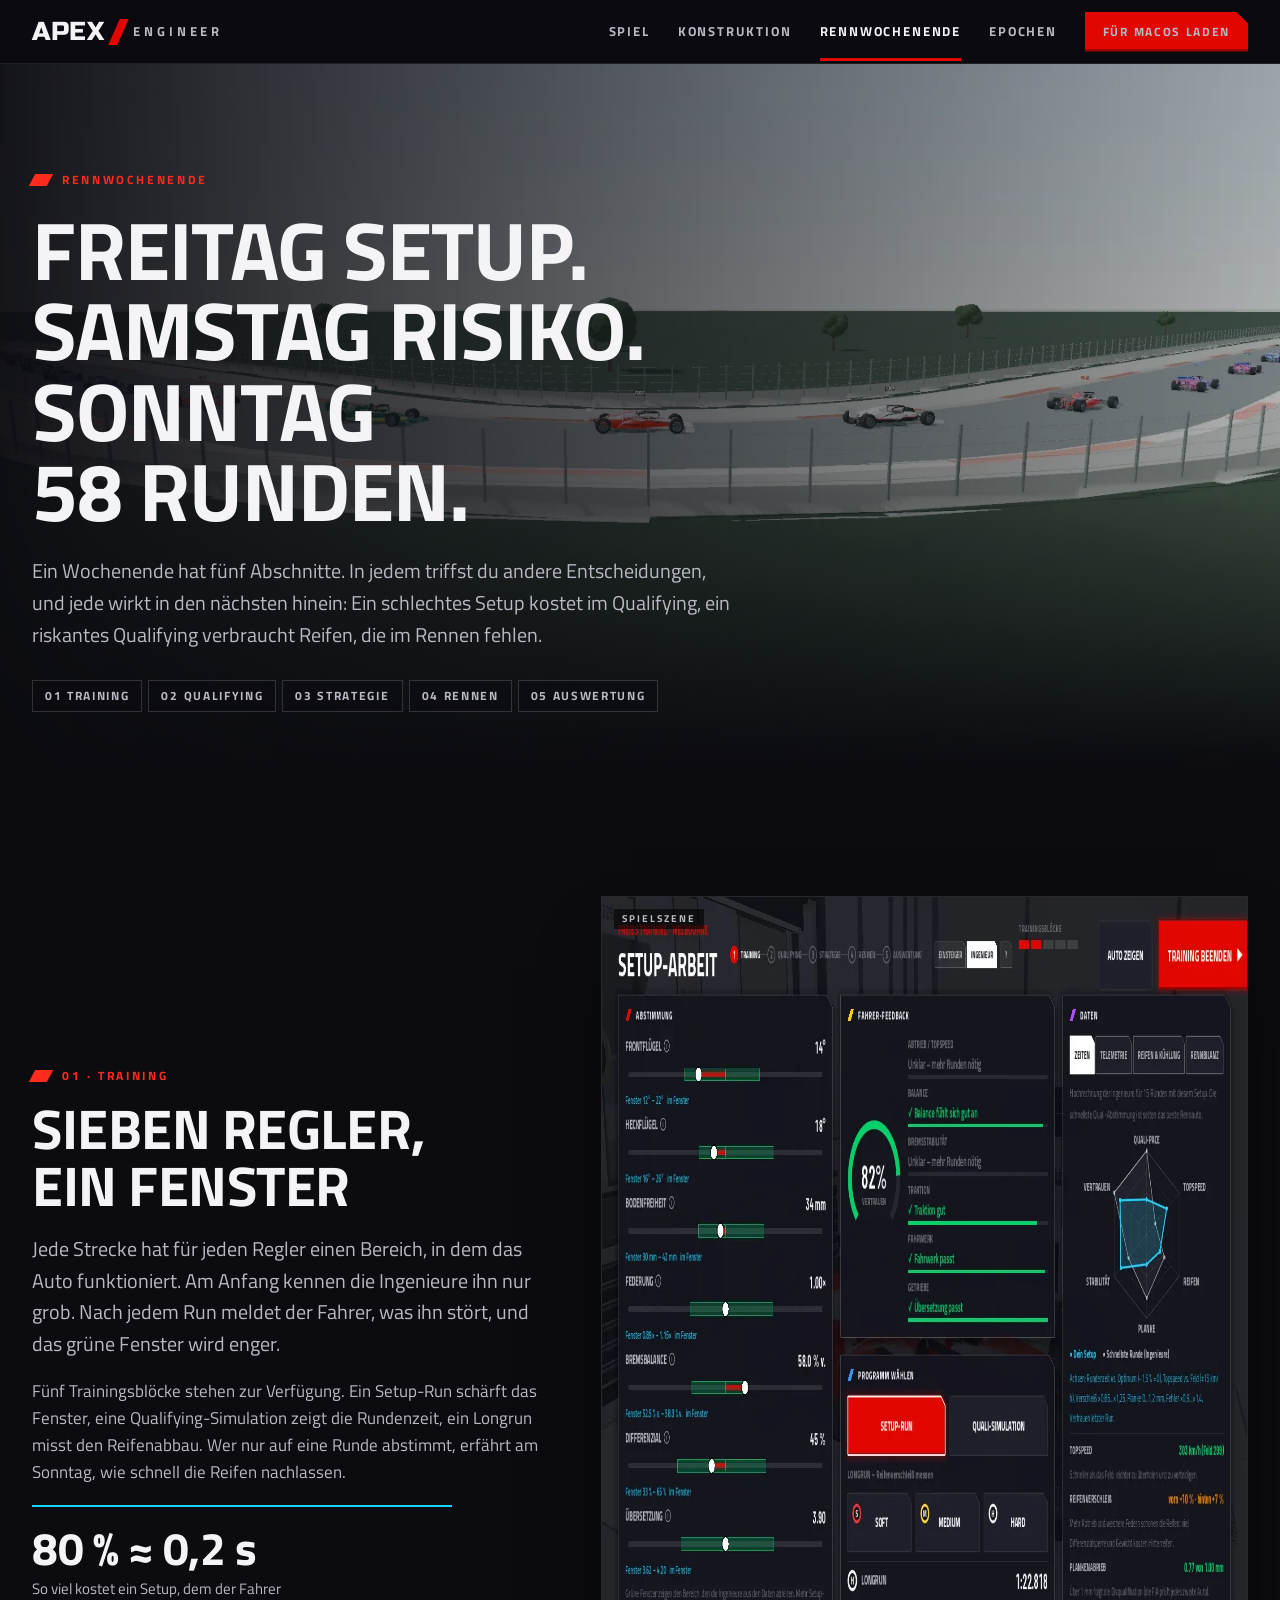
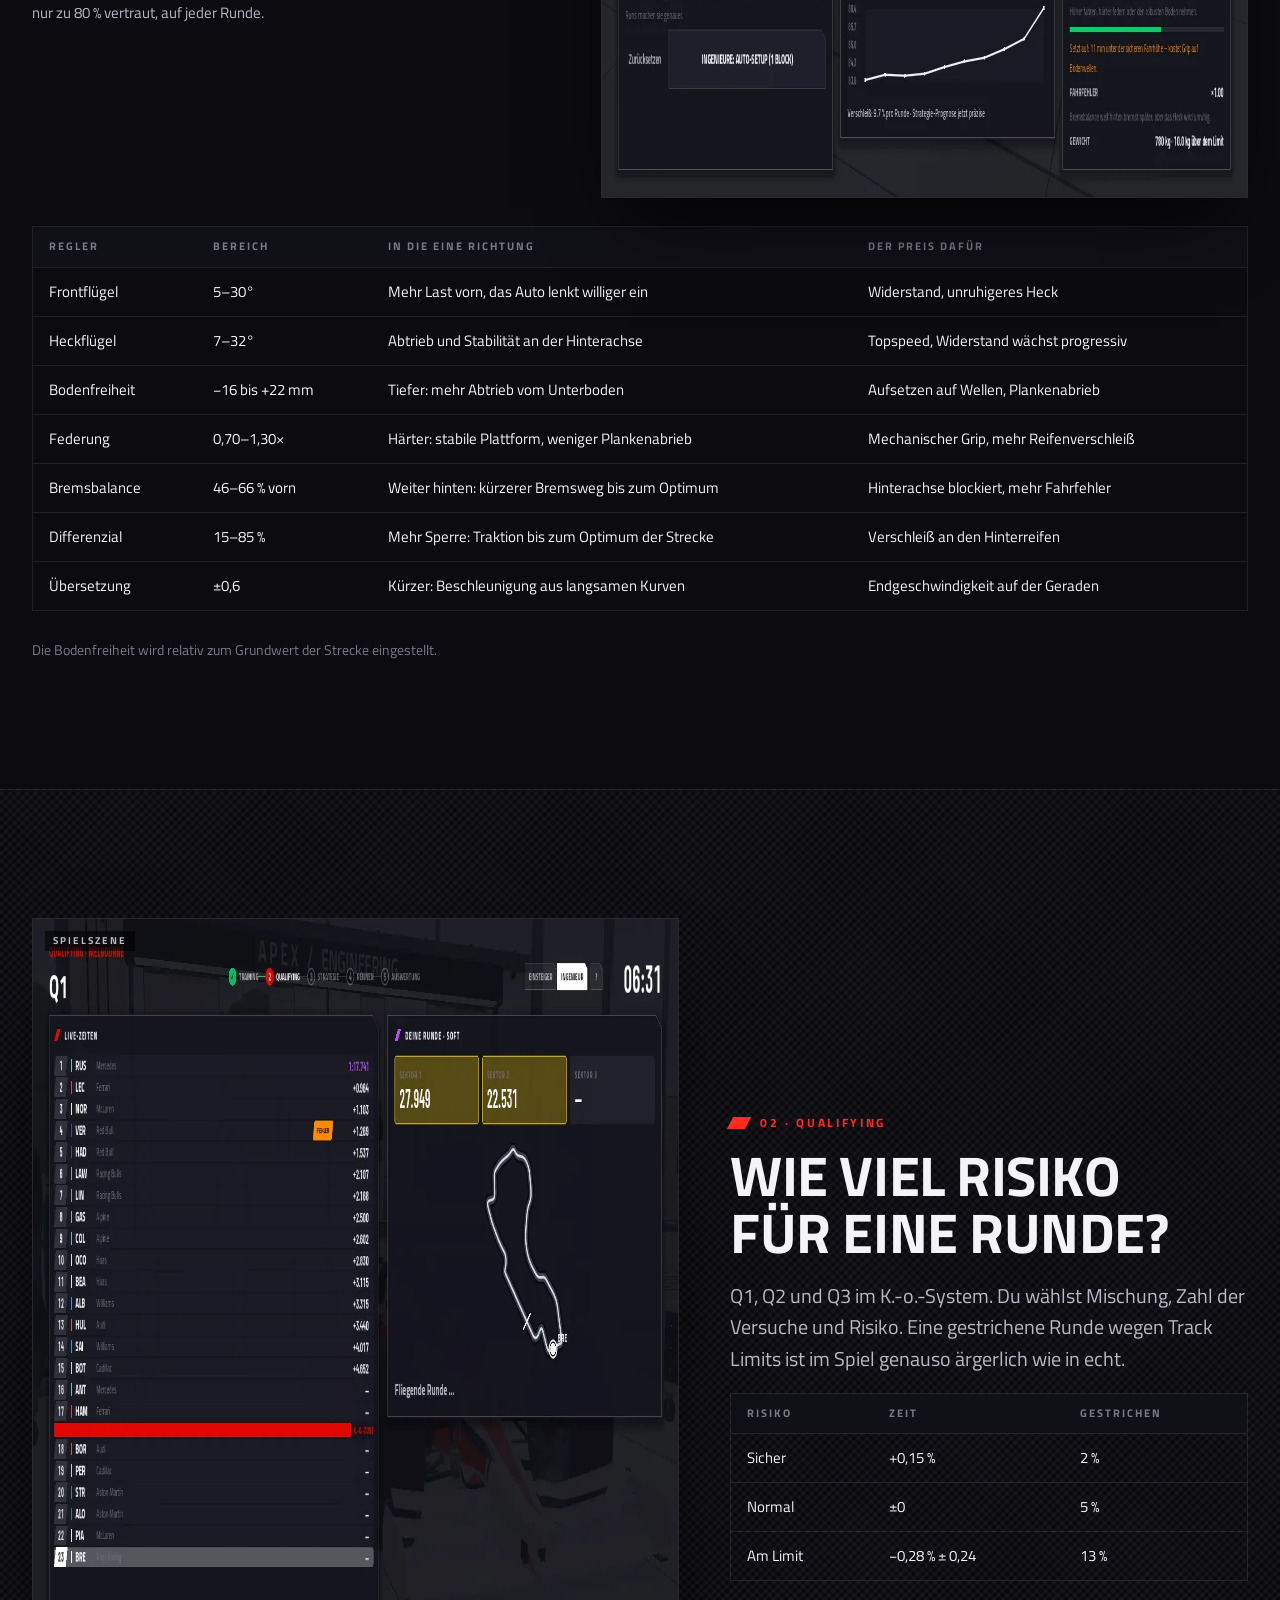
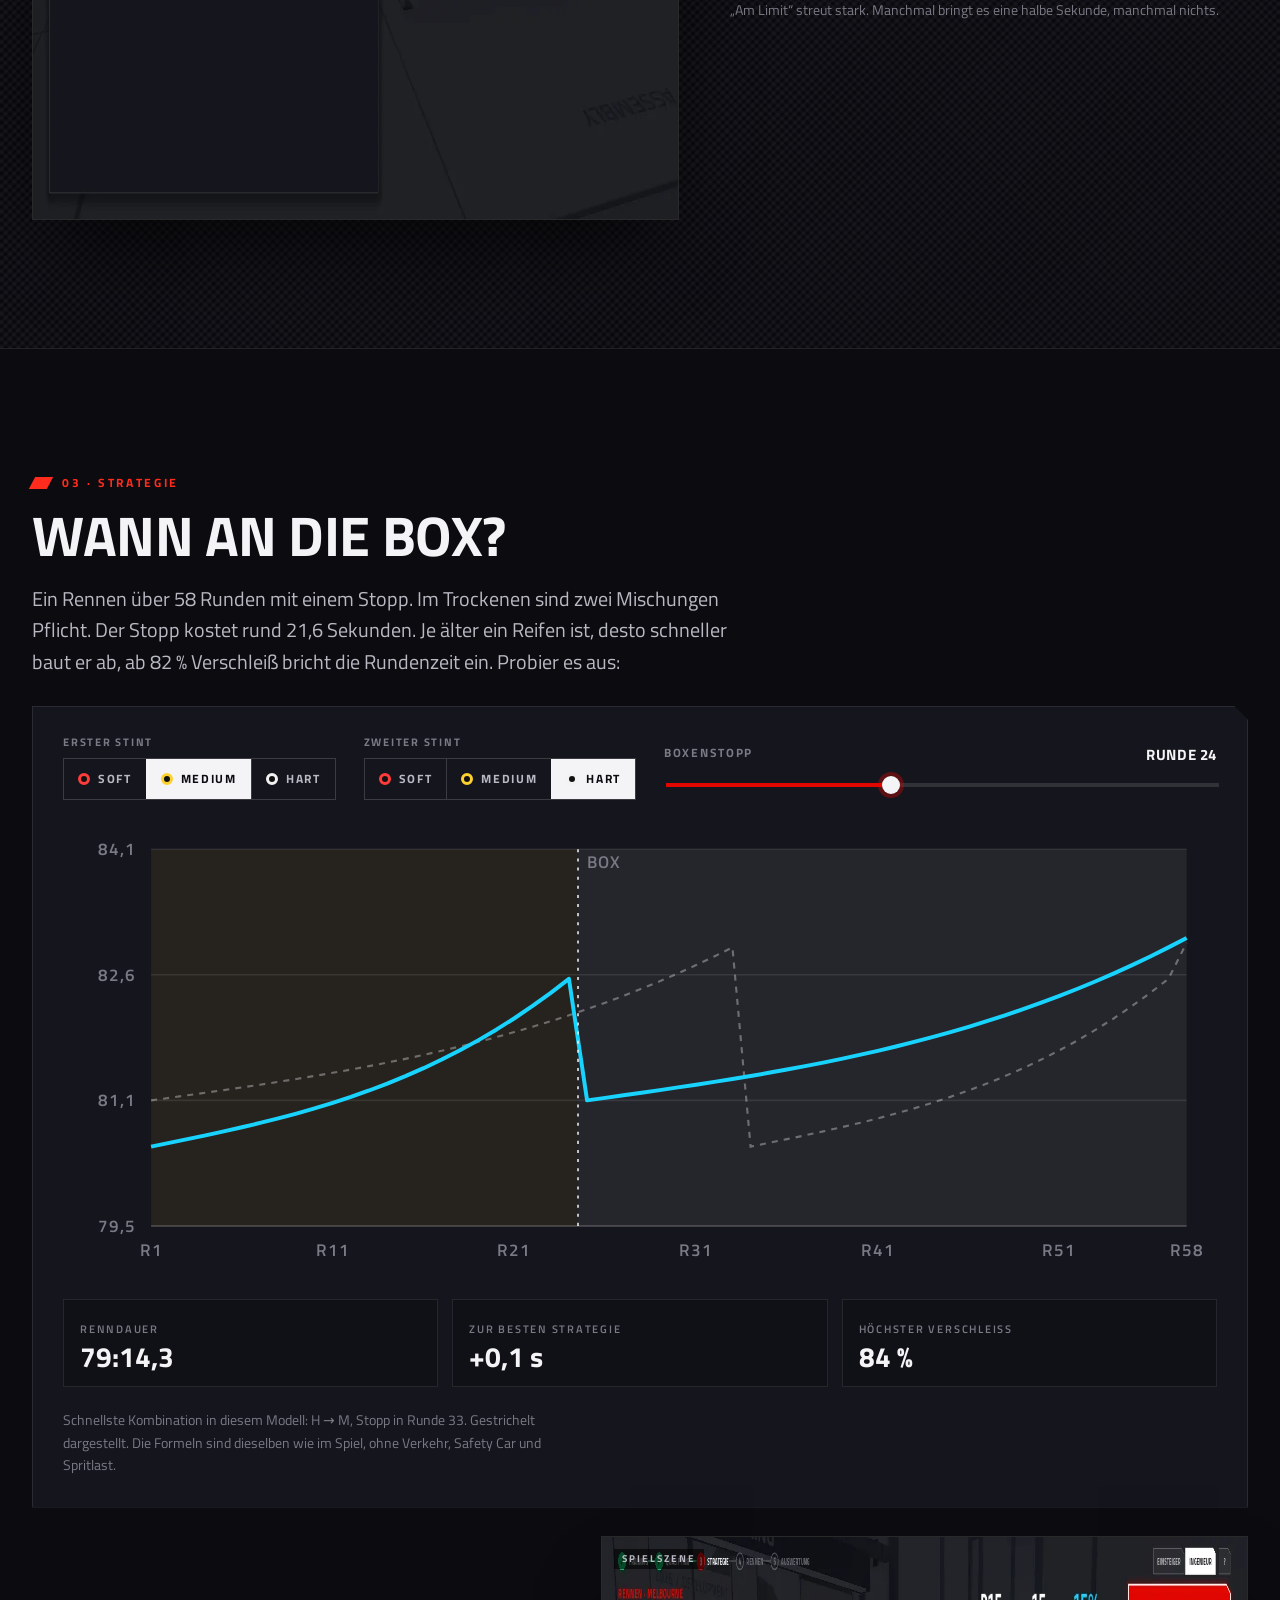
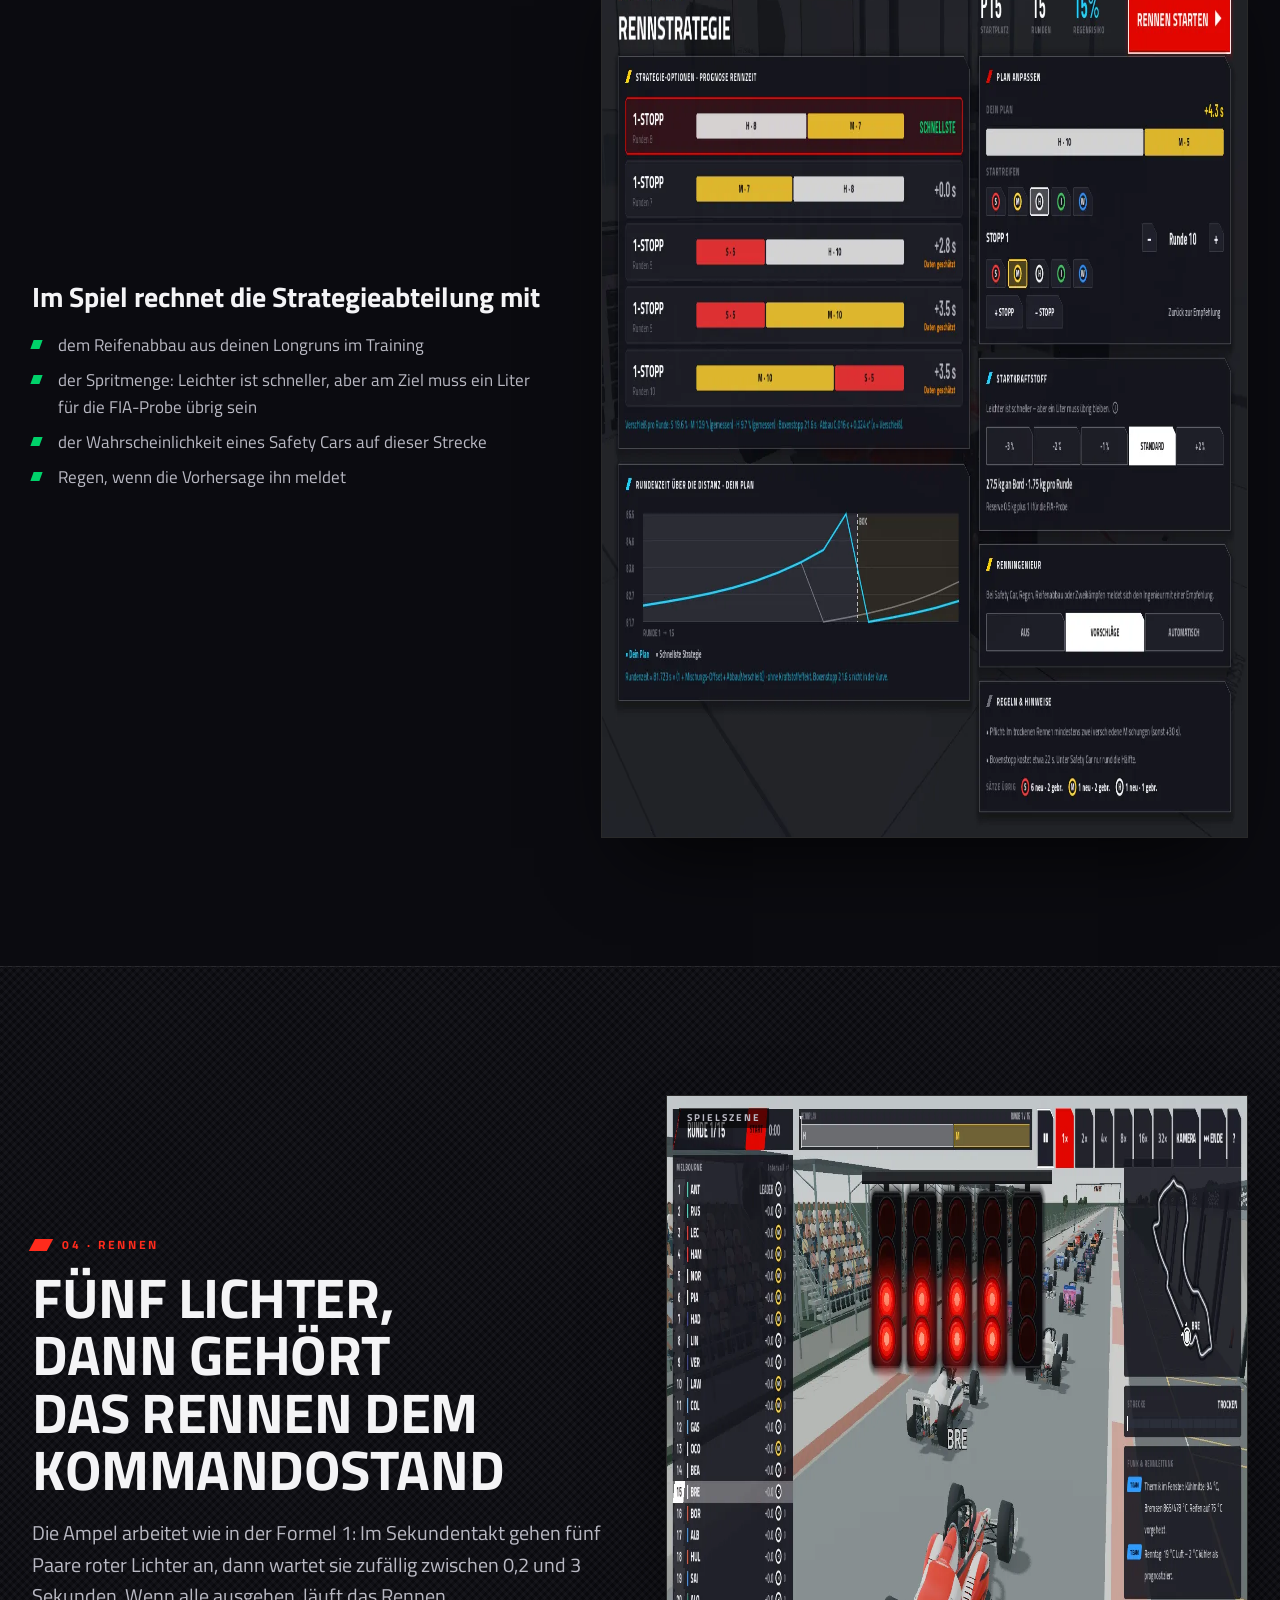
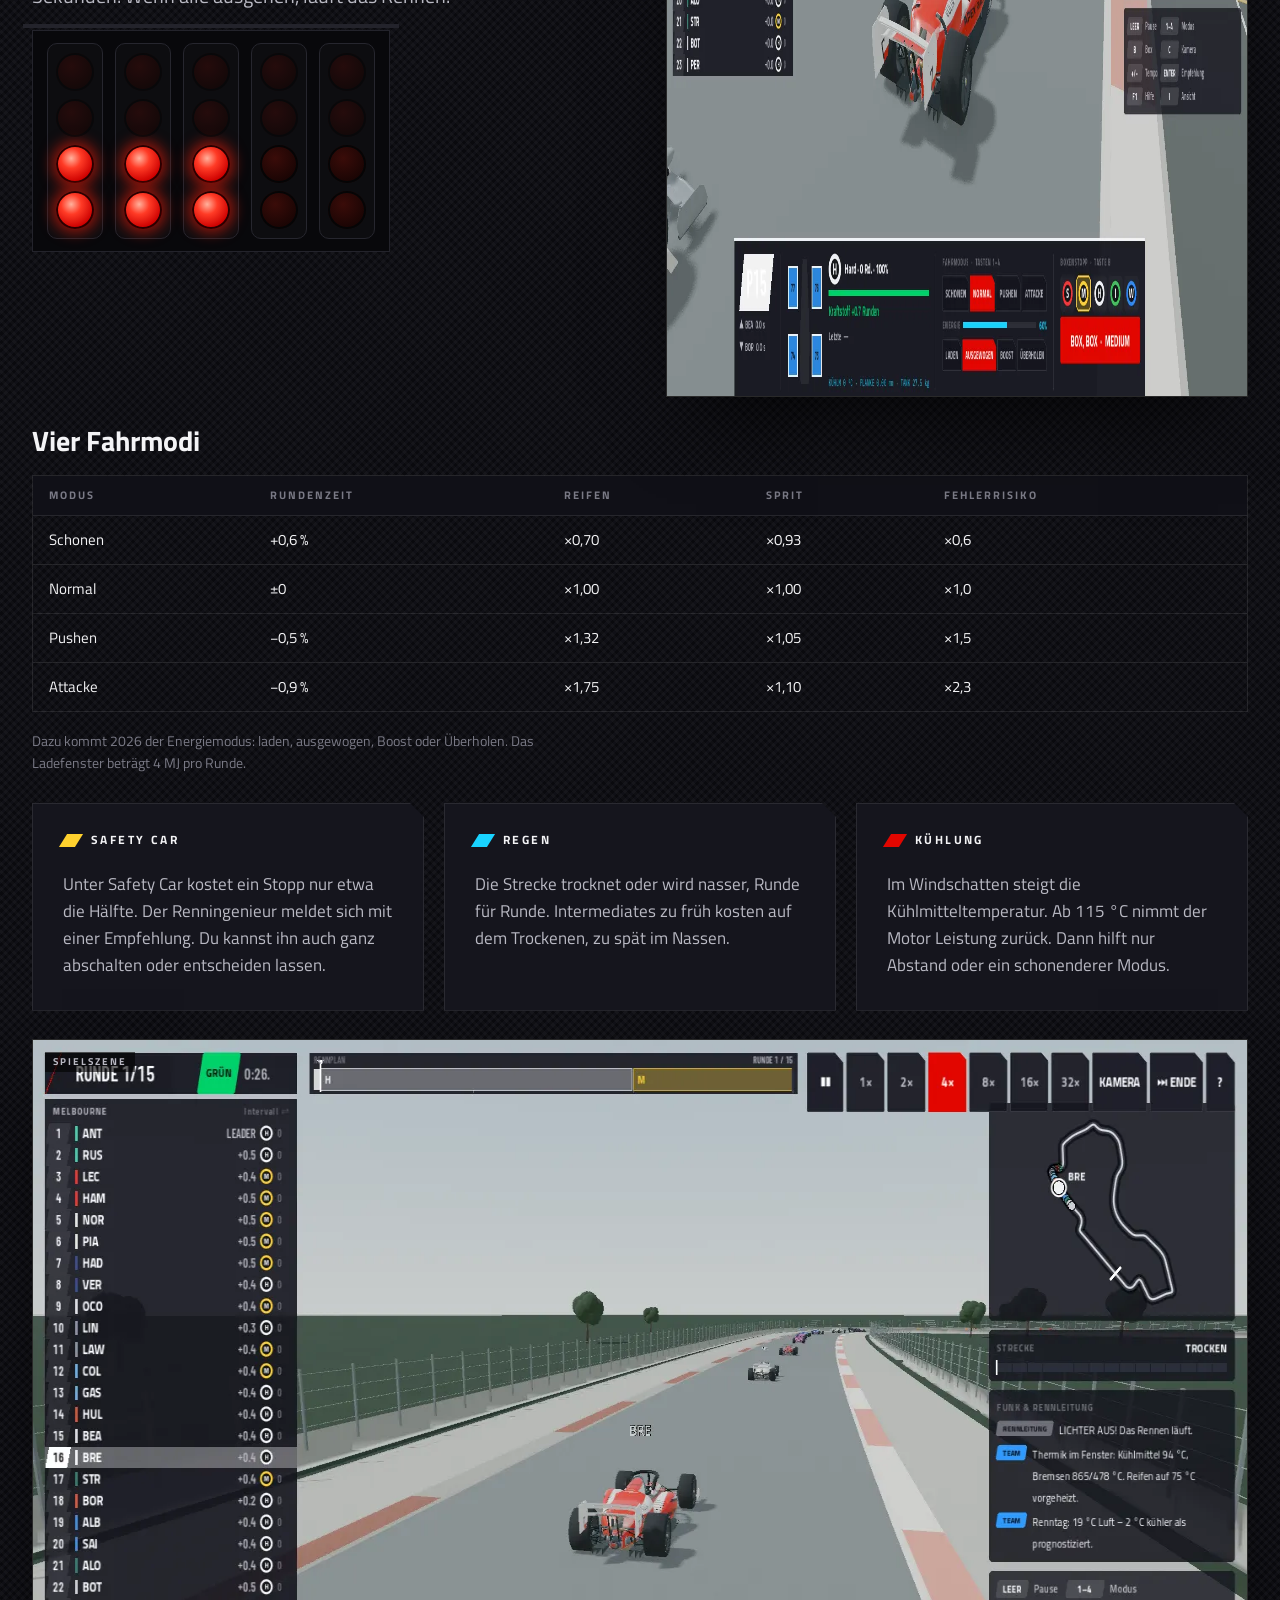
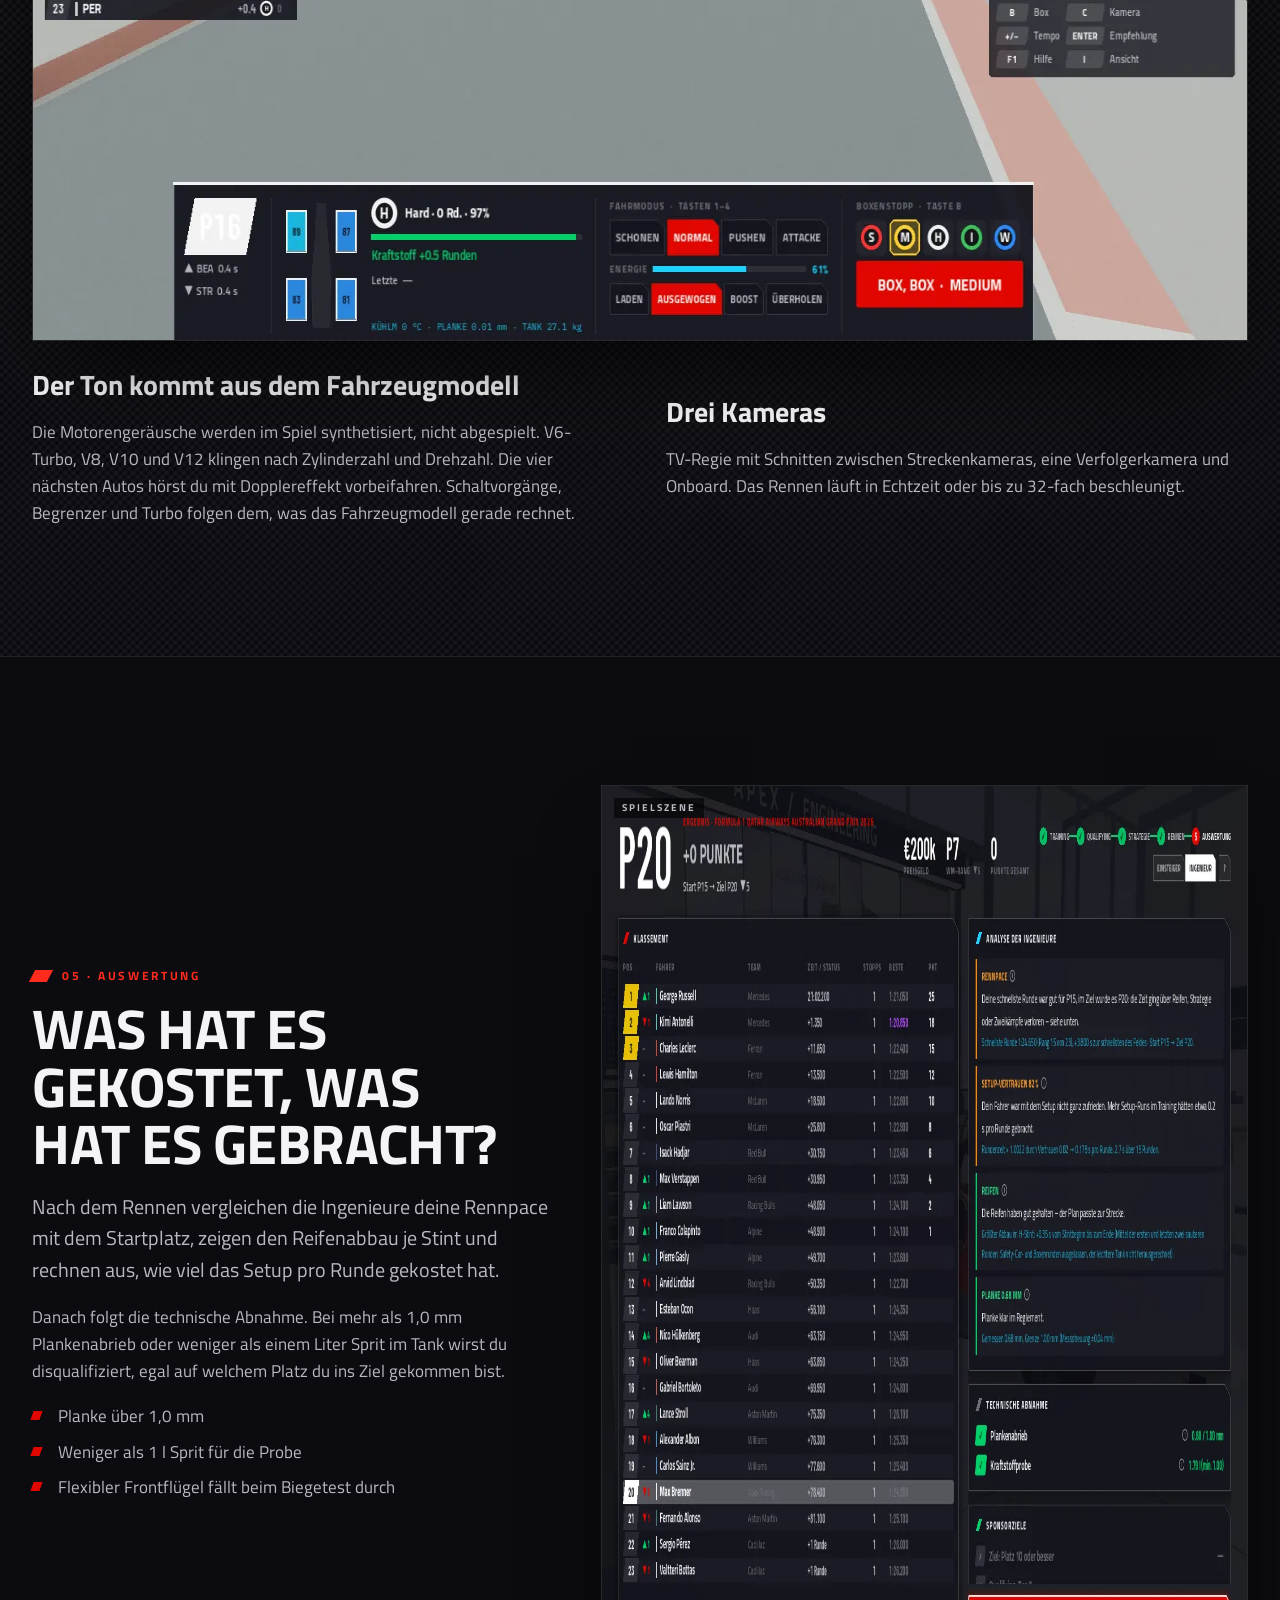
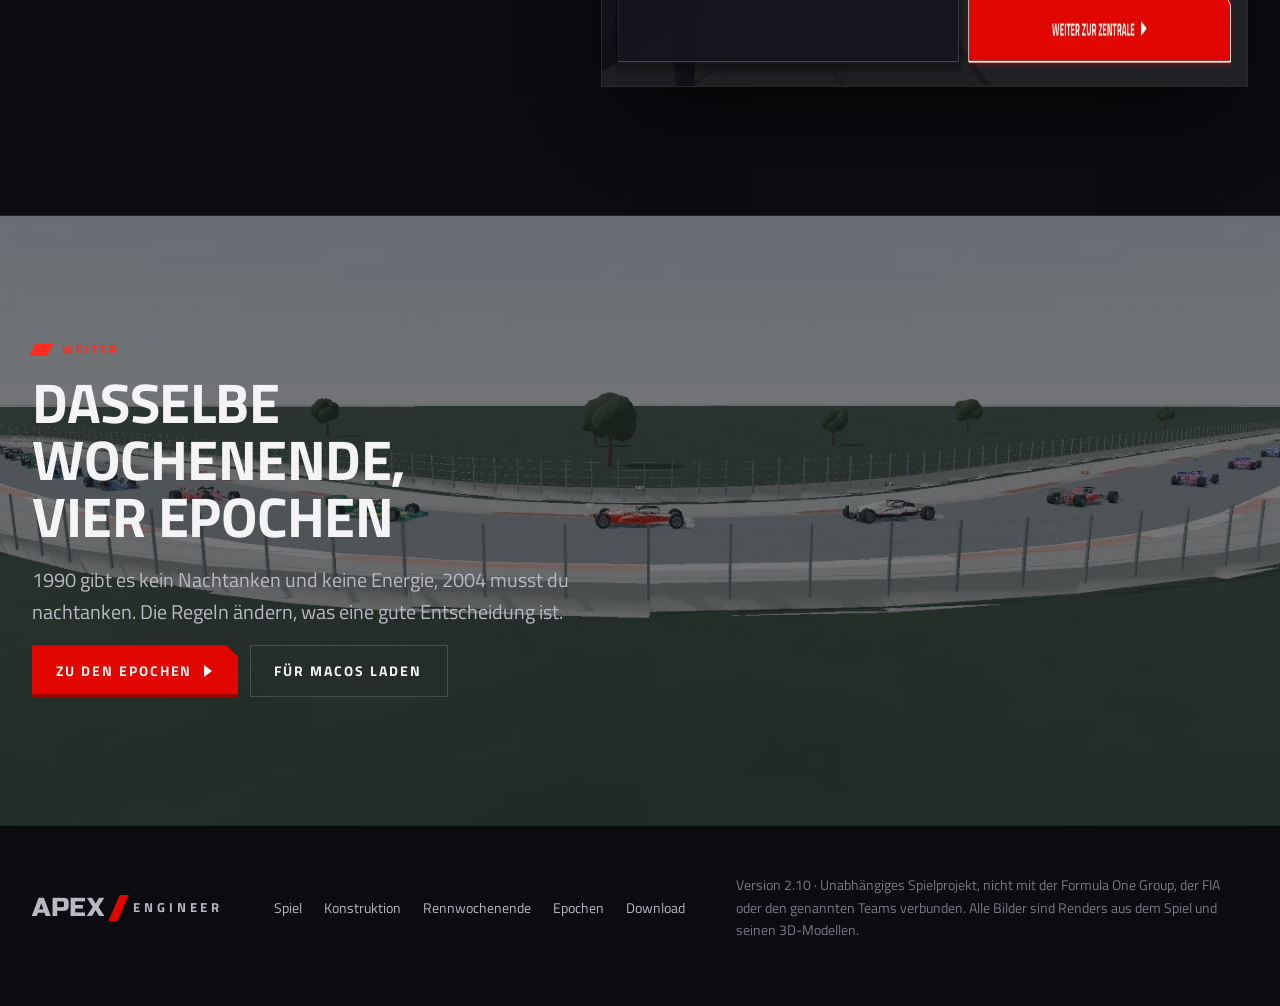
<file: rennwochenende.html>
<!doctype html>
<html lang="de">
<head>
<meta charset="utf-8">
<meta name="viewport" content="width=device-width, initial-scale=1, viewport-fit=cover">
<title>Rennwochenende · APEX Engineer</title>
<meta name="claude:viewport-fit-sides" content="cover">
<meta name="description" content="Training, Qualifying, Strategie, Rennen und Auswertung in APEX Engineer: sieben Setup-Regler, drei Risikostufen, ein Strategierechner und vier Fahrmodi.">
<meta name="theme-color" content="#0b0b10">
<link rel="preconnect" href="https://fonts.googleapis.com"><link rel="preconnect" href="https://fonts.gstatic.com" crossorigin>
<link rel="stylesheet" href="https://fonts.googleapis.com/css2?family=JetBrains+Mono:wght@400;600&family=Russo+One&family=Titillium+Web:ital,wght@0,400;0,600;0,700;0,900;1,700&display=swap">
<link rel="stylesheet" href="assets/site.css">
<link rel="icon" href="assets/img/favicon.svg" type="image/svg+xml">
</head>
<body>
<header class="nav">
  <div class="wrap">
    <a class="logo" href="index.html" aria-label="APEX Engineer, Startseite"><span class="apex">APEX</span><span class="slash"></span><span class="eng">ENGINEER</span></a>
    <nav class="nav-links" aria-label="Hauptnavigation"><a href="index.html">Spiel</a><a href="konstruktion.html">Konstruktion</a><a href="rennwochenende.html" aria-current="page">Rennwochenende</a><a href="epochen.html">Epochen</a><a class="btn primary" href="download.html">Für macOS laden</a></nav>
    <button class="nav-toggle" type="button" aria-label="Menü" aria-expanded="false"><span></span></button>
    <nav class="nav-sheet" aria-label="Menü"><a href="index.html">Spiel</a><a href="konstruktion.html">Konstruktion</a><a href="rennwochenende.html" aria-current="page">Rennwochenende</a><a href="epochen.html">Epochen</a><a class="btn primary" href="download.html">Für macOS laden <i class="arrow"></i></a></nav>
  </div>
</header>
<main>

<section class="page-hero">
  <div class="hero-media"><img src="assets/img/race-tv.webp" alt="Spielszene: das Feld in einer Kurve aus der TV-Perspektive" width="1440" height="900" fetchpriority="high"></div>
  <div class="wrap">
    <div class="hero-copy">
      <span class="eyebrow">Rennwochenende</span>
      <h1 class="wipe">Freitag Setup. Samstag Risiko. Sonntag 58 Runden.</h1>
      <p class="lead">Ein Wochenende hat fünf Abschnitte. In jedem triffst du andere Entscheidungen, und jede wirkt in den nächsten hinein: Ein schlechtes Setup kostet im Qualifying, ein riskantes Qualifying verbraucht Reifen, die im Rennen fehlen.</p>
      <nav class="jump" aria-label="Abschnitte">
        <a href="#training">01 Training</a><a href="#qualifying">02 Qualifying</a><a href="#strategie">03 Strategie</a><a href="#rennen">04 Rennen</a><a href="#auswertung">05 Auswertung</a>
      </nav>
    </div>
  </div>
</section>

<section class="band" id="training">
  <div class="wrap stack lg">
    <div class="grid-2 wide-right">
      <div class="stack">
        <span class="eyebrow">01 · Training</span>
        <h2 class="rise">Sieben Regler, ein Fenster</h2>
        <p class="lead">Jede Strecke hat für jeden Regler einen Bereich, in dem das Auto funktioniert. Am Anfang kennen die Ingenieure ihn nur grob. Nach jedem Run meldet der Fahrer, was ihn stört, und das grüne Fenster wird enger.</p>
        <p class="muted">Fünf Trainingsblöcke stehen zur Verfügung. Ein Setup-Run schärft das Fenster, eine Qualifying-Simulation zeigt die Rundenzeit, ein Longrun misst den Reifenabbau. Wer nur auf eine Runde abstimmt, erfährt am Sonntag, wie schnell die Reifen nachlassen.</p>
        <div class="stat cyan" style="max-width: 420px"><span class="v">80 % ≈ 0,2 s</span><span class="k">So viel kostet ein Setup, dem der Fahrer nur zu 80 % vertraut, auf jeder Runde.</span></div>
      </div>
      <figure class="shot rise"><img src="assets/img/ui-practice.webp" alt="Spielszene: Setup-Arbeit im Training mit Reglern, Fahrer-Feedback und Longrun-Kurve" width="1440" height="900" loading="lazy"></figure>
    </div>
    <div class="table-wrap">
      <table>
        <thead><tr><th>Regler</th><th>Bereich</th><th>In die eine Richtung</th><th>Der Preis dafür</th></tr></thead>
        <tbody>
          <tr><td>Frontflügel</td><td class="n">5–30°</td><td>Mehr Last vorn, das Auto lenkt williger ein</td><td>Widerstand, unruhigeres Heck</td></tr>
          <tr><td>Heckflügel</td><td class="n">7–32°</td><td>Abtrieb und Stabilität an der Hinterachse</td><td>Topspeed, Widerstand wächst progressiv</td></tr>
          <tr><td>Bodenfreiheit</td><td class="n">−16 bis +22 mm</td><td>Tiefer: mehr Abtrieb vom Unterboden</td><td>Aufsetzen auf Wellen, Plankenabrieb</td></tr>
          <tr><td>Federung</td><td class="n">0,70–1,30×</td><td>Härter: stabile Plattform, weniger Plankenabrieb</td><td>Mechanischer Grip, mehr Reifenverschleiß</td></tr>
          <tr><td>Bremsbalance</td><td class="n">46–66 % vorn</td><td>Weiter hinten: kürzerer Bremsweg bis zum Optimum</td><td>Hinterachse blockiert, mehr Fahrfehler</td></tr>
          <tr><td>Differenzial</td><td class="n">15–85 %</td><td>Mehr Sperre: Traktion bis zum Optimum der Strecke</td><td>Verschleiß an den Hinterreifen</td></tr>
          <tr><td>Übersetzung</td><td class="n">±0,6</td><td>Kürzer: Beschleunigung aus langsamen Kurven</td><td>Endgeschwindigkeit auf der Geraden</td></tr>
        </tbody>
      </table>
    </div>
    <p class="small">Die Bodenfreiheit wird relativ zum Grundwert der Strecke eingestellt.</p>
  </div>
</section>

<section class="band carbon" id="qualifying">
  <div class="wrap">
    <div class="grid-2 wide-left">
      <figure class="shot rise"><img src="assets/img/ui-quali.webp" alt="Spielszene: Qualifying mit Zeitenliste und Risikowahl" width="1440" height="900" loading="lazy"></figure>
      <div class="stack">
        <span class="eyebrow">02 · Qualifying</span>
        <h2 class="rise">Wie viel Risiko für eine Runde?</h2>
        <p class="lead">Q1, Q2 und Q3 im K.-o.-System. Du wählst Mischung, Zahl der Versuche und Risiko. Eine gestrichene Runde wegen Track Limits ist im Spiel genauso ärgerlich wie in echt.</p>
        <div class="table-wrap">
          <table style="min-width: 0">
            <thead><tr><th>Risiko</th><th>Zeit</th><th>Gestrichen</th></tr></thead>
            <tbody>
              <tr><td>Sicher</td><td class="n">+0,15 %</td><td class="n">2 %</td></tr>
              <tr><td>Normal</td><td class="n">±0</td><td class="n">5 %</td></tr>
              <tr><td>Am Limit</td><td class="n">−0,28 % ± 0,24</td><td class="n">13 %</td></tr>
            </tbody>
          </table>
        </div>
        <p class="small">„Am Limit“ streut stark. Manchmal bringt es eine halbe Sekunde, manchmal nichts.</p>
      </div>
    </div>
  </div>
</section>

<section class="band" id="strategie">
  <div class="wrap stack lg">
    <div class="stack" style="max-width: 760px">
      <span class="eyebrow">03 · Strategie</span>
      <h2 class="rise">Wann an die Box?</h2>
      <p class="lead">Ein Rennen über 58 Runden mit einem Stopp. Im Trockenen sind zwei Mischungen Pflicht. Der Stopp kostet rund 21,6 Sekunden. Je älter ein Reifen ist, desto schneller baut er ab, ab 82 % Verschleiß bricht die Rundenzeit ein. Probier es aus:</p>
    </div>
    <div class="panel lab" id="strat-lab">
      <div class="lab-controls">
        <div class="stack sm"><span class="lab-k">Erster Stint</span>
          <div class="seg" role="group" aria-label="Mischung im ersten Stint">
            <button type="button" data-stint="a" data-c="S" aria-pressed="false"><i class="tyre s"></i>Soft</button><button type="button" data-stint="a" data-c="M" aria-pressed="true"><i class="tyre m"></i>Medium</button><button type="button" data-stint="a" data-c="H" aria-pressed="false"><i class="tyre h"></i>Hart</button>
          </div>
        </div>
        <div class="stack sm"><span class="lab-k">Zweiter Stint</span>
          <div class="seg" role="group" aria-label="Mischung im zweiten Stint">
            <button type="button" data-stint="b" data-c="S" aria-pressed="false"><i class="tyre s"></i>Soft</button><button type="button" data-stint="b" data-c="M" aria-pressed="false"><i class="tyre m"></i>Medium</button><button type="button" data-stint="b" data-c="H" aria-pressed="true"><i class="tyre h"></i>Hart</button>
          </div>
        </div>
        <div class="range"><label for="strat-pit">Boxenstopp <output id="strat-pit-out" for="strat-pit">Runde 24</output></label><input id="strat-pit" type="range" min="3" max="55" step="1" value="24"></div>
      </div>
      <svg class="chart" role="img" aria-label="Rundenzeit über 58 Runden für deine Strategie, gestrichelt die schnellste Strategie"></svg>
      <div class="readout">
        <div><span>Renndauer</span><b id="strat-total">79:14,3</b></div>
        <div><span>Zur besten Strategie</span><b id="strat-delta">+0,1 s</b></div>
        <div id="strat-wear-box"><span>Höchster Verschleiß</span><b id="strat-wear">84 %</b></div>
      </div>
      <p class="small">Schnellste Kombination in diesem Modell: <span id="strat-opt">M → H, Stopp in Runde 25</span>. Gestrichelt dargestellt. Die Formeln sind dieselben wie im Spiel, ohne Verkehr, Safety Car und Spritlast.</p>
    </div>
    <div class="grid-2 wide-right">
      <div class="stack">
        <h3>Im Spiel rechnet die Strategieabteilung mit</h3>
        <ul class="list-tick">
          <li>dem Reifenabbau aus deinen Longruns im Training</li>
          <li>der Spritmenge: Leichter ist schneller, aber am Ziel muss ein Liter für die FIA-Probe übrig sein</li>
          <li>der Wahrscheinlichkeit eines Safety Cars auf dieser Strecke</li>
          <li>Regen, wenn die Vorhersage ihn meldet</li>
        </ul>
      </div>
      <figure class="shot rise"><img src="assets/img/ui-strategy.webp" alt="Spielszene: Strategiebildschirm mit Optionen, Plan und Rundenzeitkurve" width="1440" height="900" loading="lazy"></figure>
    </div>
  </div>
</section>

<section class="band carbon" id="rennen">
  <div class="wrap stack lg">
    <div class="grid-2">
      <div class="stack">
        <span class="eyebrow">04 · Rennen</span>
        <h2 class="rise">Fünf Lichter, dann gehört das Rennen dem Kommandostand</h2>
        <p class="lead">Die Ampel arbeitet wie in der Formel 1: Im Sekundentakt gehen fünf Paare roter Lichter an, dann wartet sie zufällig zwischen 0,2 und 3 Sekunden. Wenn alle ausgehen, läuft das Rennen.</p>
        <div class="gantry gantry-big" data-lights="loop" aria-hidden="true">
          <div class="pod"><i class="lamp"></i><i class="lamp"></i><i class="lamp"></i><i class="lamp"></i></div>
          <div class="pod"><i class="lamp"></i><i class="lamp"></i><i class="lamp"></i><i class="lamp"></i></div>
          <div class="pod"><i class="lamp"></i><i class="lamp"></i><i class="lamp"></i><i class="lamp"></i></div>
          <div class="pod"><i class="lamp"></i><i class="lamp"></i><i class="lamp"></i><i class="lamp"></i></div>
          <div class="pod"><i class="lamp"></i><i class="lamp"></i><i class="lamp"></i><i class="lamp"></i></div>
        </div>
      </div>
      <figure class="shot rise"><img src="assets/img/ui-race-lights.webp" alt="Spielszene: Startaufstellung mit Startampel" width="1440" height="900" loading="lazy"></figure>
    </div>
    <div class="stack">
      <h3>Vier Fahrmodi</h3>
      <div class="table-wrap">
        <table>
          <thead><tr><th>Modus</th><th>Rundenzeit</th><th>Reifen</th><th>Sprit</th><th>Fehlerrisiko</th></tr></thead>
          <tbody>
            <tr><td>Schonen</td><td class="n">+0,6 %</td><td class="n">×0,70</td><td class="n">×0,93</td><td class="n">×0,6</td></tr>
            <tr><td>Normal</td><td class="n">±0</td><td class="n">×1,00</td><td class="n">×1,00</td><td class="n">×1,0</td></tr>
            <tr><td>Pushen</td><td class="n">−0,5 %</td><td class="n">×1,32</td><td class="n">×1,05</td><td class="n">×1,5</td></tr>
            <tr><td>Attacke</td><td class="n">−0,9 %</td><td class="n">×1,75</td><td class="n">×1,10</td><td class="n">×2,3</td></tr>
          </tbody>
        </table>
      </div>
      <p class="small">Dazu kommt 2026 der Energiemodus: laden, ausgewogen, Boost oder Überholen. Das Ladefenster beträgt 4 MJ pro Runde.</p>
    </div>
    <div class="grid-3">
      <div class="panel stack sm" style="--flash: var(--yellow)"><div class="panel-head">Safety Car</div><p class="muted">Unter Safety Car kostet ein Stopp nur etwa die Hälfte. Der Renningenieur meldet sich mit einer Empfehlung. Du kannst ihn auch ganz abschalten oder entscheiden lassen.</p></div>
      <div class="panel stack sm" style="--flash: var(--cyan)"><div class="panel-head">Regen</div><p class="muted">Die Strecke trocknet oder wird nasser, Runde für Runde. Intermediates zu früh kosten auf dem Trockenen, zu spät im Nassen.</p></div>
      <div class="panel stack sm" style="--flash: var(--red)"><div class="panel-head">Kühlung</div><p class="muted">Im Windschatten steigt die Kühlmitteltemperatur. Ab 115 °C nimmt der Motor Leistung zurück. Dann hilft nur Abstand oder ein schonenderer Modus.</p></div>
    </div>
    <figure class="shot rise"><img src="assets/img/ui-race.webp" alt="Spielszene: Rennen mit Zeitenturm, Streckenkarte, Funk und Cockpit-Leiste" width="1440" height="900" loading="lazy"></figure>
    <div class="grid-2">
      <div class="stack">
        <h3>Der Ton kommt aus dem Fahrzeugmodell</h3>
        <p class="muted">Die Motorengeräusche werden im Spiel synthetisiert, nicht abgespielt. V6-Turbo, V8, V10 und V12 klingen nach Zylinderzahl und Drehzahl. Die vier nächsten Autos hörst du mit Dopplereffekt vorbeifahren. Schaltvorgänge, Begrenzer und Turbo folgen dem, was das Fahrzeugmodell gerade rechnet.</p>
      </div>
      <div class="stack">
        <h3>Drei Kameras</h3>
        <p class="muted">TV-Regie mit Schnitten zwischen Streckenkameras, eine Verfolgerkamera und Onboard. Das Rennen läuft in Echtzeit oder bis zu 32-fach beschleunigt.</p>
      </div>
    </div>
  </div>
</section>

<section class="band" id="auswertung">
  <div class="wrap">
    <div class="grid-2 wide-right">
      <div class="stack">
        <span class="eyebrow">05 · Auswertung</span>
        <h2 class="rise">Was hat es gekostet, was hat es gebracht?</h2>
        <p class="lead">Nach dem Rennen vergleichen die Ingenieure deine Rennpace mit dem Startplatz, zeigen den Reifenabbau je Stint und rechnen aus, wie viel das Setup pro Runde gekostet hat.</p>
        <p class="muted">Danach folgt die technische Abnahme. Bei mehr als 1,0 mm Plankenabrieb oder weniger als einem Liter Sprit im Tank wirst du disqualifiziert, egal auf welchem Platz du ins Ziel gekommen bist.</p>
        <ul class="list-tick no">
          <li>Planke über 1,0 mm</li>
          <li>Weniger als 1 l Sprit für die Probe</li>
          <li>Flexibler Frontflügel fällt beim Biegetest durch</li>
        </ul>
      </div>
      <figure class="shot rise"><img src="assets/img/ui-results.webp" alt="Spielszene: Ergebnis mit Klassement, Analyse der Ingenieure und technischer Abnahme" width="1440" height="900" loading="lazy"></figure>
    </div>
  </div>
</section>

<section class="band cta">
  <div class="bgimg"><img src="assets/img/race-tv.webp" alt="" loading="lazy"></div>
  <div class="wrap">
    <div class="stack" style="max-width: 620px">
      <span class="eyebrow">Weiter</span>
      <h2 class="rise">Dasselbe Wochenende, vier Epochen</h2>
      <p class="lead">1990 gibt es kein Nachtanken und keine Energie, 2004 musst du nachtanken. Die Regeln ändern, was eine gute Entscheidung ist.</p>
      <div class="btns"><a class="btn primary" href="epochen.html">Zu den Epochen <i class="arrow"></i></a><a class="btn ghost" href="download.html">Für macOS laden</a></div>
    </div>
  </div>
</section>

</main>
<footer class="footer">
  <div class="wrap">
    <a class="logo" href="index.html"><span class="apex">APEX</span><span class="slash"></span><span class="eng">ENGINEER</span></a>
    <nav aria-label="Fußzeile"><a href="index.html">Spiel</a><a href="konstruktion.html">Konstruktion</a><a href="rennwochenende.html">Rennwochenende</a><a href="epochen.html">Epochen</a><a href="download.html">Download</a></nav>
    <p class="small">Version 2.10 · Unabhängiges Spielprojekt, nicht mit der Formula One Group, der FIA oder den genannten Teams verbunden. Alle Bilder sind Renders aus dem Spiel und seinen 3D-Modellen.</p>
  </div>
</footer>
<script src="assets/site.js"></script>
</body>
</html>
</file>
<file: assets/site.css>
/* APEX Engineer website.
   Layout concept: broadcast graphics laid over a dark studio. Full-bleed
   renders carry the pages; information sits in cut-corner carbon panels
   with slanted colour flashes, exactly like the game's TV graphics.
   One deliberate dark look (the game is dark): single theme on purpose. */
:root {
  /* colour */
  --bg: #0b0b10;
  --bg-2: #101017;
  --panel: #15151d;
  --raise: #1e1e28;
  --line: rgba(255, 255, 255, .09);
  --line-2: rgba(255, 255, 255, .16);
  --fg: #f4f4f6;
  --fg-2: #b9b9c3;
  --fg-3: #7a7a86;
  --red: #e10600;
  --red-hi: #ff2b1c;
  --cyan: #19d3ff;
  --purple: #b44dff;
  --green: #00d26a;
  --yellow: #ffd12e;
  --tyre-s: #ff3b3b;
  --tyre-m: #ffd12e;
  --tyre-h: #f2f2f2;
  /* type */
  --display: "Titillium Web", "Arial Narrow", system-ui, sans-serif;
  --body: "Titillium Web", system-ui, -apple-system, "Segoe UI", sans-serif;
  --mark: "Russo One", "Arial Black", sans-serif;
  --mono: "JetBrains Mono", ui-monospace, "SF Mono", Menlo, monospace;
  /* layout */
  --max: 1240px;
  --cut: 14px;
  --nav-h: 64px;
  color-scheme: dark;
}

* { box-sizing: border-box; }
html { scroll-behavior: smooth; -webkit-text-size-adjust: 100%; }
@media (prefers-reduced-motion: reduce) { html { scroll-behavior: auto; } }
body {
  margin: 0;
  background: var(--bg);
  color: var(--fg);
  font: 400 17px/1.6 var(--body);
  -webkit-font-smoothing: antialiased;
  overflow-x: hidden;
}
body::before {
  content: ""; position: fixed; inset: 0 0 auto; height: env(safe-area-inset-top, 0px);
  z-index: 60; background: var(--bg);
}
img { max-width: 100%; display: block; }
a { color: inherit; }
::selection { background: var(--red); color: #fff; }
:focus-visible { outline: 2px solid var(--cyan); outline-offset: 3px; }

@view-transition { navigation: auto; }
::view-transition-old(root) { animation: 260ms cubic-bezier(.4, 0, 1, 1) both vt-out; }
::view-transition-new(root) { animation: 420ms cubic-bezier(0, 0, .2, 1) both vt-in; }
@keyframes vt-out { to { opacity: 0; transform: translateX(-24px); } }
@keyframes vt-in { from { opacity: 0; transform: translateX(32px); } }

/* ------------------------------------------------------------ layout */
.wrap {
  width: 100%; max-width: calc(var(--max) + 2 * 32px); margin-inline: auto;
  padding-left: max(16px, env(safe-area-inset-left, 0px));
  padding-right: max(16px, env(safe-area-inset-right, 0px));
}
@media (min-width: 720px) { .wrap { padding-left: max(32px, env(safe-area-inset-left, 0px)); padding-right: max(32px, env(safe-area-inset-right, 0px)); } }
.band { padding-block: clamp(72px, 10vw, 140px); position: relative; }
.band.tight { padding-block: clamp(48px, 7vw, 90px); }
.band + .band { border-top: 1px solid var(--line); }
.grid-2 { display: grid; gap: clamp(28px, 4vw, 64px); grid-template-columns: 1fr; align-items: center; }
@media (min-width: 900px) { .grid-2 { grid-template-columns: 1fr 1fr; } .grid-2.wide-left { grid-template-columns: 1.25fr 1fr; } .grid-2.wide-right { grid-template-columns: 1fr 1.25fr; } }
.grid-2 > *, .grid-3 > *, .grid-4 > * { min-width: 0; }
.grid-3 { display: grid; gap: 20px; grid-template-columns: 1fr; }
@media (min-width: 760px) { .grid-3 { grid-template-columns: repeat(3, 1fr); } }
.grid-4 { display: grid; gap: 16px; grid-template-columns: 1fr 1fr; }
@media (min-width: 980px) { .grid-4 { grid-template-columns: repeat(4, 1fr); } }

/* ------------------------------------------------------------ type */
h1, h2, h3, h4 { font-family: var(--display); margin: 0; text-wrap: balance; }
h1 { font-weight: 700; font-size: clamp(40px, 6.4vw, 84px); line-height: .98; letter-spacing: -.012em; text-transform: uppercase; }
h2 { font-weight: 700; font-size: clamp(32px, 4.4vw, 58px); line-height: 1.02; letter-spacing: -.008em; text-transform: uppercase; }
h3 { font-weight: 700; font-size: clamp(22px, 2.2vw, 28px); line-height: 1.15; }
h4 { font-weight: 700; font-size: 15px; letter-spacing: .14em; text-transform: uppercase; }
p { margin: 0; max-width: 64ch; }
.lead { font-size: clamp(18px, 1.6vw, 21px); color: var(--fg-2); line-height: 1.55; }
.muted { color: var(--fg-2); }
.small { font-size: 14px; color: var(--fg-3); }
.stack { display: flex; flex-direction: column; gap: 18px; }
.stack.sm { gap: 10px; }
.stack.lg { gap: 28px; }
.num { font-variant-numeric: tabular-nums; }
.mono { font-family: var(--mono); font-size: .86em; }
em.hi { font-style: normal; color: var(--fg); }

.eyebrow {
  display: inline-flex; align-items: center; gap: 12px;
  font: 700 12px/1 var(--display); letter-spacing: .22em; text-transform: uppercase; color: var(--red-hi);
}
.eyebrow::before {
  content: ""; width: 18px; height: 12px; background: currentColor; transform: skewX(-28deg);
}
.eyebrow.cyan { color: var(--cyan); }
.eyebrow.dim { color: var(--fg-3); }

/* ------------------------------------------------------------ buttons */
.btn {
  --c: var(--raise);
  display: inline-flex; align-items: center; gap: 12px; position: relative;
  padding: 15px 26px 15px 24px; min-height: 52px;
  font: 700 14px/1 var(--display); letter-spacing: .14em; text-transform: uppercase; text-decoration: none;
  color: var(--fg); background: var(--c); border: 0; cursor: pointer;
  clip-path: polygon(0 0, calc(100% - 12px) 0, 100% 12px, 100% 100%, 0 100%);
  transition: background .18s, transform .18s;
}
.btn:hover { background: #2b2b37; }
.btn:active { transform: translateY(1px); }
.btn.primary { --c: var(--red); box-shadow: inset 0 -3px 0 #9d0500; }
.btn.primary:hover { background: var(--red-hi); }
.btn .arrow { width: 0; height: 0; border-left: 8px solid currentColor; border-top: 6px solid transparent; border-bottom: 6px solid transparent; transition: transform .2s; }
.btn:hover .arrow { transform: translateX(4px); }
.btn.ghost { background: transparent; box-shadow: inset 0 0 0 1px var(--line-2); clip-path: none; }
.btn.ghost:hover { box-shadow: inset 0 0 0 1px var(--fg); background: rgba(255, 255, 255, .04); }
.btn[aria-disabled="true"] { opacity: .55; pointer-events: none; }
.btns { display: flex; flex-wrap: wrap; gap: 12px; }

/* ------------------------------------------------------------ panels */
.panel {
  position: relative; background: var(--panel); border: 1px solid var(--line);
  clip-path: polygon(0 0, calc(100% - var(--cut)) 0, 100% var(--cut), 100% 100%, 0 100%);
  padding: clamp(20px, 2.4vw, 30px);
}
.panel-head {
  display: flex; align-items: center; gap: 12px; margin-bottom: 14px;
  font: 700 12px/1 var(--display); letter-spacing: .2em; text-transform: uppercase;
}
.panel-head::before { content: ""; width: 16px; height: 13px; background: var(--flash, var(--red)); transform: skewX(-32deg); }
.carbon {
  background-color: #101016;
  background-image:
    repeating-linear-gradient(45deg, rgba(255, 255, 255, .025) 0 3px, transparent 3px 6px),
    repeating-linear-gradient(-45deg, rgba(0, 0, 0, .35) 0 3px, transparent 3px 6px);
}

/* ------------------------------------------------------------ nav */
.nav {
  position: fixed; top: env(safe-area-inset-top, 0px); left: 0; right: 0; z-index: 50; height: var(--nav-h);
  background: rgba(11, 11, 16, .72); backdrop-filter: blur(14px) saturate(140%); -webkit-backdrop-filter: blur(14px) saturate(140%);
  border-bottom: 1px solid var(--line);
}
.nav .wrap { height: 100%; display: flex; align-items: center; gap: 28px; }
.logo { display: inline-flex; align-items: center; gap: 10px; text-decoration: none; flex: 0 0 auto; }
.logo .apex { font: 400 26px/1 var(--mark); letter-spacing: .02em; }
.logo .slash { width: 9px; height: 26px; background: var(--red); transform: skewX(-24deg); }
.logo .eng { font: 700 13px/1 var(--display); letter-spacing: .3em; color: var(--fg-2); }
.nav-links { display: none; gap: 4px; margin-left: auto; align-items: center; }
.nav-links a {
  position: relative; padding: 10px 12px; text-decoration: none;
  font: 700 13px/1 var(--display); letter-spacing: .14em; text-transform: uppercase; color: var(--fg-2);
  transition: color .15s;
}
.nav-links a:hover, .nav-links a[aria-current="page"] { color: var(--fg); }
.nav-links a[aria-current="page"]::after { content: ""; position: absolute; left: 12px; right: 12px; bottom: -13px; height: 3px; background: var(--red); }
.nav .btn { min-height: 40px; padding: 11px 18px; font-size: 12px; margin-left: 12px; }
.nav-toggle { margin-left: auto; background: none; border: 0; color: var(--fg); width: 44px; height: 44px; display: grid; place-items: center; cursor: pointer; }
.nav-toggle span, .nav-toggle span::before, .nav-toggle span::after { display: block; width: 22px; height: 2px; background: currentColor; position: relative; transition: transform .2s; }
.nav-toggle span::before, .nav-toggle span::after { content: ""; position: absolute; left: 0; }
.nav-toggle span::before { top: -7px; } .nav-toggle span::after { top: 7px; }
.nav[data-open] .nav-toggle span { background: transparent; }
.nav[data-open] .nav-toggle span::before { transform: translateY(7px) rotate(45deg); }
.nav[data-open] .nav-toggle span::after { transform: translateY(-7px) rotate(-45deg); }
.nav-sheet {
  position: fixed; top: calc(var(--nav-h) + env(safe-area-inset-top, 0px)); left: 0; right: 0;
  background: var(--bg-2); border-bottom: 1px solid var(--line);
  padding: 8px max(16px, env(safe-area-inset-left, 0px)) 22px max(16px, env(safe-area-inset-right, 0px));
  display: none; flex-direction: column;
}
.nav[data-open] .nav-sheet { display: flex; }
.nav-sheet a { padding: 14px 4px; border-bottom: 1px solid var(--line); text-decoration: none; font: 700 15px/1 var(--display); letter-spacing: .14em; text-transform: uppercase; }
.nav-sheet a[aria-current="page"] { color: var(--red-hi); }
.nav-sheet .btn { margin-top: 18px; justify-content: center; }
@media (min-width: 960px) { .nav-links { display: flex; } .nav-toggle, .nav-sheet { display: none !important; } }
main { padding-top: calc(var(--nav-h)); }

/* ------------------------------------------------------------ hero */
.hero { position: relative; min-height: clamp(560px, 86vh, 900px); display: flex; align-items: flex-end; overflow: hidden; isolation: isolate; }
.hero-media { position: absolute; inset: 0; z-index: -2; }
.hero-media img { width: 100%; height: 100%; object-fit: cover; object-position: 66% 60%; transform-origin: 70% 60%; }
.hero::before {
  content: ""; position: absolute; inset: 0; z-index: -1;
  background:
    linear-gradient(90deg, rgba(11, 11, 16, .96) 0%, rgba(11, 11, 16, .78) 34%, rgba(11, 11, 16, .1) 64%, rgba(11, 11, 16, 0) 100%),
    linear-gradient(0deg, var(--bg) 0%, rgba(11, 11, 16, 0) 30%);
}
@media (max-width: 720px) {
  .hero { align-items: flex-end; }
  .hero-media img { object-position: 72% 40%; }
  .hero::before { background: linear-gradient(0deg, var(--bg) 8%, rgba(11, 11, 16, .82) 52%, rgba(11, 11, 16, .2) 100%); }
}
.hero .wrap { padding-block: 120px 72px; }
.hero-copy { max-width: 640px; display: flex; flex-direction: column; gap: 24px; }
.hero h1 .red { color: var(--red); }
.spec-line { display: flex; flex-wrap: wrap; gap: 10px 22px; font: 600 13px/1.2 var(--display); letter-spacing: .12em; text-transform: uppercase; color: var(--fg-3); }
.spec-line span { display: inline-flex; align-items: center; gap: 8px; }
.spec-line span + span::before { content: ""; width: 4px; height: 4px; background: var(--fg-3); transform: rotate(45deg); margin-right: 14px; }

.page-hero { position: relative; overflow: hidden; isolation: isolate; min-height: clamp(380px, 58vh, 620px); display: flex; align-items: flex-end; }
.page-hero .hero-media img { object-position: 60% 50%; }
.page-hero::before { content: ""; position: absolute; inset: 0; z-index: -1; background: linear-gradient(90deg, rgba(11, 11, 16, .95), rgba(11, 11, 16, .55) 50%, rgba(11, 11, 16, .15)), linear-gradient(0deg, var(--bg), transparent 40%); }
.page-hero .wrap { padding-block: 110px 56px; }
.page-hero .hero-copy { max-width: 760px; }

/* ------------------------------------------------------------ start lights */
.gantry { display: inline-flex; align-self: flex-start; width: max-content; gap: 8px; padding: 8px 10px; background: #08080b; border: 1px solid #23232b; position: relative; }
.gantry::before { content: ""; position: absolute; left: -10px; right: -10px; top: -7px; height: 4px; background: #23232b; }
.pod { width: 30px; display: grid; gap: 5px; padding: 6px 5px; background: #0d0d10; border: 1px solid #26262e; border-radius: 6px; }
.lamp { width: 18px; height: 18px; border-radius: 50%; background: radial-gradient(circle at 40% 35%, #3a0c09, #1a0504 70%); box-shadow: inset 0 0 0 2px #050506; transition: background .06s, box-shadow .06s; }
.pod .lamp:nth-child(-n+2) { opacity: .55; }
.pod.on .lamp:nth-child(n+3) { background: radial-gradient(circle at 40% 35%, #ffb19c, #ff3b26 30%, #c00 70%); box-shadow: 0 0 14px 4px rgba(255, 30, 10, .55), inset 0 0 0 2px #2a0000; }
.gantry-big .pod { width: 56px; gap: 8px; padding: 9px 8px; border-radius: 10px; }
.gantry-big .lamp { width: 38px; height: 38px; }
.gantry-big { gap: 12px; padding: 12px 14px; }

/* ------------------------------------------------------------ explode (scroll scrub) */
.scrub { position: relative; }
.scrub-grid { display: grid; grid-template-columns: 1fr; }
@media (min-width: 980px) { .scrub-grid { grid-template-columns: minmax(300px, 400px) 1fr; gap: 48px; } }
.scrub-steps { display: flex; flex-direction: column; order: 2; }
.scrub-step { min-height: 78vh; display: flex; align-items: center; padding-block: 24px; }
.scrub-step .panel { width: 100%; transition: border-color .3s, transform .4s; }
.scrub-step[data-active] .panel { border-color: rgba(225, 6, 0, .55); }
.scrub-step:first-child { min-height: 60vh; }
.scrub-stage { position: sticky; top: calc(var(--nav-h) + 12px); height: min(56vh, 60vw); order: 1; z-index: 2; display: grid; place-items: center; }
@media (min-width: 980px) { .scrub-stage { order: 2; height: calc(100vh - var(--nav-h) - 48px); top: calc(var(--nav-h) + 24px); } .scrub-steps { order: 1; } }
.scrub-frame { position: relative; width: 100%; aspect-ratio: 16 / 9; max-height: 100%; max-width: 100%; }
@media (min-width: 980px) { .scrub-frame { width: min(100%, calc((100vh - var(--nav-h) - 48px) * 16 / 9)); } }
.scrub-frame canvas, .scrub-frame > img { position: absolute; inset: 0; width: 100%; height: 100%; object-fit: cover; }
.scrub-frame::after { content: ""; position: absolute; inset: 0; pointer-events: none; box-shadow: inset 0 0 0 1px var(--line), inset 0 0 120px 40px var(--bg); }
.tag3d {
  position: absolute; left: 0; top: 0; transform: translate(-6px, -6px); z-index: 3;
  display: inline-flex; align-items: center; gap: 8px; pointer-events: none;
  font: 700 11px/1 var(--display); letter-spacing: .16em; text-transform: uppercase; color: var(--fg);
  text-shadow: 0 1px 6px rgba(0, 0, 0, .9);
  opacity: 0; transition: opacity .3s;
}
.tag3d::before { content: ""; width: 9px; height: 9px; border-radius: 50%; background: var(--cyan); box-shadow: 0 0 0 3px rgba(25, 211, 255, .25); }
.tag3d.on { opacity: 1; }
.tag3d .ln { position: absolute; left: 4px; top: 4px; width: 26px; height: 1px; background: rgba(255,255,255,.4); transform-origin: 0 0; display: none; }

/* ------------------------------------------------------------ flow / weekend */
.flow { display: grid; gap: 0; counter-reset: step; }
.flow-row { display: grid; grid-template-columns: 64px 1fr; gap: 20px; padding-block: 26px; border-top: 1px solid var(--line); }
.flow-row:last-child { border-bottom: 1px solid var(--line); }
@media (min-width: 900px) { .flow-row { grid-template-columns: 90px 1.1fr 1fr; gap: 36px; align-items: start; } }
.flow-row .idx { font: 700 15px/1 var(--display); letter-spacing: .2em; color: var(--fg-3); padding-top: 6px; }
.flow-row[data-on] .idx { color: var(--red-hi); }
.flow-row h3 { margin-bottom: 8px; }
.flow-row .detail { color: var(--fg-2); font-size: 15px; grid-column: 2; }
@media (min-width: 900px) { .flow-row .detail { grid-column: 3; padding-top: 6px; } }
.sticky-gantry { position: sticky; top: calc(var(--nav-h) + 20px); z-index: 3; display: flex; justify-content: flex-start; padding-block: 12px 28px; background: linear-gradient(var(--bg) 70%, transparent); }

/* ------------------------------------------------------------ figures and stats */
.figure { position: relative; overflow: hidden; background: var(--bg-2); border: 1px solid var(--line); }
.figure img { width: 100%; height: auto; transition: transform 1.2s cubic-bezier(.2, .7, .2, 1); }
.figure:hover img { transform: scale(1.025); }
.figure figcaption, .cap { font-size: 13px; color: var(--fg-3); padding: 12px 2px 0; }
figure { margin: 0; }
.shot { position: relative; border: 1px solid var(--line-2); background: #000; box-shadow: 0 40px 80px -30px rgba(0, 0, 0, .8); }
.shot::before { content: "SPIELSZENE"; position: absolute; left: 12px; top: 12px; z-index: 2; font: 700 10px/1 var(--display); letter-spacing: .2em; padding: 5px 8px; background: rgba(0, 0, 0, .6); color: var(--fg-2); }
.stat { display: flex; flex-direction: column; gap: 6px; padding-top: 18px; border-top: 2px solid var(--red); }
.stat .v { font: 700 clamp(34px, 3.6vw, 52px)/1 var(--display); font-variant-numeric: tabular-nums; letter-spacing: -.01em; }
.stat .k { font-size: 15px; color: var(--fg-2); max-width: 32ch; }
.stat.cyan { border-color: var(--cyan); }

.kv { display: grid; grid-template-columns: auto 1fr; gap: 0 18px; font-size: 15px; }
.kv dt { color: var(--fg-3); padding: 9px 0; border-top: 1px solid var(--line); font: 600 12px/1.6 var(--display); letter-spacing: .14em; text-transform: uppercase; }
.kv dd { margin: 0; padding: 9px 0; border-top: 1px solid var(--line); text-align: right; font-variant-numeric: tabular-nums; }

.table-wrap { overflow-x: auto; border: 1px solid var(--line); }
table { border-collapse: collapse; width: 100%; font-size: 15px; min-width: 560px; }
th, td { text-align: left; padding: 12px 16px; border-bottom: 1px solid var(--line); vertical-align: top; }
th { font: 700 11px/1.4 var(--display); letter-spacing: .18em; text-transform: uppercase; color: var(--fg-3); background: var(--bg-2); }
td.n { font-variant-numeric: tabular-nums; white-space: nowrap; }
tr:last-child td { border-bottom: 0; }

.list-tick { list-style: none; padding: 0; margin: 0; display: grid; gap: 8px; }
.list-tick li { display: grid; grid-template-columns: 16px 1fr; gap: 10px; color: var(--fg-2); }
.list-tick li::before { content: ""; width: 9px; height: 9px; margin-top: 8px; background: var(--green); transform: skewX(-20deg); }
.list-tick.no li::before { background: var(--red); }

/* ------------------------------------------------------------ interactive charts */
.lab { display: grid; gap: 22px; }
.lab-controls { display: flex; flex-wrap: wrap; gap: 18px 28px; align-items: end; }
.seg { display: inline-flex; border: 1px solid var(--line-2); }
.seg button { background: transparent; color: var(--fg-2); border: 0; padding: 10px 14px; font: 700 12px/1 var(--display); letter-spacing: .14em; text-transform: uppercase; cursor: pointer; }
.seg button + button { border-left: 1px solid var(--line-2); }
.seg button[aria-pressed="true"] { background: var(--fg); color: var(--bg); }
.range { display: grid; gap: 8px; min-width: 220px; flex: 1 1 260px; }
.range label { display: flex; justify-content: space-between; gap: 12px; font: 700 12px/1 var(--display); letter-spacing: .14em; text-transform: uppercase; color: var(--fg-3); }
.range output { color: var(--fg); font-variant-numeric: tabular-nums; letter-spacing: .04em; font-size: 15px; }
input[type="range"] { -webkit-appearance: none; appearance: none; width: 100%; height: 26px; background: transparent; cursor: pointer; }
input[type="range"]::-webkit-slider-runnable-track { height: 4px; background: linear-gradient(90deg, var(--red) var(--p, 50%), rgba(255, 255, 255, .12) var(--p, 50%)); }
input[type="range"]::-moz-range-track { height: 4px; background: rgba(255, 255, 255, .12); }
input[type="range"]::-moz-range-progress { height: 4px; background: var(--red); }
input[type="range"]::-webkit-slider-thumb { -webkit-appearance: none; width: 18px; height: 18px; margin-top: -7px; border-radius: 50%; background: var(--fg); box-shadow: 0 0 0 4px rgba(225, 6, 0, .35); }
input[type="range"]::-moz-range-thumb { width: 18px; height: 18px; border: 0; border-radius: 50%; background: var(--fg); box-shadow: 0 0 0 4px rgba(225, 6, 0, .35); }
.chart { width: 100%; height: auto; display: block; overflow: visible; }
.chart text { fill: var(--fg-3); font: 600 11px var(--display); letter-spacing: .06em; }
.chart .grid line { stroke: var(--line); }
.chart .axis { stroke: var(--line-2); }
.readout { display: grid; grid-template-columns: repeat(auto-fit, minmax(150px, 1fr)); gap: 14px; }
.readout div { padding: 14px 16px; background: var(--bg-2); border: 1px solid var(--line); }
.readout b { display: block; font: 700 28px/1.1 var(--display); font-variant-numeric: tabular-nums; }
.readout span { font: 600 11px/1.4 var(--display); letter-spacing: .16em; text-transform: uppercase; color: var(--fg-3); }
.badge { display: inline-block; padding: 4px 9px; font: 700 11px/1 var(--display); letter-spacing: .16em; text-transform: uppercase; background: var(--green); color: #04130b; transform: skewX(-12deg); }
.badge > span { display: inline-block; transform: skewX(12deg); }
.badge.bad { background: var(--red); color: #fff; }
.badge.warn { background: var(--yellow); color: #1a1400; }

/* ------------------------------------------------------------ blueprint */
.bp { position: relative; background:
  linear-gradient(rgba(25, 211, 255, .05) 1px, transparent 1px) 0 0 / 40px 40px,
  linear-gradient(90deg, rgba(25, 211, 255, .05) 1px, transparent 1px) 0 0 / 40px 40px,
  #0c0f16; border: 1px solid rgba(25, 211, 255, .2); }
.bp img { width: 100%; height: auto; }
.bp-stack { display: grid; gap: 4px; padding: clamp(14px, 3vw, 36px); }
.bp-row { position: relative; display: grid; grid-template-columns: 70px 1fr; align-items: end; gap: 12px; }
@media (min-width: 700px) { .bp-row { grid-template-columns: 110px 1fr; } }
.bp-row .yr { font: 700 clamp(22px, 2.6vw, 34px)/1 var(--display); color: var(--fg); padding-bottom: 18%; }
.bp-row .yr small { display: block; font: 600 11px/1.4 var(--display); letter-spacing: .16em; color: var(--cyan); margin-top: 4px; }
.bp-row img { transition: transform 1s cubic-bezier(.2, .7, .2, 1), opacity 1s; }
.hotspot {
  position: absolute; transform: translate(-50%, -50%); width: 34px; height: 34px; border-radius: 50%;
  border: 0; background: transparent; cursor: pointer; padding: 0; z-index: 2;
}
.hotspot::before { content: ""; position: absolute; inset: 9px; border-radius: 50%; background: var(--cyan); box-shadow: 0 0 0 4px rgba(25, 211, 255, .25); transition: transform .2s; }
.hotspot::after { content: ""; position: absolute; inset: 0; border-radius: 50%; border: 1px solid rgba(25, 211, 255, .6); animation: ping 2.4s infinite; }
.hotspot[aria-pressed="true"]::before { background: var(--fg); transform: scale(1.2); }
@keyframes ping { 0% { transform: scale(.6); opacity: 1; } 80%, 100% { transform: scale(1.5); opacity: 0; } }
@media (prefers-reduced-motion: reduce) { .hotspot::after { animation: none; } }
.hs-label { position: absolute; transform: translate(14px, -50%); white-space: nowrap; pointer-events: none; font: 700 11px/1 var(--display); letter-spacing: .16em; text-transform: uppercase; color: var(--cyan); }

/* ------------------------------------------------------------ cards */
.card-link { display: flex; flex-direction: column; text-decoration: none; background: var(--panel); border: 1px solid var(--line); transition: border-color .2s, transform .3s; overflow: hidden; clip-path: polygon(0 0, calc(100% - var(--cut)) 0, 100% var(--cut), 100% 100%, 0 100%); }
.card-link:hover { border-color: var(--line-2); transform: translateY(-4px); }
.card-link .media { aspect-ratio: 16 / 10; overflow: hidden; background: #000; }
.card-link .media img { width: 100%; height: 100%; object-fit: cover; transition: transform 1s cubic-bezier(.2, .7, .2, 1); }
.card-link:hover .media img { transform: scale(1.05); }
.card-link .body { padding: 22px 22px 24px; display: flex; flex-direction: column; gap: 10px; flex: 1; }
.card-link .go { margin-top: auto; padding-top: 8px; font: 700 12px/1 var(--display); letter-spacing: .16em; text-transform: uppercase; color: var(--red-hi); display: inline-flex; gap: 10px; align-items: center; }
.card-link .go::after { content: ""; border-left: 7px solid currentColor; border-top: 5px solid transparent; border-bottom: 5px solid transparent; transition: transform .2s; }
.card-link:hover .go::after { transform: translateX(4px); }

.cost { display: grid; gap: 16px; }
@media (min-width: 900px) { .cost { grid-template-columns: repeat(4, 1fr); } }
.cost .panel h3 { font-size: 34px; font-variant-numeric: tabular-nums; }

/* ------------------------------------------------------------ era blocks */
.era { display: grid; gap: 28px; align-items: center; }
@media (min-width: 980px) { .era { grid-template-columns: 1.15fr 1fr; gap: 56px; } .era.flip > :first-child { order: 2; } }
.era-year { font: 700 clamp(64px, 9vw, 128px)/.85 var(--display); letter-spacing: -.03em; color: transparent; -webkit-text-stroke: 1px rgba(255, 255, 255, .35); }
.era-tag { color: var(--red-hi); }
.chips { display: flex; flex-wrap: wrap; gap: 8px; }
.chip { padding: 6px 10px; border: 1px solid var(--line-2); font: 600 13px/1.2 var(--display); color: var(--fg-2); }
.chip.no { border-color: rgba(225, 6, 0, .4); color: #ff8f86; text-decoration: line-through; text-decoration-color: rgba(255, 143, 134, .5); }

/* ------------------------------------------------------------ download */
.dl { display: grid; gap: 28px; }
@media (min-width: 980px) { .dl { grid-template-columns: 1.1fr 1fr; align-items: start; } }
.steps { counter-reset: s; list-style: none; padding: 0; margin: 0; display: grid; gap: 14px; }
.steps li { counter-increment: s; display: grid; grid-template-columns: 44px 1fr; gap: 14px; align-items: start; }
.steps li::before { content: counter(s); width: 34px; height: 34px; display: grid; place-items: center; background: var(--raise); font: 700 15px/1 var(--display); clip-path: polygon(0 0, calc(100% - 8px) 0, 100% 8px, 100% 100%, 0 100%); }
.steps li p { color: var(--fg-2); }
.kbd { display: inline-block; min-width: 26px; padding: 3px 7px; font: 700 12px/1.3 var(--display); letter-spacing: .08em; text-align: center; background: var(--raise); border: 1px solid var(--line-2); border-bottom-width: 2px; }
.hash { display: flex; gap: 10px; align-items: center; flex-wrap: wrap; }
.hash code { font-family: var(--mono); font-size: 12.5px; color: var(--fg-2); word-break: break-all; background: var(--bg-2); padding: 8px 10px; border: 1px solid var(--line); flex: 1 1 280px; min-width: 0; }
.copy { background: var(--raise); border: 1px solid var(--line-2); color: var(--fg); font: 700 11px/1 var(--display); letter-spacing: .16em; text-transform: uppercase; padding: 10px 12px; cursor: pointer; }
.timeline { list-style: none; margin: 0; padding: 0; display: grid; gap: 0; }
.timeline li { display: grid; grid-template-columns: 74px 1fr; gap: 16px; padding: 16px 0; border-top: 1px solid var(--line); }
.timeline .v { font: 700 18px/1.3 var(--display); color: var(--fg); font-variant-numeric: tabular-nums; }
.timeline p { color: var(--fg-2); font-size: 15px; }
.timeline b { color: var(--fg); font-weight: 700; }

/* ------------------------------------------------------------ CTA + footer */
.cta { position: relative; overflow: hidden; isolation: isolate; }
.cta .bgimg { position: absolute; inset: 0; z-index: -1; }
.cta .bgimg img { width: 100%; height: 100%; object-fit: cover; object-position: 50% 55%; opacity: .55; }
.cta::before { content: ""; position: absolute; inset: 0; z-index: -1; background: radial-gradient(ellipse at 70% 50%, rgba(11, 11, 16, .2), var(--bg) 75%); }
.footer { padding-block: 48px 64px; border-top: 1px solid var(--line); color: var(--fg-3); font-size: 14px; }
.footer .wrap { display: flex; flex-wrap: wrap; gap: 20px 40px; align-items: center; justify-content: space-between; }
.footer nav { display: flex; flex-wrap: wrap; gap: 8px 22px; }
.footer a { text-decoration: none; color: var(--fg-2); }
.footer a:hover { color: var(--fg); }

/* ------------------------------------------------------------ motion
   Everything is fully visible without script. Script adds .js; elements
   then move into place (transform only, never hidden) as they enter. */
.js .rise { transform: translateY(var(--rise, 0px)); transition: transform 1s cubic-bezier(.16, .84, .3, 1); }
.js .rise.below { --rise: 36px; }
.js .wipe { position: relative; }
.js .wipe::after { content: ""; position: absolute; inset: -2px -6px; background: var(--red); transform-origin: right; transform: scaleX(0); pointer-events: none; }
.js .wipe.sweep::after { animation: sweep .9s cubic-bezier(.7, 0, .2, 1) both; }
@keyframes sweep { 0% { transform-origin: left; transform: scaleX(0); } 45% { transform-origin: left; transform: scaleX(1); } 55% { transform-origin: right; transform: scaleX(1); } 100% { transform-origin: right; transform: scaleX(0); } }
.draw path.line { transition: stroke-dashoffset 1.4s cubic-bezier(.3, .6, .2, 1); }
@media (prefers-reduced-motion: reduce) {
  .js .rise, .js .rise.below { transform: none; transition: none; }
  .js .wipe.sweep::after { animation: none; }
  .figure img, .card-link .media img { transition: none; }
}

/* ------------------------------------------------------------ sub pages */
.jump { display: flex; flex-wrap: wrap; gap: 6px; margin-top: 6px; }
.jump a { padding: 9px 12px; border: 1px solid var(--line-2); text-decoration: none; font: 700 12px/1 var(--display); letter-spacing: .14em; text-transform: uppercase; color: var(--fg-2); background: rgba(11, 11, 16, .5); transition: color .15s, border-color .15s; }
.jump a:hover { color: var(--fg); border-color: var(--fg); }
section[id] { scroll-margin-top: calc(var(--nav-h) + 12px); }

/* blueprint hotspots and component cards */
.hs-label.left { transform: translate(calc(-100% - 14px), -50%); }
@media (max-width: 699px) { .hs-label { display: none; } .hotspot { width: 30px; height: 30px; } }
.comp-cards { display: grid; }
.comp-card[hidden] { display: none; }
.params { display: grid; gap: 22px; }
@media (min-width: 900px) { .params { grid-template-columns: repeat(3, 1fr); gap: 32px; } }
.param { display: flex; flex-direction: column; gap: 10px; }
.param p { color: var(--fg-2); font-size: 15px; }
.ends { display: flex; justify-content: space-between; gap: 12px; position: relative; padding-top: 14px; font: 600 12px/1.2 var(--display); letter-spacing: .08em; text-transform: uppercase; color: var(--fg-3); }
.ends::before { content: ""; position: absolute; left: 0; right: 0; top: 4px; height: 3px; background: linear-gradient(90deg, rgba(25, 211, 255, .25), var(--cyan)); }
.ends::after { content: ""; position: absolute; left: 50%; top: 0; width: 2px; height: 11px; background: var(--fg); }

/* correlation: estimate bands per tool */
.corr { display: grid; gap: 10px; padding: clamp(18px, 2.4vw, 28px); background: var(--bg-2); border: 1px solid var(--line); }
.corr-axis { display: flex; justify-content: space-between; margin-left: 0; font: 600 11px/1 var(--display); letter-spacing: .08em; color: var(--fg-3); padding-bottom: 6px; border-bottom: 1px solid var(--line-2); }
.corr-axis span { width: 0; display: flex; justify-content: center; white-space: nowrap; }
.corr-track { position: relative; display: grid; gap: 22px; padding-top: 34px; }
.truth { position: absolute; top: 0; bottom: -6px; left: var(--x); width: 0; border-left: 1px dashed var(--green); }
.truth span { position: absolute; top: 0; left: 8px; white-space: nowrap; font: 700 11px/1 var(--display); letter-spacing: .14em; text-transform: uppercase; color: var(--green); }
.corr-stage { display: grid; gap: 8px; transition: opacity .5s; }
.corr-label { display: flex; justify-content: space-between; gap: 12px; font-size: 14px; }
.corr-label b { font: 700 12px/1.4 var(--display); letter-spacing: .16em; text-transform: uppercase; }
.corr-label span { color: var(--fg-2); font-variant-numeric: tabular-nums; }
.corr-bar { position: relative; height: 14px; background: rgba(255, 255, 255, .04); }
.corr-bar i { position: absolute; top: 0; bottom: 0; left: var(--a); width: var(--w); min-width: 3px; background: rgba(25, 211, 255, .35); border-left: 1px solid var(--cyan); border-right: 1px solid var(--cyan); transition: transform .8s cubic-bezier(.2, .7, .2, 1), opacity .5s; }
.corr-bar b { position: absolute; top: -4px; bottom: -4px; left: var(--m); width: 3px; margin-left: -1px; background: var(--fg); }
.js .corr-stage:not([data-on]) { opacity: .35; }
.js .corr-stage:not([data-on]) .corr-bar i { transform: scaleX(1.6); }
.corr-stage:last-child .corr-bar i { background: var(--green); border-color: var(--green); }
@media (prefers-reduced-motion: reduce) { .corr-bar i { transition: none; } .js .corr-stage:not([data-on]) .corr-bar i { transform: none; } }

/* labs */
.lab-k { font: 700 11px/1 var(--display); letter-spacing: .16em; text-transform: uppercase; color: var(--fg-3); }
.seg button { display: inline-flex; align-items: center; gap: 8px; min-height: 40px; }
.tyre { width: 12px; height: 12px; border-radius: 50%; border: 3px solid var(--c); background: #111; }
.tyre.s { --c: var(--tyre-s); } .tyre.m { --c: var(--tyre-m); } .tyre.h { --c: var(--tyre-h); }
.readout .warn { border-color: rgba(255, 209, 46, .5); }
.readout .warn b { color: var(--yellow); }

/* gallery */
.gallery { display: grid; gap: 16px; }
@media (min-width: 900px) { .gallery { grid-template-columns: 1fr 1fr; } .gallery .g-wide { grid-column: 1 / -1; } }
.gallery .figure { border: 0; background: none; overflow: visible; }
.gallery .figure img { border: 1px solid var(--line); }
.gallery .figure:hover img { transform: none; }

/* era bars */
.bars-grid { display: grid; gap: 32px 48px; }
@media (min-width: 900px) { .bars-grid { grid-template-columns: 1fr 1fr; } }
.bars { display: grid; gap: 10px; }
.bars h4 { color: var(--fg-2); margin-bottom: 4px; }
.bar { display: grid; grid-template-columns: 44px 1fr; gap: 4px 14px; align-items: center; }
.bar span { font: 700 13px/1 var(--display); color: var(--fg-3); font-variant-numeric: tabular-nums; }
.bar i { height: 10px; width: var(--v); background: rgba(255, 255, 255, .22); transform-origin: left; transition: transform 1.1s cubic-bezier(.2, .7, .2, 1); }
.bar.now i { background: var(--red); }
.bar.now span { color: var(--fg); }
.bar b { grid-column: 2; font: 600 13px/1 var(--display); color: var(--fg-2); letter-spacing: .04em; }
.js .bars.below .bar i { transform: scaleX(.08); }
.era-band { overflow: hidden; }
.era .figure { aspect-ratio: 16 / 10; }
.era .figure img { width: 100%; height: 100%; object-fit: cover; }

/* download */
.dl-card { gap: 22px; }
.dl-file { display: flex; gap: 16px; align-items: center; }
.dl-file b { display: block; font: 700 17px/1.3 var(--display); word-break: break-word; }
.dl-icon { flex: 0 0 auto; width: 56px; height: 64px; display: grid; place-items: end center; padding-bottom: 10px; background: var(--raise); font: 700 12px/1 var(--display); letter-spacing: .14em; color: var(--red-hi); clip-path: polygon(0 0, calc(100% - 16px) 0, 100% 16px, 100% 100%, 0 100%); }
.steps li > div { display: grid; gap: 8px; }
.steps li b { font: 700 18px/1.3 var(--display); padding-top: 4px; }
.kv.keys dd { text-align: right; }
.kv.keys dt { letter-spacing: 0; text-transform: none; }
</file>
